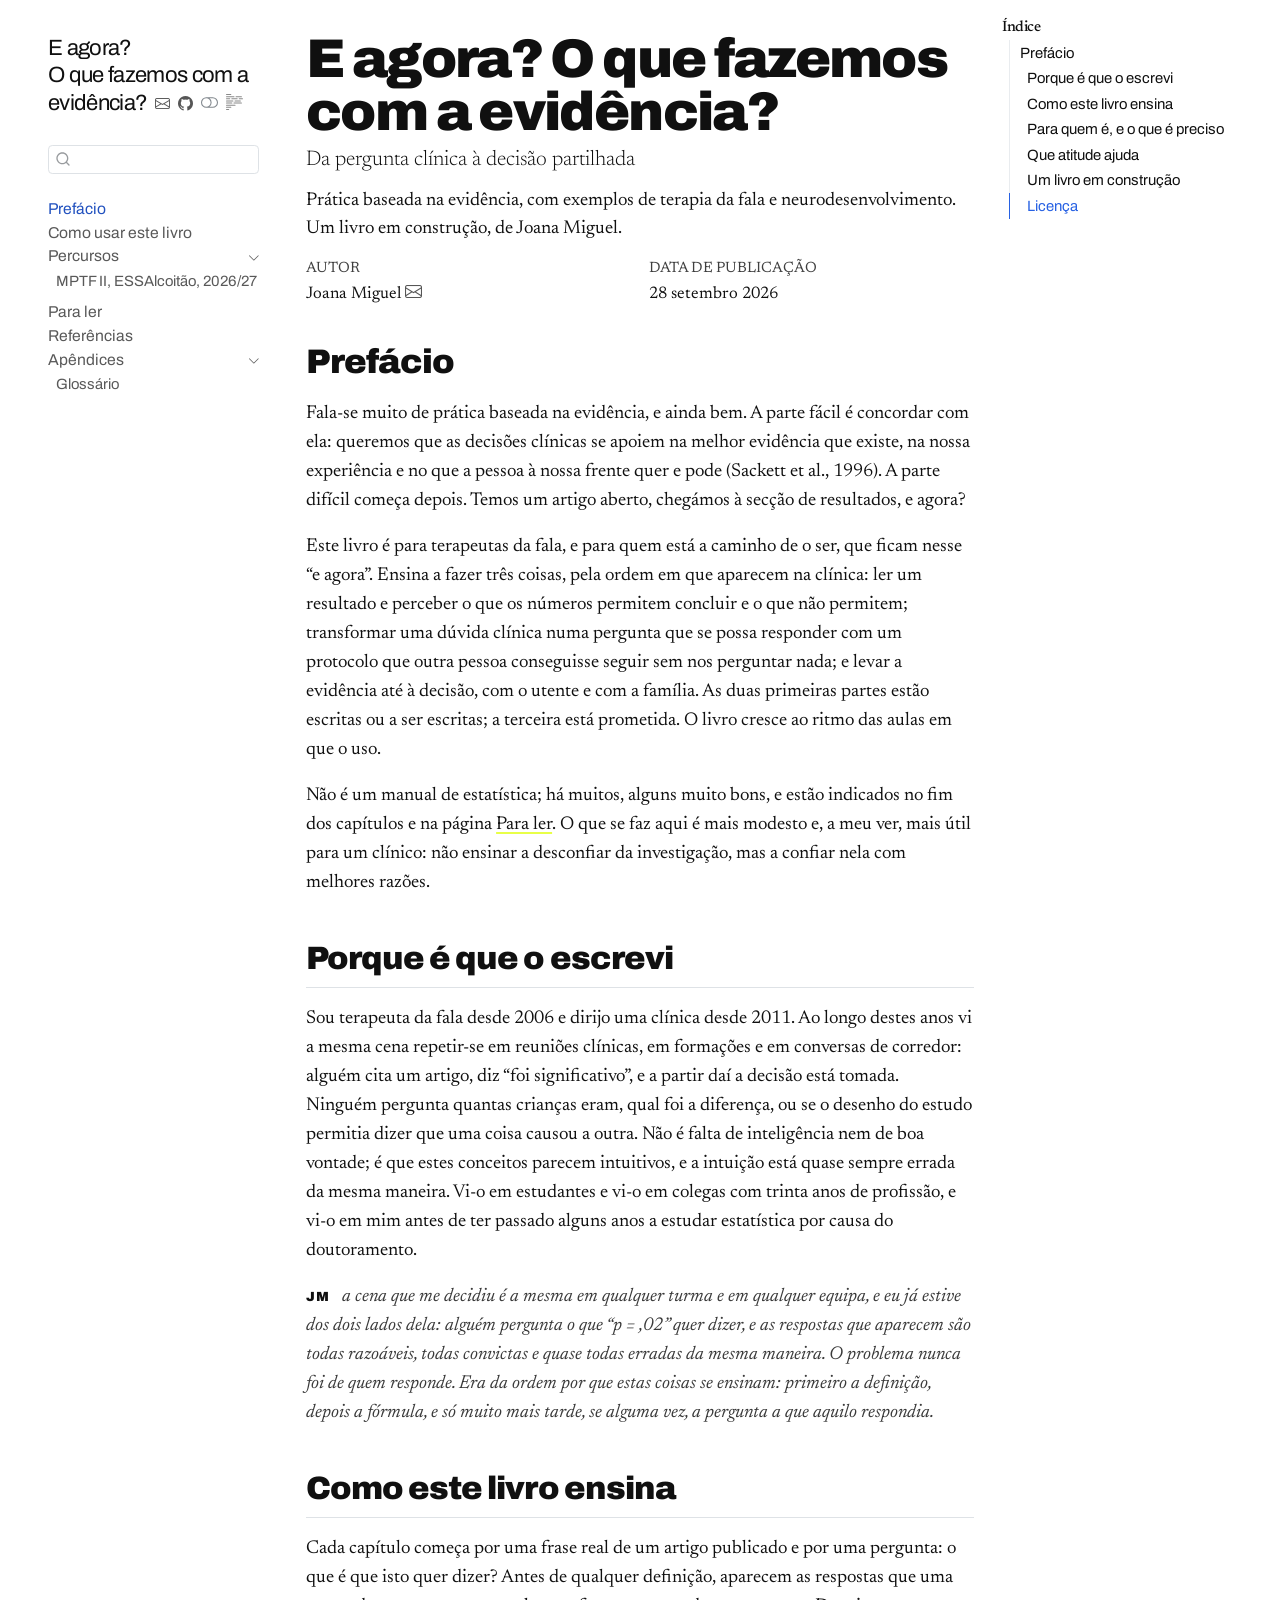
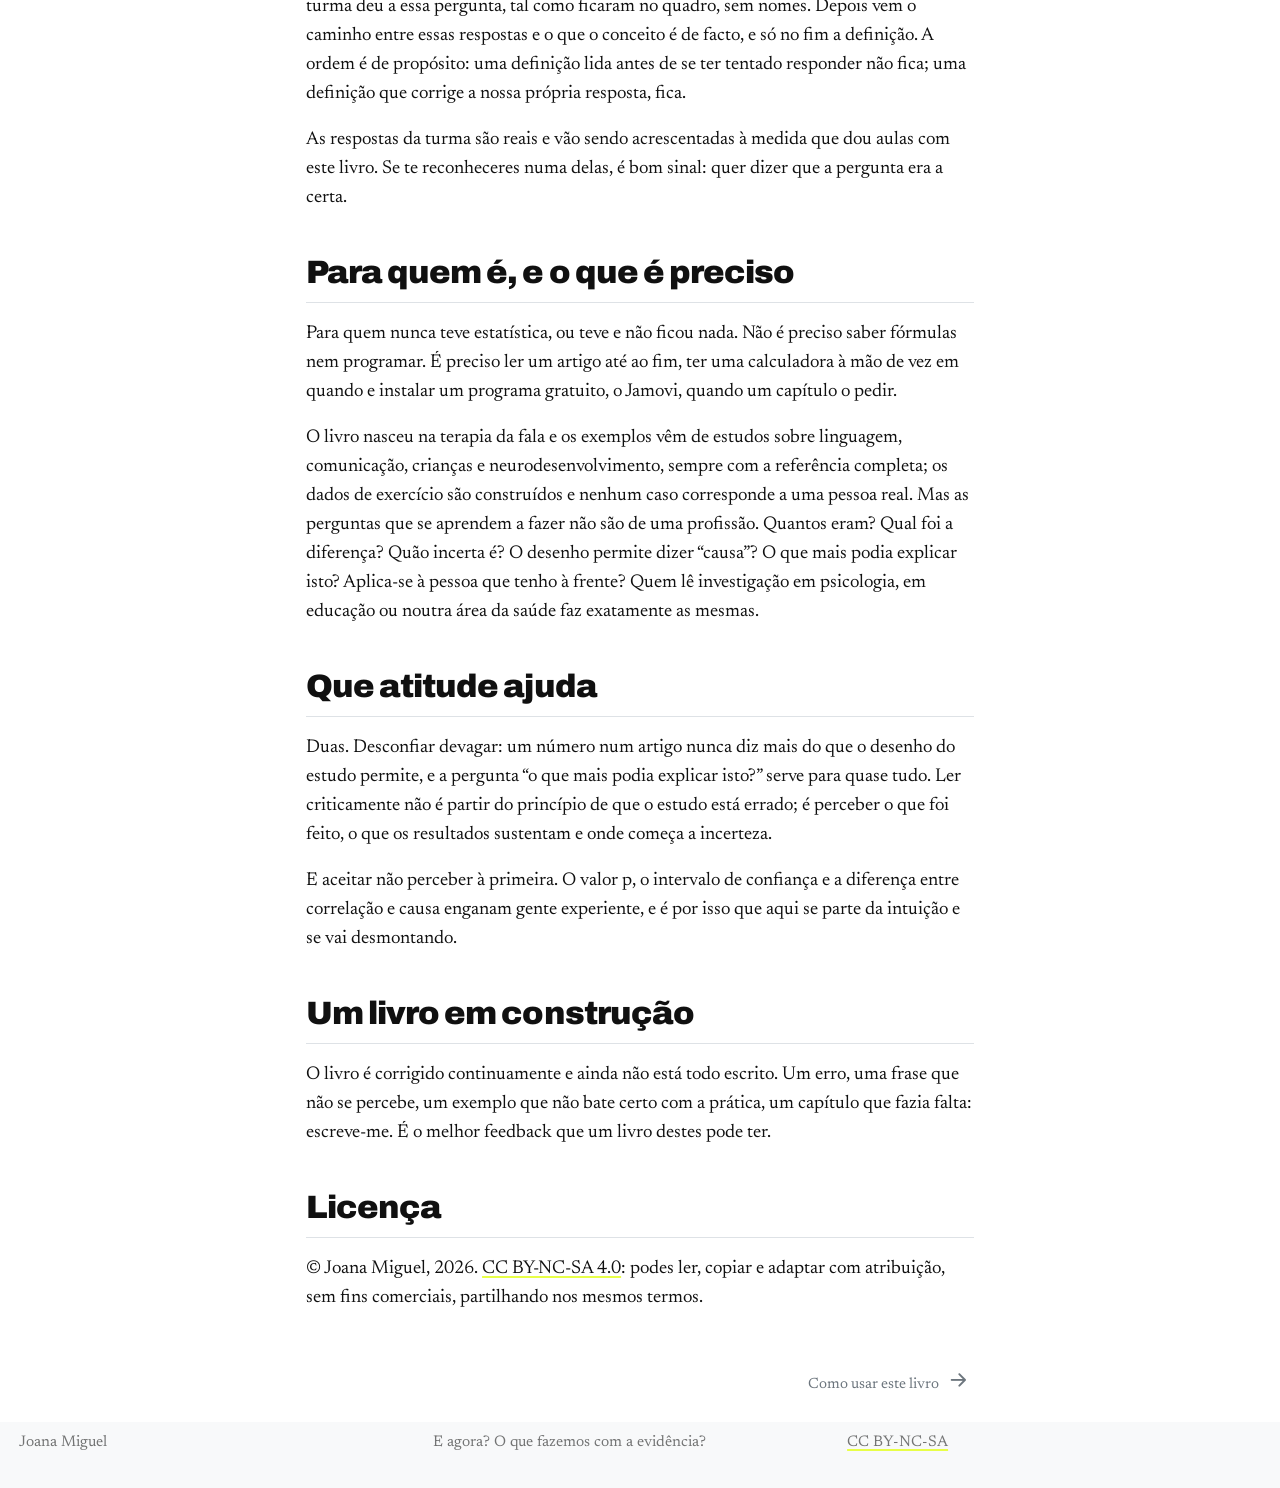
<file: index.html>
<!DOCTYPE html>
<html xmlns="http://www.w3.org/1999/xhtml" lang="pt-PT" xml:lang="pt-PT"><head>

<meta charset="utf-8">
<meta name="generator" content="quarto-1.10.18">

<meta name="viewport" content="width=device-width, initial-scale=1.0, user-scalable=yes">

<meta name="author" content="Joana Miguel">
<meta name="description" content="Prática baseada na evidência, com exemplos de terapia da fala e neurodesenvolvimento. Um livro em construção, de Joana Miguel.">

<title>E agora? O que fazemos com a evidência?</title>
<style>
/* Default styles provided by pandoc.
** See https://pandoc.org/MANUAL.html#variables-for-html for config info.
*/
span.smallcaps{font-variant: small-caps;}
div.columns{display: flex; gap: 1.5em;}
div.column{flex: auto;}
@media screen {
div.columns{gap: min(4vw, 1.5em);}
div.column{overflow-x: auto;}
}
div.hanging-indent{margin-left: 1.5em; text-indent: -1.5em;}
ul.task-list{list-style: none;}
ul.task-list li input[type="checkbox"] {
  width: 0.8em;
  margin: 0 0.8em 0.2em -1em; /* quarto-specific, see https://github.com/quarto-dev/quarto-cli/issues/4556 */ 
  vertical-align: middle;
}
/* CSS for citations */
div.csl-bib-body { }
div.csl-entry {
  clear: both;
  margin-bottom: 0em;
}
.hanging-indent div.csl-entry {
  margin-left:2em;
  text-indent:-2em;
}
div.csl-left-margin {
  min-width:2em;
  float:left;
}
div.csl-right-inline {
  margin-left:2em;
  padding-left:1em;
}
div.csl-indent {
  margin-left: 2em;
}</style>


<script src="site_libs/quarto-nav/quarto-nav.js"></script>
<script src="site_libs/quarto-nav/headroom.min.js"></script>
<script src="site_libs/clipboard/clipboard.min.js"></script>
<script src="site_libs/quarto-search/autocomplete.umd.js"></script>
<script src="site_libs/quarto-search/fuse.min.js"></script>
<script src="site_libs/quarto-search/quarto-search.js"></script>
<meta name="quarto:offset" content="./">
<link href="./como-usar.html" rel="next">
<script src="site_libs/quarto-html/quarto.js" type="module"></script>
<script src="site_libs/quarto-html/tabsets/tabsets.js" type="module"></script>
<script src="site_libs/quarto-html/popper.min.js"></script>
<script src="site_libs/quarto-html/tippy.umd.min.js"></script>
<script src="site_libs/quarto-html/anchor.min.js"></script>
<link href="site_libs/quarto-html/tippy.css" rel="stylesheet">
<link href="site_libs/quarto-html/quarto-syntax-highlighting-64a204ab8560d761af7679ceaba22944.css" rel="stylesheet" class="quarto-color-scheme" id="quarto-text-highlighting-styles">
<link href="site_libs/quarto-html/quarto-syntax-highlighting-dark-b85bc7c33db8c58e0ec93c3465666fed.css" rel="stylesheet" class="quarto-color-scheme quarto-color-alternate" id="quarto-text-highlighting-styles">
<link href="site_libs/quarto-html/quarto-syntax-highlighting-64a204ab8560d761af7679ceaba22944.css" rel="stylesheet" class="quarto-color-scheme-extra" id="quarto-text-highlighting-styles">
<script src="site_libs/bootstrap/bootstrap.min.js"></script>
<link href="site_libs/bootstrap/bootstrap-icons.css" rel="stylesheet">
<link href="site_libs/bootstrap/bootstrap-1e35e26ed42fbdbb4830d98ef92e4168.min.css" rel="stylesheet" append-hash="true" class="quarto-color-scheme" id="quarto-bootstrap" data-mode="light">
<link href="site_libs/bootstrap/bootstrap-dark-9081225e56676ee46993ba8046452d09.min.css" rel="stylesheet" append-hash="true" class="quarto-color-scheme quarto-color-alternate" id="quarto-bootstrap" data-mode="dark">
<link href="site_libs/bootstrap/bootstrap-1e35e26ed42fbdbb4830d98ef92e4168.min.css" rel="stylesheet" append-hash="true" class="quarto-color-scheme-extra" id="quarto-bootstrap" data-mode="light">
<script id="quarto-search-options" type="application/json">{
  "location": "sidebar",
  "copy-button": false,
  "collapse-after": 3,
  "panel-placement": "start",
  "type": "textbox",
  "limit": 50,
  "keyboard-shortcut": [
    "f",
    "/",
    "s"
  ],
  "show-item-context": false,
  "language": {
    "search-no-results-text": "Nenhum resultado",
    "search-matching-documents-text": "documentos correspondentes",
    "search-copy-link-title": "Copiar link para a busca",
    "search-hide-matches-text": "Esconder correspondências adicionais",
    "search-more-match-text": "mais correspondência neste documento",
    "search-more-matches-text": "mais correspondências neste documento",
    "search-clear-button-title": "Limpar",
    "search-text-placeholder": "",
    "search-detached-cancel-button-title": "Cancelar",
    "search-submit-button-title": "Enviar",
    "search-label": "Procurar"
  }
}</script>
<script src="quiz.js"></script>


<link rel="stylesheet" href="style.css">
</head>

<body class="nav-sidebar floating quarto-light"><script id="quarto-html-before-body" type="application/javascript">
    const toggleBodyColorMode = (bsSheetEl) => {
      const mode = bsSheetEl.getAttribute("data-mode");
      const bodyEl = window.document.querySelector("body");
      if (mode === "dark") {
        bodyEl.classList.add("quarto-dark");
        bodyEl.classList.remove("quarto-light");
      } else {
        bodyEl.classList.add("quarto-light");
        bodyEl.classList.remove("quarto-dark");
      }
    }
    const toggleBodyColorPrimary = () => {
      const bsSheetEl = window.document.querySelector("link#quarto-bootstrap:not([rel=disabled-stylesheet])");
      if (bsSheetEl) {
        toggleBodyColorMode(bsSheetEl);
      }
    }
    const setColorSchemeToggle = (alternate) => {
      const toggles = window.document.querySelectorAll('.quarto-color-scheme-toggle');
      for (let i=0; i < toggles.length; i++) {
        const toggle = toggles[i];
        if (toggle) {
          if (alternate) {
            toggle.classList.add("alternate");
          } else {
            toggle.classList.remove("alternate");
          }
        }
      }
    };
    const toggleColorMode = (alternate) => {
      // Switch the stylesheets
      const primaryStylesheets = window.document.querySelectorAll('link.quarto-color-scheme:not(.quarto-color-alternate)');
      const alternateStylesheets = window.document.querySelectorAll('link.quarto-color-scheme.quarto-color-alternate');
      manageTransitions('#quarto-margin-sidebar .nav-link', false);
      if (alternate) {
        // note: dark is layered on light, we don't disable primary!
        enableStylesheet(alternateStylesheets);
        for (const sheetNode of alternateStylesheets) {
          if (sheetNode.id === "quarto-bootstrap") {
            toggleBodyColorMode(sheetNode);
          }
        }
      } else {
        disableStylesheet(alternateStylesheets);
        enableStylesheet(primaryStylesheets)
        toggleBodyColorPrimary();
      }
      manageTransitions('#quarto-margin-sidebar .nav-link', true);
      // Switch the toggles
      setColorSchemeToggle(alternate)
      // Hack to workaround the fact that safari doesn't
      // properly recolor the scrollbar when toggling (#1455)
      if (navigator.userAgent.indexOf('Safari') > 0 && navigator.userAgent.indexOf('Chrome') == -1) {
        manageTransitions("body", false);
        window.scrollTo(0, 1);
        setTimeout(() => {
          window.scrollTo(0, 0);
          manageTransitions("body", true);
        }, 40);
      }
    }
    const disableStylesheet = (stylesheets) => {
      for (let i=0; i < stylesheets.length; i++) {
        const stylesheet = stylesheets[i];
        stylesheet.rel = 'disabled-stylesheet';
      }
    }
    const enableStylesheet = (stylesheets) => {
      for (let i=0; i < stylesheets.length; i++) {
        const stylesheet = stylesheets[i];
        if(stylesheet.rel !== 'stylesheet') { // for Chrome, which will still FOUC without this check
          stylesheet.rel = 'stylesheet';
        }
      }
    }
    const manageTransitions = (selector, allowTransitions) => {
      const els = window.document.querySelectorAll(selector);
      for (let i=0; i < els.length; i++) {
        const el = els[i];
        if (allowTransitions) {
          el.classList.remove('notransition');
        } else {
          el.classList.add('notransition');
        }
      }
    }
    const isFileUrl = () => {
      return window.location.protocol === 'file:';
    }
    const hasAlternateSentinel = () => {
      let styleSentinel = getColorSchemeSentinel();
      if (styleSentinel !== null) {
        return styleSentinel === "alternate";
      } else {
        return false;
      }
    }
    const setStyleSentinel = (alternate) => {
      const value = alternate ? "alternate" : "default";
      if (!isFileUrl()) {
        window.localStorage.setItem("quarto-color-scheme", value);
      } else {
        localAlternateSentinel = value;
      }
    }
    const getColorSchemeSentinel = () => {
      if (!isFileUrl()) {
        const storageValue = window.localStorage.getItem("quarto-color-scheme");
        return storageValue != null ? storageValue : localAlternateSentinel;
      } else {
        return localAlternateSentinel;
      }
    }
    const toggleGiscusIfUsed = (isAlternate, darkModeDefault) => {
      const baseTheme = document.querySelector('#giscus-base-theme')?.value ?? 'light';
      const alternateTheme = document.querySelector('#giscus-alt-theme')?.value ?? 'dark';
      let newTheme = '';
      if(authorPrefersDark) {
        newTheme = isAlternate ? baseTheme : alternateTheme;
      } else {
        newTheme = isAlternate ? alternateTheme : baseTheme;
      }
      const changeGiscusTheme = () => {
        // From: https://github.com/giscus/giscus/issues/336
        const sendMessage = (message) => {
          const iframe = document.querySelector('iframe.giscus-frame');
          if (!iframe) return;
          iframe.contentWindow.postMessage({ giscus: message }, 'https://giscus.app');
        }
        sendMessage({
          setConfig: {
            theme: newTheme
          }
        });
      }
      const isGiscussLoaded = window.document.querySelector('iframe.giscus-frame') !== null;
      if (isGiscussLoaded) {
        changeGiscusTheme();
      }
    };
    const authorPrefersDark = false;
    const darkModeDefault = authorPrefersDark;
      document.querySelector('link#quarto-text-highlighting-styles.quarto-color-scheme-extra').rel = 'disabled-stylesheet';
      document.querySelector('link#quarto-bootstrap.quarto-color-scheme-extra').rel = 'disabled-stylesheet';
    let localAlternateSentinel = darkModeDefault ? 'alternate' : 'default';
    // Dark / light mode switch
    window.quartoToggleColorScheme = () => {
      // Read the current dark / light value
      let toAlternate = !hasAlternateSentinel();
      toggleColorMode(toAlternate);
      setStyleSentinel(toAlternate);
      toggleGiscusIfUsed(toAlternate, darkModeDefault);
      window.dispatchEvent(new Event('resize'));
    };
    // Switch to dark mode if need be
    if (hasAlternateSentinel()) {
      toggleColorMode(true);
    } else {
      toggleColorMode(false);
    }
  </script>

<div id="quarto-search-results"></div>
  <header id="quarto-header" class="headroom fixed-top">
  <nav class="quarto-secondary-nav">
    <div class="container-fluid d-flex">
      <button type="button" class="quarto-btn-toggle btn" data-bs-toggle="collapse" role="button" data-bs-target=".quarto-sidebar-collapse-item" aria-controls="quarto-sidebar" aria-expanded="false" aria-label="Alternar barra lateral" onclick="if (window.quartoToggleHeadroom) { window.quartoToggleHeadroom(); }">
        <i class="bi bi-layout-text-sidebar-reverse"></i>
      </button>
        <nav class="quarto-page-breadcrumbs" aria-label="breadcrumb"><ol class="breadcrumb"><li class="breadcrumb-item"><a href="./index.html">Prefácio</a></li></ol></nav>
        <a class="flex-grow-1" role="navigation" data-bs-toggle="collapse" data-bs-target=".quarto-sidebar-collapse-item" aria-controls="quarto-sidebar" aria-expanded="false" aria-label="Alternar barra lateral" onclick="if (window.quartoToggleHeadroom) { window.quartoToggleHeadroom(); }">      
        </a>
      <button type="button" class="btn quarto-search-button" aria-label="Procurar" onclick="window.quartoOpenSearch();">
        <i class="bi bi-search"></i>
      </button>
    </div>
  </nav>
</header>
<!-- content -->
<div id="quarto-content" class="quarto-container page-columns page-rows-contents page-layout-article">
<!-- sidebar -->
  <nav id="quarto-sidebar" class="sidebar collapse collapse-horizontal quarto-sidebar-collapse-item sidebar-navigation floating overflow-auto">
    <div class="pt-lg-2 mt-2 text-left sidebar-header">
    <div class="sidebar-title mb-0 py-0">
      <a href="./">E agora?<br>O que fazemos com a evidência?</a> 
        <div class="sidebar-tools-main tools-wide">
    <a href="mailto:joana.miguel@caidi.pt" title="" class="quarto-navigation-tool px-1" aria-label=""><i class="bi bi-envelope"></i></a>
    <a href="https://github.com/JoBeaMi/e-agora" title="Código fonte" class="quarto-navigation-tool px-1" aria-label="Código fonte"><i class="bi bi-github"></i></a>
  <a href="" class="quarto-color-scheme-toggle quarto-navigation-tool  px-1" onclick="window.quartoToggleColorScheme(); return false;" title="Alternar modo escuro"><i class="bi"></i></a>
  <a href="" class="quarto-reader-toggle quarto-navigation-tool px-1" onclick="window.quartoToggleReader(); return false;" title="Alternar modo de leitor">
  <div class="quarto-reader-toggle-btn">
  <i class="bi"></i>
  </div>
</a>
</div>
    </div>
      </div>
        <div class="mt-2 flex-shrink-0 align-items-center">
        <div class="sidebar-search">
        <div id="quarto-search" class="" title="Procurar"></div>
        </div>
        </div>
    <div class="sidebar-menu-container"> 
    <ul class="list-unstyled mt-1">
        <li class="sidebar-item">
  <div class="sidebar-item-container"> 
  <a href="./index.html" class="sidebar-item-text sidebar-link active">
 <span class="menu-text">Prefácio</span></a>
  </div>
</li>
        <li class="sidebar-item">
  <div class="sidebar-item-container"> 
  <a href="./como-usar.html" class="sidebar-item-text sidebar-link">
 <span class="menu-text">Como usar este livro</span></a>
  </div>
</li>
        <li class="sidebar-item sidebar-item-section">
      <div class="sidebar-item-container"> 
            <a class="sidebar-item-text sidebar-link text-start" data-bs-toggle="collapse" data-bs-target="#quarto-sidebar-section-1" role="navigation" aria-expanded="true">
 <span class="menu-text">Percursos</span></a>
          <a class="sidebar-item-toggle text-start" data-bs-toggle="collapse" data-bs-target="#quarto-sidebar-section-1" role="navigation" aria-expanded="true" aria-label="Alternar seção">
            <i class="bi bi-chevron-right ms-2"></i>
          </a> 
      </div>
      <ul id="quarto-sidebar-section-1" class="collapse list-unstyled sidebar-section depth1 show">  
          <li class="sidebar-item">
  <div class="sidebar-item-container"> 
  <a href="./percursos/mptf-ii-2026.html" class="sidebar-item-text sidebar-link">
 <span class="menu-text">MPTF II, ESSAlcoitão, 2026/27</span></a>
  </div>
</li>
      </ul>
  </li>
        <li class="sidebar-item">
  <div class="sidebar-item-container"> 
  <a href="./bibliografia.html" class="sidebar-item-text sidebar-link">
 <span class="menu-text">Para ler</span></a>
  </div>
</li>
        <li class="sidebar-item">
  <div class="sidebar-item-container"> 
  <a href="./referencias.html" class="sidebar-item-text sidebar-link">
 <span class="menu-text">Referências</span></a>
  </div>
</li>
        <li class="sidebar-item sidebar-item-section">
      <div class="sidebar-item-container"> 
            <a class="sidebar-item-text sidebar-link text-start" data-bs-toggle="collapse" data-bs-target="#quarto-sidebar-section-2" role="navigation" aria-expanded="true">
 <span class="menu-text">Apêndices</span></a>
          <a class="sidebar-item-toggle text-start" data-bs-toggle="collapse" data-bs-target="#quarto-sidebar-section-2" role="navigation" aria-expanded="true" aria-label="Alternar seção">
            <i class="bi bi-chevron-right ms-2"></i>
          </a> 
      </div>
      <ul id="quarto-sidebar-section-2" class="collapse list-unstyled sidebar-section depth1 show">  
          <li class="sidebar-item">
  <div class="sidebar-item-container"> 
  <a href="./glossario.html" class="sidebar-item-text sidebar-link">
 <span class="menu-text">Glossário</span></a>
  </div>
</li>
      </ul>
  </li>
    </ul>
    </div>
</nav>
<div id="quarto-sidebar-glass" class="quarto-sidebar-collapse-item" data-bs-toggle="collapse" data-bs-target=".quarto-sidebar-collapse-item"></div>
<!-- margin-sidebar -->
    <div id="quarto-margin-sidebar" class="sidebar margin-sidebar">
        <nav id="TOC" role="doc-toc" class="toc-active">
    <h2 id="toc-title">Índice</h2>
   
  <ul>
  <li><a href="#prefácio" id="toc-prefácio" class="nav-link active" data-scroll-target="#prefácio">Prefácio</a>
  <ul class="collapse">
  <li><a href="#porque-é-que-o-escrevi" id="toc-porque-é-que-o-escrevi" class="nav-link" data-scroll-target="#porque-é-que-o-escrevi">Porque é que o escrevi</a></li>
  <li><a href="#como-este-livro-ensina" id="toc-como-este-livro-ensina" class="nav-link" data-scroll-target="#como-este-livro-ensina">Como este livro ensina</a></li>
  <li><a href="#para-quem-é-e-o-que-é-preciso" id="toc-para-quem-é-e-o-que-é-preciso" class="nav-link" data-scroll-target="#para-quem-é-e-o-que-é-preciso">Para quem é, e o que é preciso</a></li>
  <li><a href="#que-atitude-ajuda" id="toc-que-atitude-ajuda" class="nav-link" data-scroll-target="#que-atitude-ajuda">Que atitude ajuda</a></li>
  <li><a href="#um-livro-em-construção" id="toc-um-livro-em-construção" class="nav-link" data-scroll-target="#um-livro-em-construção">Um livro em construção</a></li>
  <li><a href="#licença" id="toc-licença" class="nav-link" data-scroll-target="#licença">Licença</a></li>
  </ul></li>
  </ul>
</nav>
    </div>
<!-- main -->
<main class="content" id="quarto-document-content">


<header id="title-block-header" class="quarto-title-block default">
<div class="quarto-title">
<h1 class="title">E agora? O que fazemos com a evidência?</h1>
<p class="subtitle lead">Da pergunta clínica à decisão partilhada</p>
</div>

<div>
  <div class="description">
    Prática baseada na evidência, com exemplos de terapia da fala e neurodesenvolvimento. Um livro em construção, de Joana Miguel.
  </div>
</div>


<div class="quarto-title-meta">

    <div>
    <div class="quarto-title-meta-heading">Autor</div>
    <div class="quarto-title-meta-contents">
             <p>Joana Miguel <a href="mailto:joana.miguel@caidi.pt" class="quarto-title-author-email"><i class="bi bi-envelope"></i></a> </p>
          </div>
  </div>
    
    <div>
    <div class="quarto-title-meta-heading">Data de Publicação</div>
    <div class="quarto-title-meta-contents">
      <p class="date">28 setembro 2026</p>
    </div>
  </div>
  
    
  </div>
  


</header>


<section id="prefácio" class="level1 unnumbered">
<h1 class="unnumbered">Prefácio</h1>
<p>Fala-se muito de prática baseada na evidência, e ainda bem. A parte fácil é concordar com ela: queremos que as decisões clínicas se apoiem na melhor evidência que existe, na nossa experiência e no que a pessoa à nossa frente quer e pode <span class="citation" data-cites="sackett1996">(<a href="referencias.html#ref-sackett1996" role="doc-biblioref">Sackett et al., 1996</a>)</span>. A parte difícil começa depois. Temos um artigo aberto, chegámos à secção de resultados, e agora?</p>
<p>Este livro é para terapeutas da fala, e para quem está a caminho de o ser, que ficam nesse “e agora”. Ensina a fazer três coisas, pela ordem em que aparecem na clínica: ler um resultado e perceber o que os números permitem concluir e o que não permitem; transformar uma dúvida clínica numa pergunta que se possa responder com um protocolo que outra pessoa conseguisse seguir sem nos perguntar nada; e levar a evidência até à decisão, com o utente e com a família. As duas primeiras partes estão escritas ou a ser escritas; a terceira está prometida. O livro cresce ao ritmo das aulas em que o uso.</p>
<p>Não é um manual de estatística; há muitos, alguns muito bons, e estão indicados no fim dos capítulos e na página <a href="./bibliografia.html">Para ler</a>. O que se faz aqui é mais modesto e, a meu ver, mais útil para um clínico: não ensinar a desconfiar da investigação, mas a confiar nela com melhores razões.</p>
<section id="porque-é-que-o-escrevi" class="level2">
<h2 class="anchored" data-anchor-id="porque-é-que-o-escrevi">Porque é que o escrevi</h2>
<p>Sou terapeuta da fala desde 2006 e dirijo uma clínica desde 2011. Ao longo destes anos vi a mesma cena repetir-se em reuniões clínicas, em formações e em conversas de corredor: alguém cita um artigo, diz “foi significativo”, e a partir daí a decisão está tomada. Ninguém pergunta quantas crianças eram, qual foi a diferença, ou se o desenho do estudo permitia dizer que uma coisa causou a outra. Não é falta de inteligência nem de boa vontade; é que estes conceitos parecem intuitivos, e a intuição está quase sempre errada da mesma maneira. Vi-o em estudantes e vi-o em colegas com trinta anos de profissão, e vi-o em mim antes de ter passado alguns anos a estudar estatística por causa do doutoramento.</p>
<div class="jm">
<p>a cena que me decidiu é a mesma em qualquer turma e em qualquer equipa, e eu já estive dos dois lados dela: alguém pergunta o que “p = ,02” quer dizer, e as respostas que aparecem são todas razoáveis, todas convictas e quase todas erradas da mesma maneira. O problema nunca foi de quem responde. Era da ordem por que estas coisas se ensinam: primeiro a definição, depois a fórmula, e só muito mais tarde, se alguma vez, a pergunta a que aquilo respondia.</p>
</div>
</section>
<section id="como-este-livro-ensina" class="level2">
<h2 class="anchored" data-anchor-id="como-este-livro-ensina">Como este livro ensina</h2>
<p>Cada capítulo começa por uma frase real de um artigo publicado e por uma pergunta: o que é que isto quer dizer? Antes de qualquer definição, aparecem as respostas que uma turma deu a essa pergunta, tal como ficaram no quadro, sem nomes. Depois vem o caminho entre essas respostas e o que o conceito é de facto, e só no fim a definição. A ordem é de propósito: uma definição lida antes de se ter tentado responder não fica; uma definição que corrige a nossa própria resposta, fica.</p>
<p>As respostas da turma são reais e vão sendo acrescentadas à medida que dou aulas com este livro. Se te reconheceres numa delas, é bom sinal: quer dizer que a pergunta era a certa.</p>
</section>
<section id="para-quem-é-e-o-que-é-preciso" class="level2">
<h2 class="anchored" data-anchor-id="para-quem-é-e-o-que-é-preciso">Para quem é, e o que é preciso</h2>
<p>Para quem nunca teve estatística, ou teve e não ficou nada. Não é preciso saber fórmulas nem programar. É preciso ler um artigo até ao fim, ter uma calculadora à mão de vez em quando e instalar um programa gratuito, o Jamovi, quando um capítulo o pedir.</p>
<p>O livro nasceu na terapia da fala e os exemplos vêm de estudos sobre linguagem, comunicação, crianças e neurodesenvolvimento, sempre com a referência completa; os dados de exercício são construídos e nenhum caso corresponde a uma pessoa real. Mas as perguntas que se aprendem a fazer não são de uma profissão. Quantos eram? Qual foi a diferença? Quão incerta é? O desenho permite dizer “causa”? O que mais podia explicar isto? Aplica-se à pessoa que tenho à frente? Quem lê investigação em psicologia, em educação ou noutra área da saúde faz exatamente as mesmas.</p>
</section>
<section id="que-atitude-ajuda" class="level2">
<h2 class="anchored" data-anchor-id="que-atitude-ajuda">Que atitude ajuda</h2>
<p>Duas. Desconfiar devagar: um número num artigo nunca diz mais do que o desenho do estudo permite, e a pergunta “o que mais podia explicar isto?” serve para quase tudo. Ler criticamente não é partir do princípio de que o estudo está errado; é perceber o que foi feito, o que os resultados sustentam e onde começa a incerteza.</p>
<p>E aceitar não perceber à primeira. O valor p, o intervalo de confiança e a diferença entre correlação e causa enganam gente experiente, e é por isso que aqui se parte da intuição e se vai desmontando.</p>
</section>
<section id="um-livro-em-construção" class="level2">
<h2 class="anchored" data-anchor-id="um-livro-em-construção">Um livro em construção</h2>
<p>O livro é corrigido continuamente e ainda não está todo escrito. Um erro, uma frase que não se percebe, um exemplo que não bate certo com a prática, um capítulo que fazia falta: escreve-me. É o melhor feedback que um livro destes pode ter.</p>
</section>
<section id="licença" class="level2">
<h2 class="anchored" data-anchor-id="licença">Licença</h2>
<p>© Joana Miguel, 2026. <a href="https://creativecommons.org/licenses/by-nc-sa/4.0/deed.pt">CC BY-NC-SA 4.0</a>: podes ler, copiar e adaptar com atribuição, sem fins comerciais, partilhando nos mesmos termos.</p>


<div id="refs" class="references csl-bib-body hanging-indent" data-entry-spacing="0" data-line-spacing="2" role="list" style="display: none">
<div id="ref-sackett1996" class="csl-entry" role="listitem">
Sackett, D. L., Rosenberg, W. M. C., Gray, J. A. M., Haynes, R. B., &amp; Richardson, W. S. (1996). Evidence based medicine: what it is and what it isn’t. <em>BMJ</em>, <em>312</em>(7023), 71–72. <a href="https://doi.org/10.1136/bmj.312.7023.71">https://doi.org/10.1136/bmj.312.7023.71</a>
</div>
</div>
</section>
</section>

</main> <!-- /main -->
<script id="quarto-html-after-body" type="application/javascript">
  window.document.addEventListener("DOMContentLoaded", function (event) {
    // Ensure there is a toggle, if there isn't float one in the top right
    if (window.document.querySelector('.quarto-color-scheme-toggle') === null) {
      const a = window.document.createElement('a');
      a.classList.add('top-right');
      a.classList.add('quarto-color-scheme-toggle');
      a.href = "";
      a.onclick = function() { try { window.quartoToggleColorScheme(); } catch {} return false; };
      const i = window.document.createElement("i");
      i.classList.add('bi');
      a.appendChild(i);
      window.document.body.appendChild(a);
    }
    setColorSchemeToggle(hasAlternateSentinel())
    const icon = "";
    const anchorJS = new window.AnchorJS();
    anchorJS.options = {
      placement: 'right',
      icon: icon
    };
    anchorJS.add('.anchored');
    const isCodeAnnotation = (el) => {
      for (const clz of el.classList) {
        if (clz.startsWith('code-annotation-')) {                     
          return true;
        }
      }
      return false;
    }
    const onCopySuccess = function(e) {
      // button target
      const button = e.trigger;
      // don't keep focus
      button.blur();
      // flash "checked"
      button.classList.add('code-copy-button-checked');
      var currentTitle = button.getAttribute("title");
      button.setAttribute("title", "Copiada");
      let tooltip;
      if (window.bootstrap) {
        button.setAttribute("data-bs-toggle", "tooltip");
        button.setAttribute("data-bs-placement", "left");
        button.setAttribute("data-bs-title", "Copiada");
        tooltip = new bootstrap.Tooltip(button, 
          { trigger: "manual", 
            customClass: "code-copy-button-tooltip",
            offset: [0, -8]});
        tooltip.show();    
      }
      setTimeout(function() {
        if (tooltip) {
          tooltip.hide();
          button.removeAttribute("data-bs-title");
          button.removeAttribute("data-bs-toggle");
          button.removeAttribute("data-bs-placement");
        }
        button.setAttribute("title", currentTitle);
        button.classList.remove('code-copy-button-checked');
      }, 1000);
      // clear code selection
      e.clearSelection();
    }
    const getTextToCopy = function(trigger) {
      const outerScaffold = trigger.parentElement.cloneNode(true);
      const codeEl = outerScaffold.querySelector('code');
      for (const childEl of codeEl.children) {
        if (isCodeAnnotation(childEl)) {
          childEl.remove();
        }
      }
      return codeEl.innerText;
    }
    const clipboard = new window.ClipboardJS('.code-copy-button:not([data-in-quarto-modal])', {
      text: getTextToCopy
    });
    clipboard.on('success', onCopySuccess);
    if (window.document.getElementById('quarto-embedded-source-code-modal')) {
      const clipboardModal = new window.ClipboardJS('.code-copy-button[data-in-quarto-modal]', {
        text: getTextToCopy,
        container: window.document.getElementById('quarto-embedded-source-code-modal')
      });
      clipboardModal.on('success', onCopySuccess);
    }
      var localhostRegex = new RegExp(/^(?:http|https):\/\/localhost\:?[0-9]*\//);
      var mailtoRegex = new RegExp(/^mailto:/);
        var filterRegex = new RegExp("https:\/\/joanamiguel\.pt\/e-agora\/");
      var isInternal = (href) => {
          return filterRegex.test(href) || localhostRegex.test(href) || mailtoRegex.test(href);
      }
      // Inspect non-navigation links and adorn them if external
     var links = window.document.querySelectorAll('a[href]:not(.nav-link):not(.navbar-brand):not(.toc-action):not(.sidebar-link):not(.sidebar-item-toggle):not(.pagination-link):not(.no-external):not([aria-hidden]):not(.dropdown-item):not(.quarto-navigation-tool):not(.about-link)');
      for (var i=0; i<links.length; i++) {
        const link = links[i];
        if (!isInternal(link.href)) {
          // undo the damage that might have been done by quarto-nav.js in the case of
          // links that we want to consider external
          if (link.dataset.originalHref !== undefined) {
            link.href = link.dataset.originalHref;
          }
            // target, if specified
            link.setAttribute("target", "_blank");
            if (link.getAttribute("rel") === null) {
              link.setAttribute("rel", "noopener");
            }
        }
      }
    function tippyHover(el, contentFn, onTriggerFn, onUntriggerFn) {
      const config = {
        allowHTML: true,
        maxWidth: 500,
        delay: 100,
        arrow: false,
        appendTo: function(el) {
            return el.parentElement;
        },
        interactive: true,
        interactiveBorder: 10,
        theme: 'quarto',
        placement: 'bottom-start',
      };
      if (contentFn) {
        config.content = contentFn;
      }
      if (onTriggerFn) {
        config.onTrigger = onTriggerFn;
      }
      if (onUntriggerFn) {
        config.onUntrigger = onUntriggerFn;
      }
      window.tippy(el, config); 
    }
    const noterefs = window.document.querySelectorAll('a[role="doc-noteref"]');
    for (var i=0; i<noterefs.length; i++) {
      const ref = noterefs[i];
      tippyHover(ref, function() {
        // use id or data attribute instead here
        let href = ref.getAttribute('data-footnote-href') || ref.getAttribute('href');
        try { href = new URL(href).hash; } catch {}
        const id = href.replace(/^#\/?/, "");
        const note = window.document.getElementById(id);
        if (note) {
          return note.innerHTML;
        } else {
          return "";
        }
      });
    }
    const xrefs = window.document.querySelectorAll('a.quarto-xref');
    const processXRef = (id, note) => {
      // Strip column container classes
      const stripColumnClz = (el) => {
        el.classList.remove("page-full", "page-columns");
        if (el.children) {
          for (const child of el.children) {
            stripColumnClz(child);
          }
        }
      }
      stripColumnClz(note)
      if (id === null || id.startsWith('sec-')) {
        // Special case sections, only their first couple elements
        const container = document.createElement("div");
        if (note.children && note.children.length > 2) {
          container.appendChild(note.children[0].cloneNode(true));
          for (let i = 1; i < note.children.length; i++) {
            const child = note.children[i];
            if (child.tagName === "P" && child.innerText === "") {
              continue;
            } else {
              container.appendChild(child.cloneNode(true));
              break;
            }
          }
          if (window.Quarto?.typesetMath) {
            window.Quarto.typesetMath(container);
          }
          return container.innerHTML
        } else {
          if (window.Quarto?.typesetMath) {
            window.Quarto.typesetMath(note);
          }
          return note.innerHTML;
        }
      } else {
        // Remove any anchor links if they are present
        const anchorLink = note.querySelector('a.anchorjs-link');
        if (anchorLink) {
          anchorLink.remove();
        }
        if (window.Quarto?.typesetMath) {
          window.Quarto.typesetMath(note);
        }
        if (note.classList.contains("callout")) {
          return note.outerHTML;
        } else {
          return note.innerHTML;
        }
      }
    }
    for (var i=0; i<xrefs.length; i++) {
      const xref = xrefs[i];
      tippyHover(xref, undefined, function(instance) {
        instance.disable();
        let url = xref.getAttribute('href');
        let hash = undefined; 
        if (url.startsWith('#')) {
          hash = url;
        } else {
          try { hash = new URL(url).hash; } catch {}
        }
        if (hash) {
          const id = hash.replace(/^#\/?/, "");
          const note = window.document.getElementById(id);
          if (note !== null) {
            try {
              const html = processXRef(id, note.cloneNode(true));
              instance.setContent(html);
            } finally {
              instance.enable();
              instance.show();
            }
          } else {
            // See if we can fetch this
            fetch(url.split('#')[0])
            .then(res => res.text())
            .then(html => {
              const parser = new DOMParser();
              const htmlDoc = parser.parseFromString(html, "text/html");
              const note = htmlDoc.getElementById(id);
              if (note !== null) {
                const html = processXRef(id, note);
                instance.setContent(html);
              } 
            }).finally(() => {
              instance.enable();
              instance.show();
            });
          }
        } else {
          // See if we can fetch a full url (with no hash to target)
          // This is a special case and we should probably do some content thinning / targeting
          fetch(url)
          .then(res => res.text())
          .then(html => {
            const parser = new DOMParser();
            const htmlDoc = parser.parseFromString(html, "text/html");
            const note = htmlDoc.querySelector('main.content');
            if (note !== null) {
              // This should only happen for chapter cross references
              // (since there is no id in the URL)
              // remove the first header
              if (note.children.length > 0 && note.children[0].tagName === "HEADER") {
                note.children[0].remove();
              }
              const html = processXRef(null, note);
              instance.setContent(html);
            } 
          }).finally(() => {
            instance.enable();
            instance.show();
          });
        }
      }, function(instance) {
      });
    }
        let selectedAnnoteEl;
        const selectorForAnnotation = ( cell, annotation) => {
          let cellAttr = 'data-code-cell="' + cell + '"';
          let lineAttr = 'data-code-annotation="' +  annotation + '"';
          const selector = 'span[' + cellAttr + '][' + lineAttr + ']';
          return selector;
        }
        const selectCodeLines = (annoteEl) => {
          const doc = window.document;
          const targetCell = annoteEl.getAttribute("data-target-cell");
          const targetAnnotation = annoteEl.getAttribute("data-target-annotation");
          const annoteSpan = window.document.querySelector(selectorForAnnotation(targetCell, targetAnnotation));
          const lines = annoteSpan.getAttribute("data-code-lines").split(",");
          const lineIds = lines.map((line) => {
            return targetCell + "-" + line;
          })
          let top = null;
          let height = null;
          let parent = null;
          if (lineIds.length > 0) {
              //compute the position of the single el (top and bottom and make a div)
              const el = window.document.getElementById(lineIds[0]);
              top = el.offsetTop;
              height = el.offsetHeight;
              parent = el.parentElement.parentElement;
            if (lineIds.length > 1) {
              const lastEl = window.document.getElementById(lineIds[lineIds.length - 1]);
              const bottom = lastEl.offsetTop + lastEl.offsetHeight;
              height = bottom - top;
            }
            if (top !== null && height !== null && parent !== null) {
              // cook up a div (if necessary) and position it 
              let div = window.document.getElementById("code-annotation-line-highlight");
              if (div === null) {
                div = window.document.createElement("div");
                div.setAttribute("id", "code-annotation-line-highlight");
                div.style.position = 'absolute';
                parent.appendChild(div);
              }
              div.style.top = top - 2 + "px";
              div.style.height = height + 4 + "px";
              div.style.left = 0;
              let gutterDiv = window.document.getElementById("code-annotation-line-highlight-gutter");
              if (gutterDiv === null) {
                gutterDiv = window.document.createElement("div");
                gutterDiv.setAttribute("id", "code-annotation-line-highlight-gutter");
                gutterDiv.style.position = 'absolute';
                const codeCell = window.document.getElementById(targetCell);
                const gutter = codeCell.querySelector('.code-annotation-gutter');
                gutter.appendChild(gutterDiv);
              }
              gutterDiv.style.top = top - 2 + "px";
              gutterDiv.style.height = height + 4 + "px";
            }
            selectedAnnoteEl = annoteEl;
          }
        };
        const unselectCodeLines = () => {
          const elementsIds = ["code-annotation-line-highlight", "code-annotation-line-highlight-gutter"];
          elementsIds.forEach((elId) => {
            const div = window.document.getElementById(elId);
            if (div) {
              div.remove();
            }
          });
          selectedAnnoteEl = undefined;
        };
          // Handle positioning of the toggle
      window.addEventListener(
        "resize",
        throttle(() => {
          elRect = undefined;
          if (selectedAnnoteEl) {
            selectCodeLines(selectedAnnoteEl);
          }
        }, 10)
      );
      function throttle(fn, ms) {
      let throttle = false;
      let timer;
        return (...args) => {
          if(!throttle) { // first call gets through
              fn.apply(this, args);
              throttle = true;
          } else { // all the others get throttled
              if(timer) clearTimeout(timer); // cancel #2
              timer = setTimeout(() => {
                fn.apply(this, args);
                timer = throttle = false;
              }, ms);
          }
        };
      }
        // Attach click handler to the DT
        const annoteDls = window.document.querySelectorAll('dt[data-target-cell]');
        for (const annoteDlNode of annoteDls) {
          annoteDlNode.addEventListener('click', (event) => {
            const clickedEl = event.target;
            if (clickedEl !== selectedAnnoteEl) {
              unselectCodeLines();
              const activeEl = window.document.querySelector('dt[data-target-cell].code-annotation-active');
              if (activeEl) {
                activeEl.classList.remove('code-annotation-active');
              }
              selectCodeLines(clickedEl);
              clickedEl.classList.add('code-annotation-active');
            } else {
              // Unselect the line
              unselectCodeLines();
              clickedEl.classList.remove('code-annotation-active');
            }
          });
        }
    const findCites = (el) => {
      const parentEl = el.parentElement;
      if (parentEl) {
        const cites = parentEl.dataset.cites;
        if (cites) {
          return {
            el,
            cites: cites.split(' ')
          };
        } else {
          return findCites(el.parentElement)
        }
      } else {
        return undefined;
      }
    };
    var bibliorefs = window.document.querySelectorAll('a[role="doc-biblioref"]');
    for (var i=0; i<bibliorefs.length; i++) {
      const ref = bibliorefs[i];
      const citeInfo = findCites(ref);
      if (citeInfo) {
        tippyHover(citeInfo.el, function() {
          var popup = window.document.createElement('div');
          citeInfo.cites.forEach(function(cite) {
            var citeDiv = window.document.createElement('div');
            citeDiv.classList.add('hanging-indent');
            citeDiv.classList.add('csl-entry');
            var biblioDiv = window.document.getElementById('ref-' + cite);
            if (biblioDiv) {
              citeDiv.innerHTML = biblioDiv.innerHTML;
            }
            popup.appendChild(citeDiv);
          });
          return popup.innerHTML;
        });
      }
    }
  });
  </script>
<nav class="page-navigation">
  <div class="nav-page nav-page-previous">
  </div>
  <div class="nav-page nav-page-next">
      <a href="./como-usar.html" class="pagination-link" aria-label="Como usar este livro">
        <span class="nav-page-text">Como usar este livro</span> <i class="bi bi-arrow-right-short"></i>
      </a>
  </div>
</nav>
</div> <!-- /content -->
<footer class="footer">
  <div class="nav-footer">
    <div class="nav-footer-left">
<p>Joana Miguel</p>
</div>   
    <div class="nav-footer-center">
<p>E agora? O que fazemos com a evidência?</p>
</div>
    <div class="nav-footer-right">
<p><a href="https://creativecommons.org/licenses/by-nc-sa/4.0/deed.pt">CC BY-NC-SA</a></p>
</div>
  </div>
</footer>




</body></html>
</file>
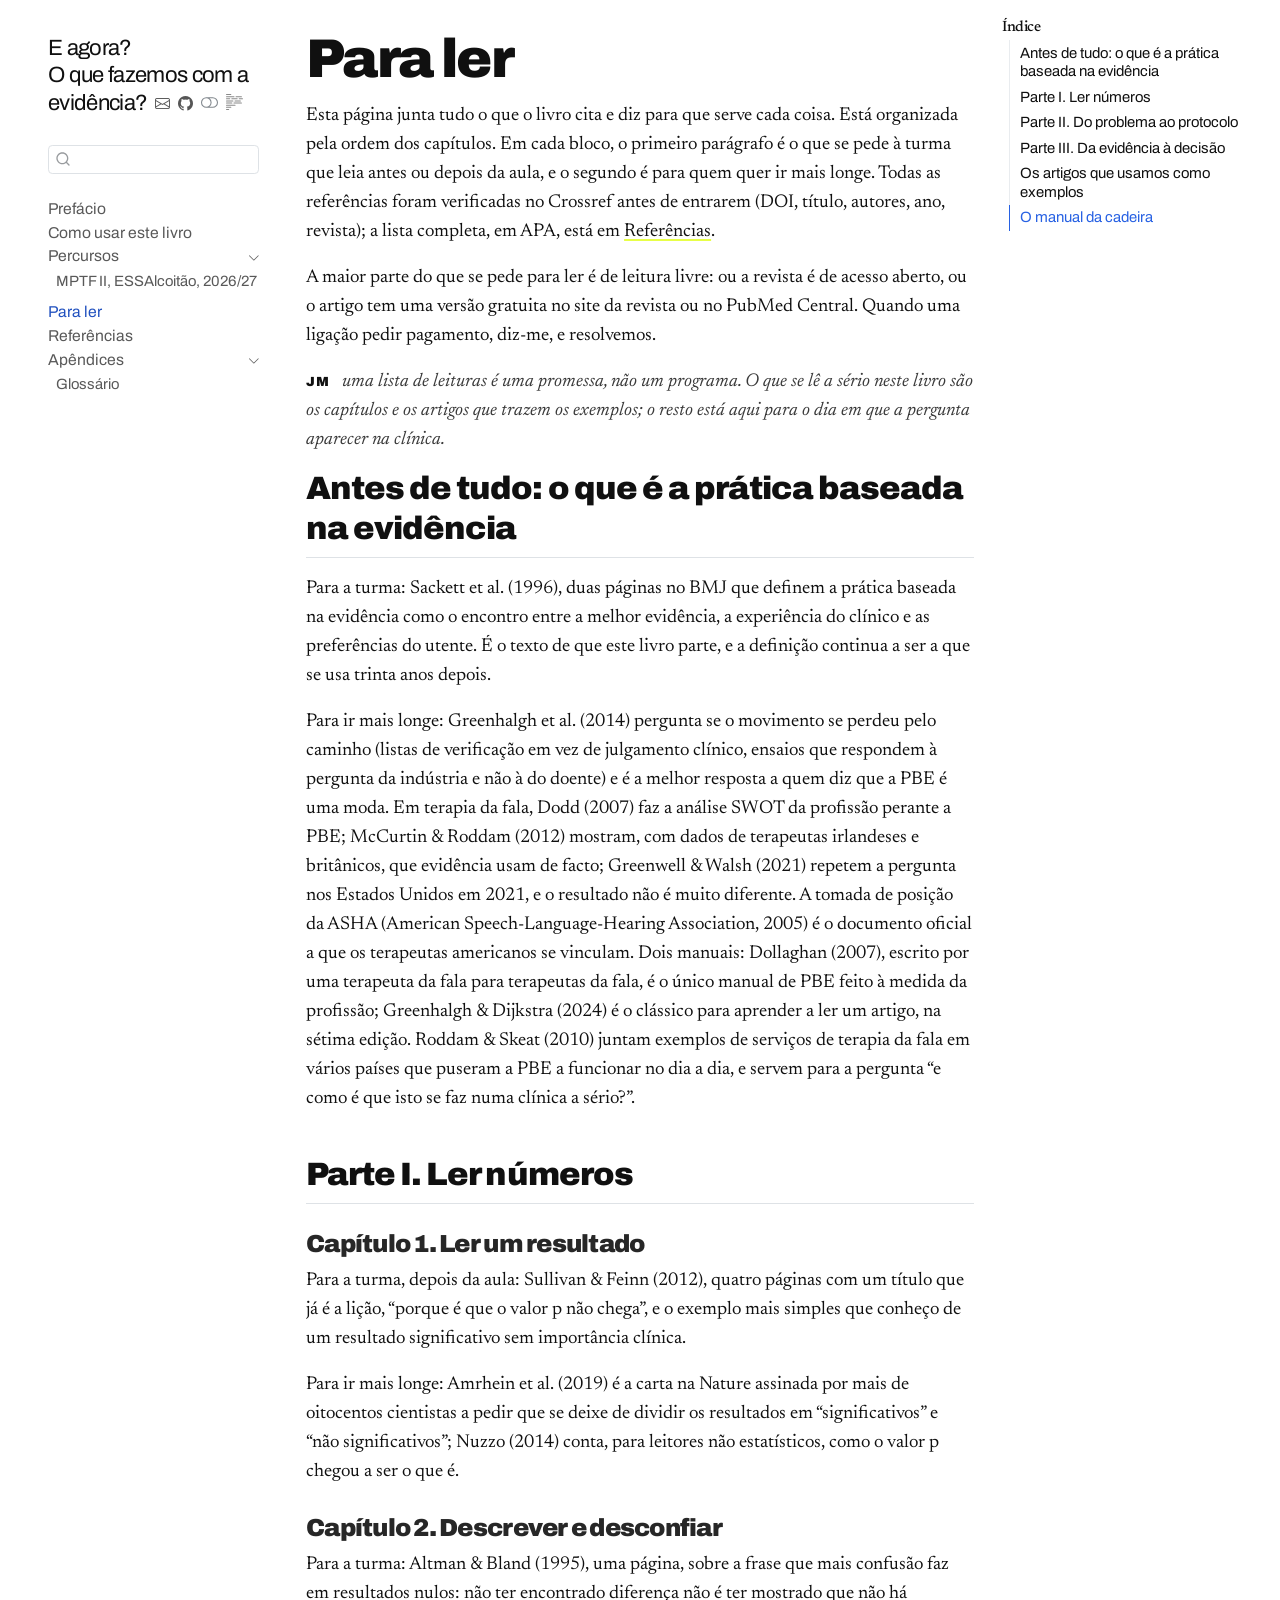
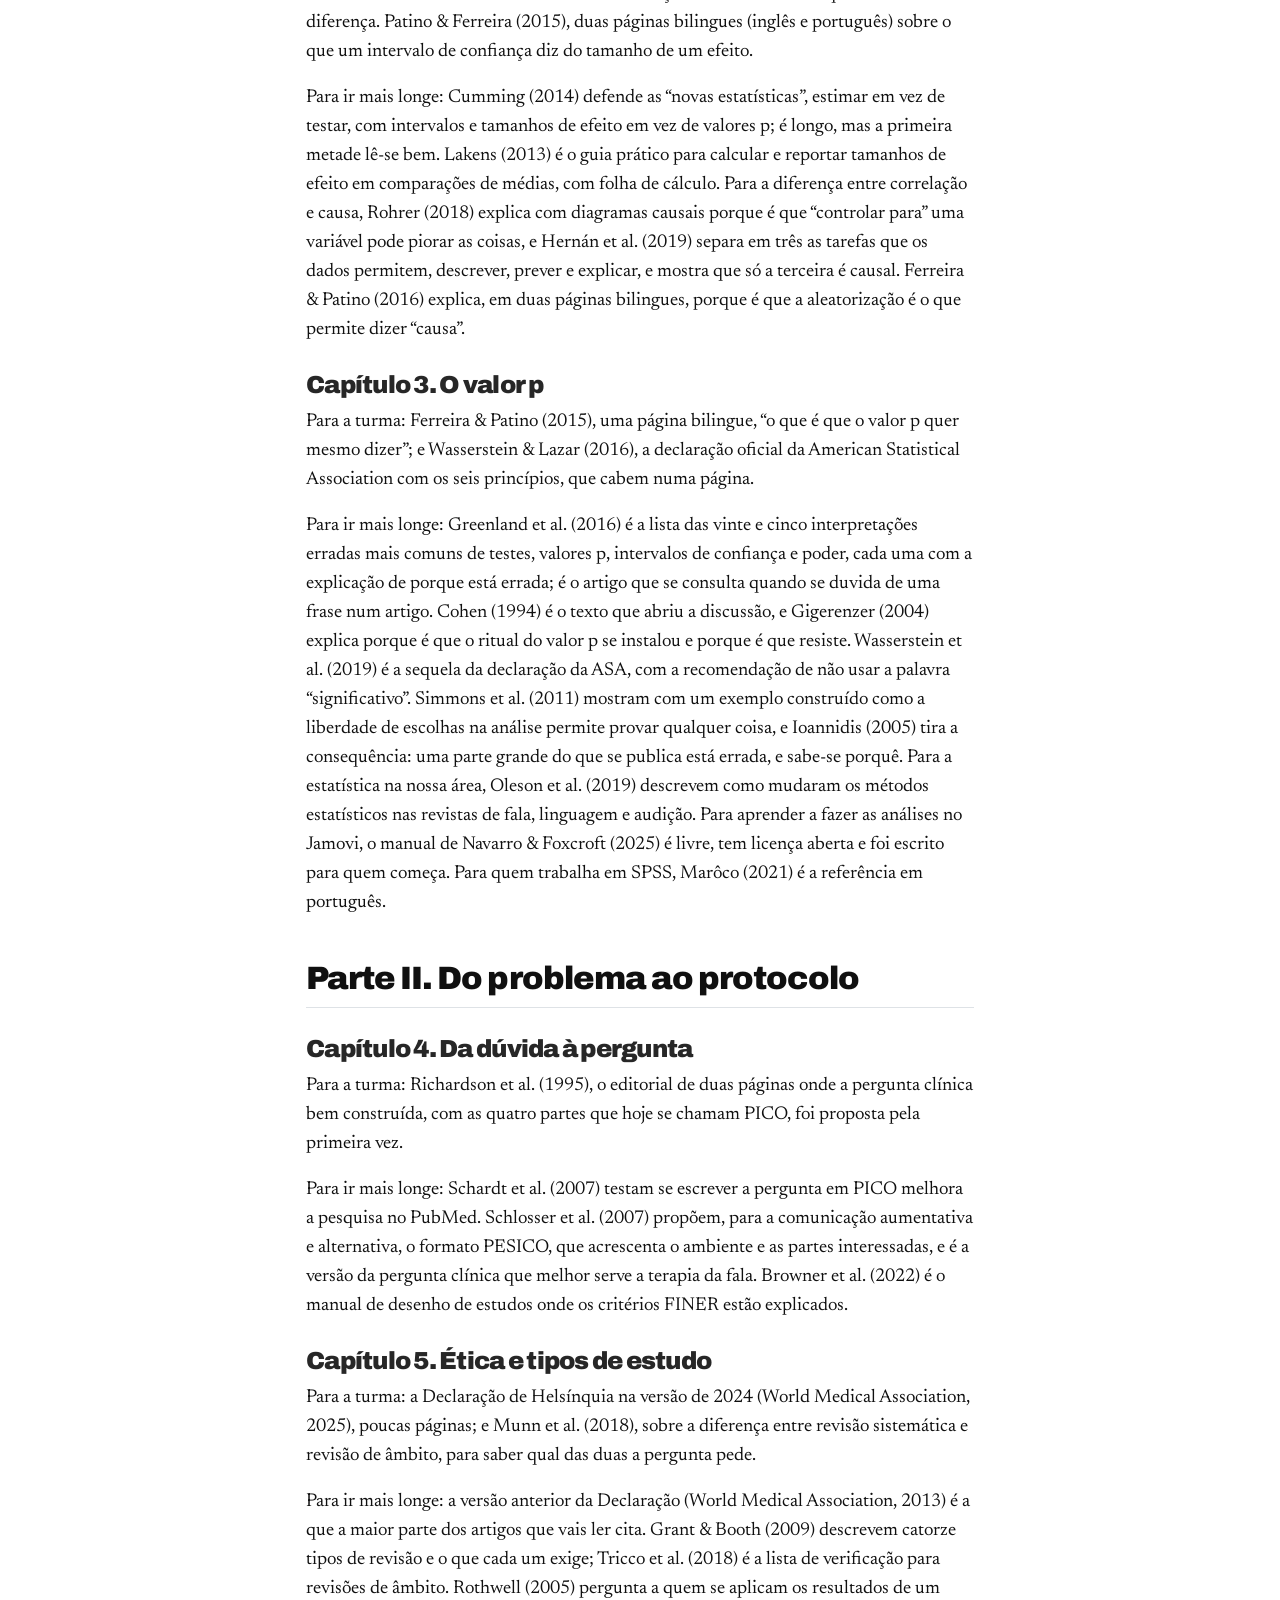
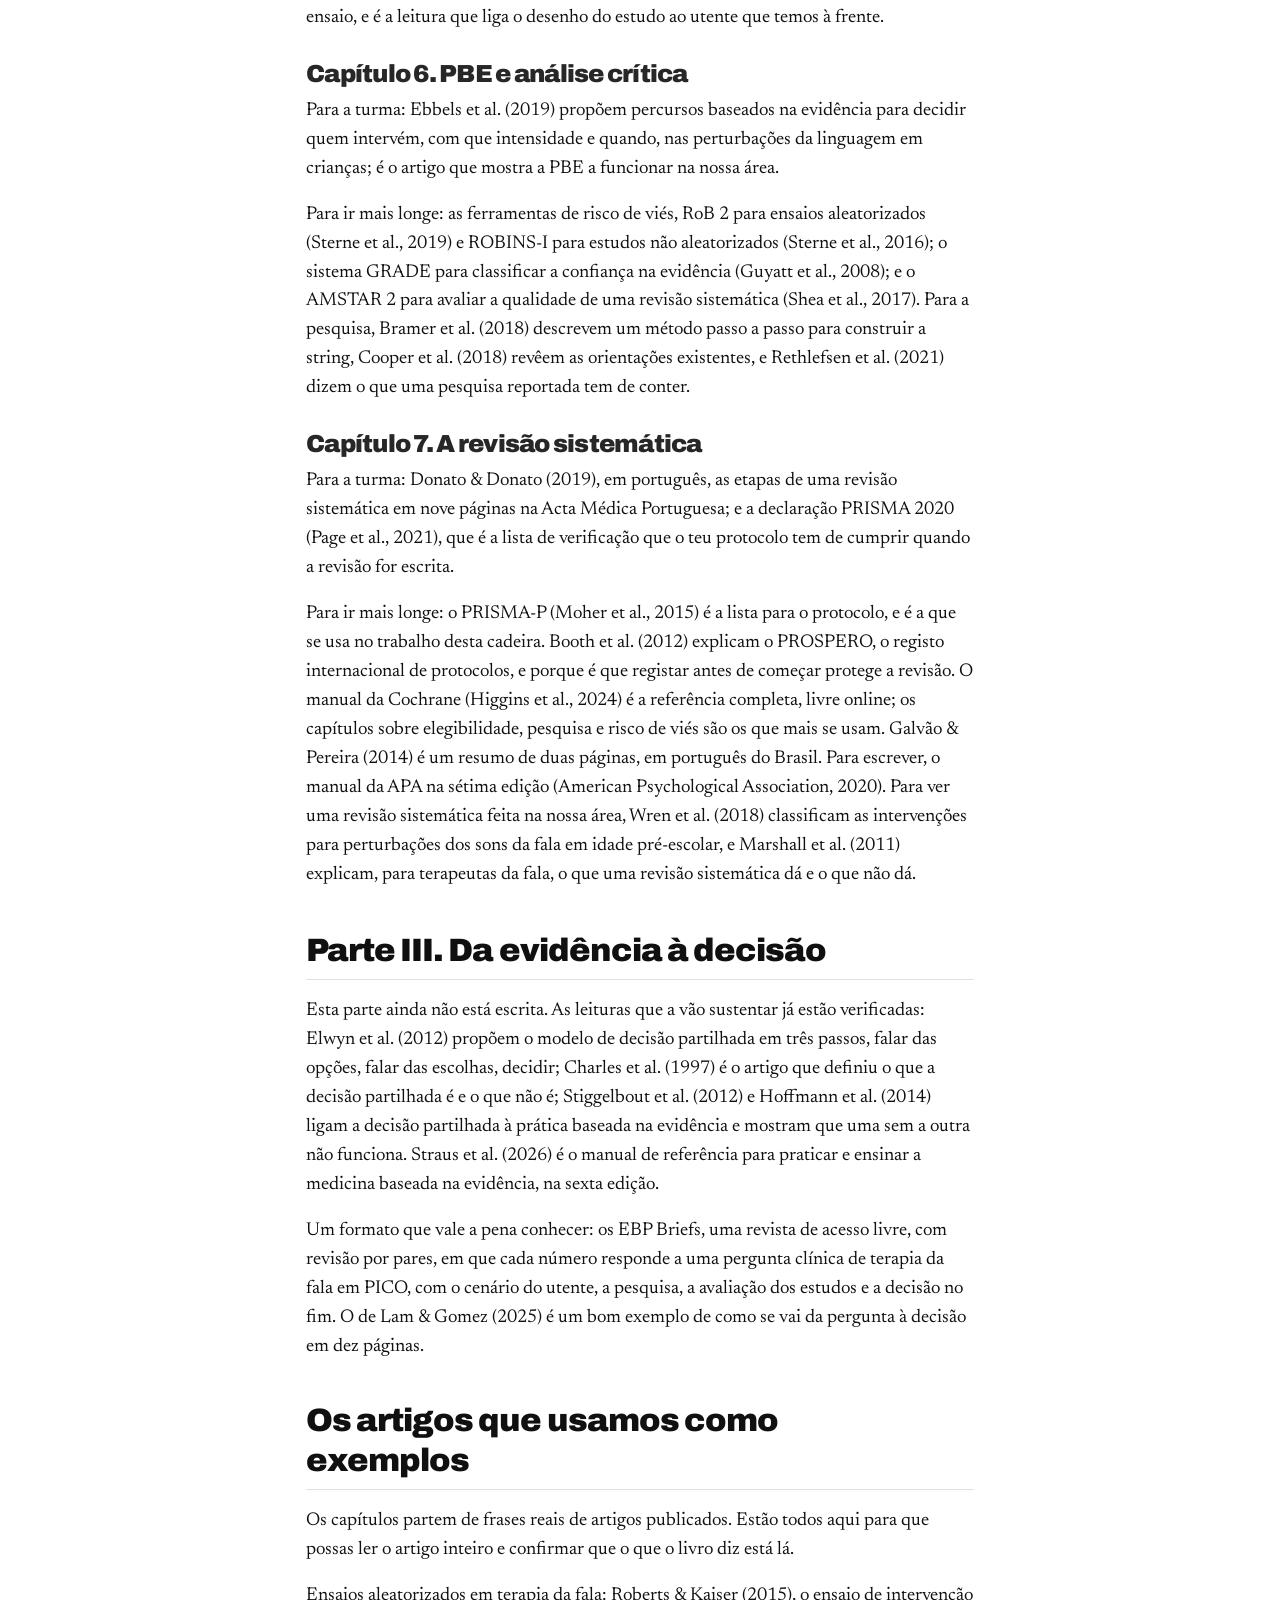
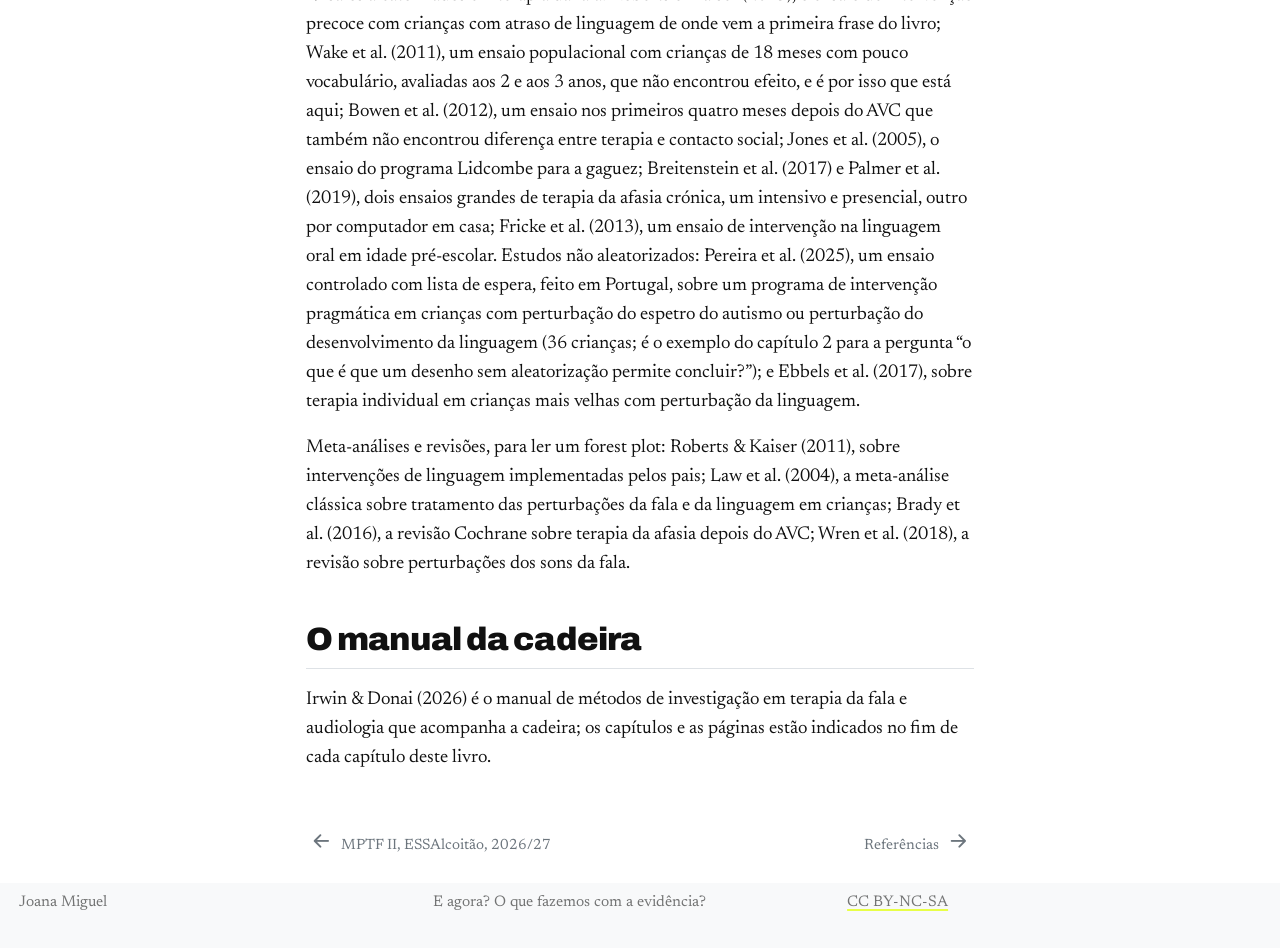
<file: bibliografia.html>
<!DOCTYPE html>
<html xmlns="http://www.w3.org/1999/xhtml" lang="pt-PT" xml:lang="pt-PT"><head>

<meta charset="utf-8">
<meta name="generator" content="quarto-1.10.18">

<meta name="viewport" content="width=device-width, initial-scale=1.0, user-scalable=yes">

<meta name="description" content="Prática baseada na evidência, com exemplos de terapia da fala e neurodesenvolvimento. Um livro em construção, de Joana Miguel.">

<title>Para ler – E agora? O que fazemos com a evidência?</title>
<style>
/* Default styles provided by pandoc.
** See https://pandoc.org/MANUAL.html#variables-for-html for config info.
*/
span.smallcaps{font-variant: small-caps;}
div.columns{display: flex; gap: 1.5em;}
div.column{flex: auto;}
@media screen {
div.columns{gap: min(4vw, 1.5em);}
div.column{overflow-x: auto;}
}
div.hanging-indent{margin-left: 1.5em; text-indent: -1.5em;}
ul.task-list{list-style: none;}
ul.task-list li input[type="checkbox"] {
  width: 0.8em;
  margin: 0 0.8em 0.2em -1em; /* quarto-specific, see https://github.com/quarto-dev/quarto-cli/issues/4556 */ 
  vertical-align: middle;
}
/* CSS for citations */
div.csl-bib-body { }
div.csl-entry {
  clear: both;
  margin-bottom: 0em;
}
.hanging-indent div.csl-entry {
  margin-left:2em;
  text-indent:-2em;
}
div.csl-left-margin {
  min-width:2em;
  float:left;
}
div.csl-right-inline {
  margin-left:2em;
  padding-left:1em;
}
div.csl-indent {
  margin-left: 2em;
}</style>


<script src="site_libs/quarto-nav/quarto-nav.js"></script>
<script src="site_libs/quarto-nav/headroom.min.js"></script>
<script src="site_libs/clipboard/clipboard.min.js"></script>
<script src="site_libs/quarto-search/autocomplete.umd.js"></script>
<script src="site_libs/quarto-search/fuse.min.js"></script>
<script src="site_libs/quarto-search/quarto-search.js"></script>
<meta name="quarto:offset" content="./">
<link href="./referencias.html" rel="next">
<link href="./percursos/mptf-ii-2026.html" rel="prev">
<script src="site_libs/quarto-html/quarto.js" type="module"></script>
<script src="site_libs/quarto-html/tabsets/tabsets.js" type="module"></script>
<script src="site_libs/quarto-html/popper.min.js"></script>
<script src="site_libs/quarto-html/tippy.umd.min.js"></script>
<script src="site_libs/quarto-html/anchor.min.js"></script>
<link href="site_libs/quarto-html/tippy.css" rel="stylesheet">
<link href="site_libs/quarto-html/quarto-syntax-highlighting-64a204ab8560d761af7679ceaba22944.css" rel="stylesheet" class="quarto-color-scheme" id="quarto-text-highlighting-styles">
<link href="site_libs/quarto-html/quarto-syntax-highlighting-dark-b85bc7c33db8c58e0ec93c3465666fed.css" rel="stylesheet" class="quarto-color-scheme quarto-color-alternate" id="quarto-text-highlighting-styles">
<link href="site_libs/quarto-html/quarto-syntax-highlighting-64a204ab8560d761af7679ceaba22944.css" rel="stylesheet" class="quarto-color-scheme-extra" id="quarto-text-highlighting-styles">
<script src="site_libs/bootstrap/bootstrap.min.js"></script>
<link href="site_libs/bootstrap/bootstrap-icons.css" rel="stylesheet">
<link href="site_libs/bootstrap/bootstrap-1e35e26ed42fbdbb4830d98ef92e4168.min.css" rel="stylesheet" append-hash="true" class="quarto-color-scheme" id="quarto-bootstrap" data-mode="light">
<link href="site_libs/bootstrap/bootstrap-dark-9081225e56676ee46993ba8046452d09.min.css" rel="stylesheet" append-hash="true" class="quarto-color-scheme quarto-color-alternate" id="quarto-bootstrap" data-mode="dark">
<link href="site_libs/bootstrap/bootstrap-1e35e26ed42fbdbb4830d98ef92e4168.min.css" rel="stylesheet" append-hash="true" class="quarto-color-scheme-extra" id="quarto-bootstrap" data-mode="light">
<script id="quarto-search-options" type="application/json">{
  "location": "sidebar",
  "copy-button": false,
  "collapse-after": 3,
  "panel-placement": "start",
  "type": "textbox",
  "limit": 50,
  "keyboard-shortcut": [
    "f",
    "/",
    "s"
  ],
  "show-item-context": false,
  "language": {
    "search-no-results-text": "Nenhum resultado",
    "search-matching-documents-text": "documentos correspondentes",
    "search-copy-link-title": "Copiar link para a busca",
    "search-hide-matches-text": "Esconder correspondências adicionais",
    "search-more-match-text": "mais correspondência neste documento",
    "search-more-matches-text": "mais correspondências neste documento",
    "search-clear-button-title": "Limpar",
    "search-text-placeholder": "",
    "search-detached-cancel-button-title": "Cancelar",
    "search-submit-button-title": "Enviar",
    "search-label": "Procurar"
  }
}</script>
<script src="quiz.js"></script>


<link rel="stylesheet" href="style.css">
</head>

<body class="nav-sidebar floating quarto-light"><script id="quarto-html-before-body" type="application/javascript">
    const toggleBodyColorMode = (bsSheetEl) => {
      const mode = bsSheetEl.getAttribute("data-mode");
      const bodyEl = window.document.querySelector("body");
      if (mode === "dark") {
        bodyEl.classList.add("quarto-dark");
        bodyEl.classList.remove("quarto-light");
      } else {
        bodyEl.classList.add("quarto-light");
        bodyEl.classList.remove("quarto-dark");
      }
    }
    const toggleBodyColorPrimary = () => {
      const bsSheetEl = window.document.querySelector("link#quarto-bootstrap:not([rel=disabled-stylesheet])");
      if (bsSheetEl) {
        toggleBodyColorMode(bsSheetEl);
      }
    }
    const setColorSchemeToggle = (alternate) => {
      const toggles = window.document.querySelectorAll('.quarto-color-scheme-toggle');
      for (let i=0; i < toggles.length; i++) {
        const toggle = toggles[i];
        if (toggle) {
          if (alternate) {
            toggle.classList.add("alternate");
          } else {
            toggle.classList.remove("alternate");
          }
        }
      }
    };
    const toggleColorMode = (alternate) => {
      // Switch the stylesheets
      const primaryStylesheets = window.document.querySelectorAll('link.quarto-color-scheme:not(.quarto-color-alternate)');
      const alternateStylesheets = window.document.querySelectorAll('link.quarto-color-scheme.quarto-color-alternate');
      manageTransitions('#quarto-margin-sidebar .nav-link', false);
      if (alternate) {
        // note: dark is layered on light, we don't disable primary!
        enableStylesheet(alternateStylesheets);
        for (const sheetNode of alternateStylesheets) {
          if (sheetNode.id === "quarto-bootstrap") {
            toggleBodyColorMode(sheetNode);
          }
        }
      } else {
        disableStylesheet(alternateStylesheets);
        enableStylesheet(primaryStylesheets)
        toggleBodyColorPrimary();
      }
      manageTransitions('#quarto-margin-sidebar .nav-link', true);
      // Switch the toggles
      setColorSchemeToggle(alternate)
      // Hack to workaround the fact that safari doesn't
      // properly recolor the scrollbar when toggling (#1455)
      if (navigator.userAgent.indexOf('Safari') > 0 && navigator.userAgent.indexOf('Chrome') == -1) {
        manageTransitions("body", false);
        window.scrollTo(0, 1);
        setTimeout(() => {
          window.scrollTo(0, 0);
          manageTransitions("body", true);
        }, 40);
      }
    }
    const disableStylesheet = (stylesheets) => {
      for (let i=0; i < stylesheets.length; i++) {
        const stylesheet = stylesheets[i];
        stylesheet.rel = 'disabled-stylesheet';
      }
    }
    const enableStylesheet = (stylesheets) => {
      for (let i=0; i < stylesheets.length; i++) {
        const stylesheet = stylesheets[i];
        if(stylesheet.rel !== 'stylesheet') { // for Chrome, which will still FOUC without this check
          stylesheet.rel = 'stylesheet';
        }
      }
    }
    const manageTransitions = (selector, allowTransitions) => {
      const els = window.document.querySelectorAll(selector);
      for (let i=0; i < els.length; i++) {
        const el = els[i];
        if (allowTransitions) {
          el.classList.remove('notransition');
        } else {
          el.classList.add('notransition');
        }
      }
    }
    const isFileUrl = () => {
      return window.location.protocol === 'file:';
    }
    const hasAlternateSentinel = () => {
      let styleSentinel = getColorSchemeSentinel();
      if (styleSentinel !== null) {
        return styleSentinel === "alternate";
      } else {
        return false;
      }
    }
    const setStyleSentinel = (alternate) => {
      const value = alternate ? "alternate" : "default";
      if (!isFileUrl()) {
        window.localStorage.setItem("quarto-color-scheme", value);
      } else {
        localAlternateSentinel = value;
      }
    }
    const getColorSchemeSentinel = () => {
      if (!isFileUrl()) {
        const storageValue = window.localStorage.getItem("quarto-color-scheme");
        return storageValue != null ? storageValue : localAlternateSentinel;
      } else {
        return localAlternateSentinel;
      }
    }
    const toggleGiscusIfUsed = (isAlternate, darkModeDefault) => {
      const baseTheme = document.querySelector('#giscus-base-theme')?.value ?? 'light';
      const alternateTheme = document.querySelector('#giscus-alt-theme')?.value ?? 'dark';
      let newTheme = '';
      if(authorPrefersDark) {
        newTheme = isAlternate ? baseTheme : alternateTheme;
      } else {
        newTheme = isAlternate ? alternateTheme : baseTheme;
      }
      const changeGiscusTheme = () => {
        // From: https://github.com/giscus/giscus/issues/336
        const sendMessage = (message) => {
          const iframe = document.querySelector('iframe.giscus-frame');
          if (!iframe) return;
          iframe.contentWindow.postMessage({ giscus: message }, 'https://giscus.app');
        }
        sendMessage({
          setConfig: {
            theme: newTheme
          }
        });
      }
      const isGiscussLoaded = window.document.querySelector('iframe.giscus-frame') !== null;
      if (isGiscussLoaded) {
        changeGiscusTheme();
      }
    };
    const authorPrefersDark = false;
    const darkModeDefault = authorPrefersDark;
      document.querySelector('link#quarto-text-highlighting-styles.quarto-color-scheme-extra').rel = 'disabled-stylesheet';
      document.querySelector('link#quarto-bootstrap.quarto-color-scheme-extra').rel = 'disabled-stylesheet';
    let localAlternateSentinel = darkModeDefault ? 'alternate' : 'default';
    // Dark / light mode switch
    window.quartoToggleColorScheme = () => {
      // Read the current dark / light value
      let toAlternate = !hasAlternateSentinel();
      toggleColorMode(toAlternate);
      setStyleSentinel(toAlternate);
      toggleGiscusIfUsed(toAlternate, darkModeDefault);
      window.dispatchEvent(new Event('resize'));
    };
    // Switch to dark mode if need be
    if (hasAlternateSentinel()) {
      toggleColorMode(true);
    } else {
      toggleColorMode(false);
    }
  </script>

<div id="quarto-search-results"></div>
  <header id="quarto-header" class="headroom fixed-top">
  <nav class="quarto-secondary-nav">
    <div class="container-fluid d-flex">
      <button type="button" class="quarto-btn-toggle btn" data-bs-toggle="collapse" role="button" data-bs-target=".quarto-sidebar-collapse-item" aria-controls="quarto-sidebar" aria-expanded="false" aria-label="Alternar barra lateral" onclick="if (window.quartoToggleHeadroom) { window.quartoToggleHeadroom(); }">
        <i class="bi bi-layout-text-sidebar-reverse"></i>
      </button>
        <nav class="quarto-page-breadcrumbs" aria-label="breadcrumb"><ol class="breadcrumb"><li class="breadcrumb-item"><a href="./bibliografia.html">Para ler</a></li></ol></nav>
        <a class="flex-grow-1" role="navigation" data-bs-toggle="collapse" data-bs-target=".quarto-sidebar-collapse-item" aria-controls="quarto-sidebar" aria-expanded="false" aria-label="Alternar barra lateral" onclick="if (window.quartoToggleHeadroom) { window.quartoToggleHeadroom(); }">      
        </a>
      <button type="button" class="btn quarto-search-button" aria-label="Procurar" onclick="window.quartoOpenSearch();">
        <i class="bi bi-search"></i>
      </button>
    </div>
  </nav>
</header>
<!-- content -->
<div id="quarto-content" class="quarto-container page-columns page-rows-contents page-layout-article">
<!-- sidebar -->
  <nav id="quarto-sidebar" class="sidebar collapse collapse-horizontal quarto-sidebar-collapse-item sidebar-navigation floating overflow-auto">
    <div class="pt-lg-2 mt-2 text-left sidebar-header">
    <div class="sidebar-title mb-0 py-0">
      <a href="./">E agora?<br>O que fazemos com a evidência?</a> 
        <div class="sidebar-tools-main tools-wide">
    <a href="mailto:joana.miguel@caidi.pt" title="" class="quarto-navigation-tool px-1" aria-label=""><i class="bi bi-envelope"></i></a>
    <a href="https://github.com/JoBeaMi/e-agora" title="Código fonte" class="quarto-navigation-tool px-1" aria-label="Código fonte"><i class="bi bi-github"></i></a>
  <a href="" class="quarto-color-scheme-toggle quarto-navigation-tool  px-1" onclick="window.quartoToggleColorScheme(); return false;" title="Alternar modo escuro"><i class="bi"></i></a>
  <a href="" class="quarto-reader-toggle quarto-navigation-tool px-1" onclick="window.quartoToggleReader(); return false;" title="Alternar modo de leitor">
  <div class="quarto-reader-toggle-btn">
  <i class="bi"></i>
  </div>
</a>
</div>
    </div>
      </div>
        <div class="mt-2 flex-shrink-0 align-items-center">
        <div class="sidebar-search">
        <div id="quarto-search" class="" title="Procurar"></div>
        </div>
        </div>
    <div class="sidebar-menu-container"> 
    <ul class="list-unstyled mt-1">
        <li class="sidebar-item">
  <div class="sidebar-item-container"> 
  <a href="./index.html" class="sidebar-item-text sidebar-link">
 <span class="menu-text">Prefácio</span></a>
  </div>
</li>
        <li class="sidebar-item">
  <div class="sidebar-item-container"> 
  <a href="./como-usar.html" class="sidebar-item-text sidebar-link">
 <span class="menu-text">Como usar este livro</span></a>
  </div>
</li>
        <li class="sidebar-item sidebar-item-section">
      <div class="sidebar-item-container"> 
            <a class="sidebar-item-text sidebar-link text-start" data-bs-toggle="collapse" data-bs-target="#quarto-sidebar-section-1" role="navigation" aria-expanded="true">
 <span class="menu-text">Percursos</span></a>
          <a class="sidebar-item-toggle text-start" data-bs-toggle="collapse" data-bs-target="#quarto-sidebar-section-1" role="navigation" aria-expanded="true" aria-label="Alternar seção">
            <i class="bi bi-chevron-right ms-2"></i>
          </a> 
      </div>
      <ul id="quarto-sidebar-section-1" class="collapse list-unstyled sidebar-section depth1 show">  
          <li class="sidebar-item">
  <div class="sidebar-item-container"> 
  <a href="./percursos/mptf-ii-2026.html" class="sidebar-item-text sidebar-link">
 <span class="menu-text">MPTF II, ESSAlcoitão, 2026/27</span></a>
  </div>
</li>
      </ul>
  </li>
        <li class="sidebar-item">
  <div class="sidebar-item-container"> 
  <a href="./bibliografia.html" class="sidebar-item-text sidebar-link active">
 <span class="menu-text">Para ler</span></a>
  </div>
</li>
        <li class="sidebar-item">
  <div class="sidebar-item-container"> 
  <a href="./referencias.html" class="sidebar-item-text sidebar-link">
 <span class="menu-text">Referências</span></a>
  </div>
</li>
        <li class="sidebar-item sidebar-item-section">
      <div class="sidebar-item-container"> 
            <a class="sidebar-item-text sidebar-link text-start" data-bs-toggle="collapse" data-bs-target="#quarto-sidebar-section-2" role="navigation" aria-expanded="true">
 <span class="menu-text">Apêndices</span></a>
          <a class="sidebar-item-toggle text-start" data-bs-toggle="collapse" data-bs-target="#quarto-sidebar-section-2" role="navigation" aria-expanded="true" aria-label="Alternar seção">
            <i class="bi bi-chevron-right ms-2"></i>
          </a> 
      </div>
      <ul id="quarto-sidebar-section-2" class="collapse list-unstyled sidebar-section depth1 show">  
          <li class="sidebar-item">
  <div class="sidebar-item-container"> 
  <a href="./glossario.html" class="sidebar-item-text sidebar-link">
 <span class="menu-text">Glossário</span></a>
  </div>
</li>
      </ul>
  </li>
    </ul>
    </div>
</nav>
<div id="quarto-sidebar-glass" class="quarto-sidebar-collapse-item" data-bs-toggle="collapse" data-bs-target=".quarto-sidebar-collapse-item"></div>
<!-- margin-sidebar -->
    <div id="quarto-margin-sidebar" class="sidebar margin-sidebar">
        <nav id="TOC" role="doc-toc" class="toc-active">
    <h2 id="toc-title">Índice</h2>
   
  <ul>
  <li><a href="#antes-de-tudo-o-que-é-a-prática-baseada-na-evidência" id="toc-antes-de-tudo-o-que-é-a-prática-baseada-na-evidência" class="nav-link active" data-scroll-target="#antes-de-tudo-o-que-é-a-prática-baseada-na-evidência">Antes de tudo: o que é a prática baseada na evidência</a></li>
  <li><a href="#parte-i.-ler-números" id="toc-parte-i.-ler-números" class="nav-link" data-scroll-target="#parte-i.-ler-números">Parte I. Ler números</a>
  <ul class="collapse">
  <li><a href="#capítulo-1.-ler-um-resultado" id="toc-capítulo-1.-ler-um-resultado" class="nav-link" data-scroll-target="#capítulo-1.-ler-um-resultado">Capítulo 1. Ler um resultado</a></li>
  <li><a href="#capítulo-2.-descrever-e-desconfiar" id="toc-capítulo-2.-descrever-e-desconfiar" class="nav-link" data-scroll-target="#capítulo-2.-descrever-e-desconfiar">Capítulo 2. Descrever e desconfiar</a></li>
  <li><a href="#capítulo-3.-o-valor-p" id="toc-capítulo-3.-o-valor-p" class="nav-link" data-scroll-target="#capítulo-3.-o-valor-p">Capítulo 3. O valor p</a></li>
  </ul></li>
  <li><a href="#parte-ii.-do-problema-ao-protocolo" id="toc-parte-ii.-do-problema-ao-protocolo" class="nav-link" data-scroll-target="#parte-ii.-do-problema-ao-protocolo">Parte II. Do problema ao protocolo</a>
  <ul class="collapse">
  <li><a href="#capítulo-4.-da-dúvida-à-pergunta" id="toc-capítulo-4.-da-dúvida-à-pergunta" class="nav-link" data-scroll-target="#capítulo-4.-da-dúvida-à-pergunta">Capítulo 4. Da dúvida à pergunta</a></li>
  <li><a href="#capítulo-5.-ética-e-tipos-de-estudo" id="toc-capítulo-5.-ética-e-tipos-de-estudo" class="nav-link" data-scroll-target="#capítulo-5.-ética-e-tipos-de-estudo">Capítulo 5. Ética e tipos de estudo</a></li>
  <li><a href="#capítulo-6.-pbe-e-análise-crítica" id="toc-capítulo-6.-pbe-e-análise-crítica" class="nav-link" data-scroll-target="#capítulo-6.-pbe-e-análise-crítica">Capítulo 6. PBE e análise crítica</a></li>
  <li><a href="#capítulo-7.-a-revisão-sistemática" id="toc-capítulo-7.-a-revisão-sistemática" class="nav-link" data-scroll-target="#capítulo-7.-a-revisão-sistemática">Capítulo 7. A revisão sistemática</a></li>
  </ul></li>
  <li><a href="#parte-iii.-da-evidência-à-decisão" id="toc-parte-iii.-da-evidência-à-decisão" class="nav-link" data-scroll-target="#parte-iii.-da-evidência-à-decisão">Parte III. Da evidência à decisão</a></li>
  <li><a href="#os-artigos-que-usamos-como-exemplos" id="toc-os-artigos-que-usamos-como-exemplos" class="nav-link" data-scroll-target="#os-artigos-que-usamos-como-exemplos">Os artigos que usamos como exemplos</a></li>
  <li><a href="#o-manual-da-cadeira" id="toc-o-manual-da-cadeira" class="nav-link" data-scroll-target="#o-manual-da-cadeira">O manual da cadeira</a></li>
  </ul>
</nav>
    </div>
<!-- main -->
<main class="content" id="quarto-document-content">


<header id="title-block-header" class="quarto-title-block default">
<div class="quarto-title">
<h1 class="title">Para ler</h1>
</div>



<div class="quarto-title-meta">

    
  
    
  </div>
  


</header>


<p>Esta página junta tudo o que o livro cita e diz para que serve cada coisa. Está organizada pela ordem dos capítulos. Em cada bloco, o primeiro parágrafo é o que se pede à turma que leia antes ou depois da aula, e o segundo é para quem quer ir mais longe. Todas as referências foram verificadas no Crossref antes de entrarem (DOI, título, autores, ano, revista); a lista completa, em APA, está em <a href="./referencias.html">Referências</a>.</p>
<p>A maior parte do que se pede para ler é de leitura livre: ou a revista é de acesso aberto, ou o artigo tem uma versão gratuita no site da revista ou no PubMed Central. Quando uma ligação pedir pagamento, diz-me, e resolvemos.</p>
<div class="jm">
<p>uma lista de leituras é uma promessa, não um programa. O que se lê a sério neste livro são os capítulos e os artigos que trazem os exemplos; o resto está aqui para o dia em que a pergunta aparecer na clínica.</p>
</div>
<section id="antes-de-tudo-o-que-é-a-prática-baseada-na-evidência" class="level2">
<h2 class="anchored" data-anchor-id="antes-de-tudo-o-que-é-a-prática-baseada-na-evidência">Antes de tudo: o que é a prática baseada na evidência</h2>
<p>Para a turma: <span class="citation" data-cites="sackett1996">Sackett et al. (<a href="referencias.html#ref-sackett1996" role="doc-biblioref">1996</a>)</span>, duas páginas no BMJ que definem a prática baseada na evidência como o encontro entre a melhor evidência, a experiência do clínico e as preferências do utente. É o texto de que este livro parte, e a definição continua a ser a que se usa trinta anos depois.</p>
<p>Para ir mais longe: <span class="citation" data-cites="greenhalgh2014">Greenhalgh et al. (<a href="referencias.html#ref-greenhalgh2014" role="doc-biblioref">2014</a>)</span> pergunta se o movimento se perdeu pelo caminho (listas de verificação em vez de julgamento clínico, ensaios que respondem à pergunta da indústria e não à do doente) e é a melhor resposta a quem diz que a PBE é uma moda. Em terapia da fala, <span class="citation" data-cites="dodd2007">Dodd (<a href="referencias.html#ref-dodd2007" role="doc-biblioref">2007</a>)</span> faz a análise SWOT da profissão perante a PBE; <span class="citation" data-cites="mccurtin2012">McCurtin &amp; Roddam (<a href="referencias.html#ref-mccurtin2012" role="doc-biblioref">2012</a>)</span> mostram, com dados de terapeutas irlandeses e britânicos, que evidência usam de facto; <span class="citation" data-cites="greenwell2021">Greenwell &amp; Walsh (<a href="referencias.html#ref-greenwell2021" role="doc-biblioref">2021</a>)</span> repetem a pergunta nos Estados Unidos em 2021, e o resultado não é muito diferente. A tomada de posição da ASHA <span class="citation" data-cites="asha2005">(<a href="referencias.html#ref-asha2005" role="doc-biblioref">American Speech-Language-Hearing Association, 2005</a>)</span> é o documento oficial a que os terapeutas americanos se vinculam. Dois manuais: <span class="citation" data-cites="dollaghan2007">Dollaghan (<a href="referencias.html#ref-dollaghan2007" role="doc-biblioref">2007</a>)</span>, escrito por uma terapeuta da fala para terapeutas da fala, é o único manual de PBE feito à medida da profissão; <span class="citation" data-cites="greenhalgh2024">Greenhalgh &amp; Dijkstra (<a href="referencias.html#ref-greenhalgh2024" role="doc-biblioref">2024</a>)</span> é o clássico para aprender a ler um artigo, na sétima edição. <span class="citation" data-cites="roddam2010">Roddam &amp; Skeat (<a href="referencias.html#ref-roddam2010" role="doc-biblioref">2010</a>)</span> juntam exemplos de serviços de terapia da fala em vários países que puseram a PBE a funcionar no dia a dia, e servem para a pergunta “e como é que isto se faz numa clínica a sério?”.</p>
</section>
<section id="parte-i.-ler-números" class="level2">
<h2 class="anchored" data-anchor-id="parte-i.-ler-números">Parte I. Ler números</h2>
<section id="capítulo-1.-ler-um-resultado" class="level3">
<h3 class="anchored" data-anchor-id="capítulo-1.-ler-um-resultado">Capítulo 1. Ler um resultado</h3>
<p>Para a turma, depois da aula: <span class="citation" data-cites="sullivan2012">Sullivan &amp; Feinn (<a href="referencias.html#ref-sullivan2012" role="doc-biblioref">2012</a>)</span>, quatro páginas com um título que já é a lição, “porque é que o valor p não chega”, e o exemplo mais simples que conheço de um resultado significativo sem importância clínica.</p>
<p>Para ir mais longe: <span class="citation" data-cites="amrhein2019">Amrhein et al. (<a href="referencias.html#ref-amrhein2019" role="doc-biblioref">2019</a>)</span> é a carta na Nature assinada por mais de oitocentos cientistas a pedir que se deixe de dividir os resultados em “significativos” e “não significativos”; <span class="citation" data-cites="nuzzo2014">Nuzzo (<a href="referencias.html#ref-nuzzo2014" role="doc-biblioref">2014</a>)</span> conta, para leitores não estatísticos, como o valor p chegou a ser o que é.</p>
</section>
<section id="capítulo-2.-descrever-e-desconfiar" class="level3">
<h3 class="anchored" data-anchor-id="capítulo-2.-descrever-e-desconfiar">Capítulo 2. Descrever e desconfiar</h3>
<p>Para a turma: <span class="citation" data-cites="altman1995">Altman &amp; Bland (<a href="referencias.html#ref-altman1995" role="doc-biblioref">1995</a>)</span>, uma página, sobre a frase que mais confusão faz em resultados nulos: não ter encontrado diferença não é ter mostrado que não há diferença. <span class="citation" data-cites="patino2015ic">Patino &amp; Ferreira (<a href="referencias.html#ref-patino2015ic" role="doc-biblioref">2015</a>)</span>, duas páginas bilingues (inglês e português) sobre o que um intervalo de confiança diz do tamanho de um efeito.</p>
<p>Para ir mais longe: <span class="citation" data-cites="cumming2014">Cumming (<a href="referencias.html#ref-cumming2014" role="doc-biblioref">2014</a>)</span> defende as “novas estatísticas”, estimar em vez de testar, com intervalos e tamanhos de efeito em vez de valores p; é longo, mas a primeira metade lê-se bem. <span class="citation" data-cites="lakens2013">Lakens (<a href="referencias.html#ref-lakens2013" role="doc-biblioref">2013</a>)</span> é o guia prático para calcular e reportar tamanhos de efeito em comparações de médias, com folha de cálculo. Para a diferença entre correlação e causa, <span class="citation" data-cites="rohrer2018">Rohrer (<a href="referencias.html#ref-rohrer2018" role="doc-biblioref">2018</a>)</span> explica com diagramas causais porque é que “controlar para” uma variável pode piorar as coisas, e <span class="citation" data-cites="hernan2019">Hernán et al. (<a href="referencias.html#ref-hernan2019" role="doc-biblioref">2019</a>)</span> separa em três as tarefas que os dados permitem, descrever, prever e explicar, e mostra que só a terceira é causal. <span class="citation" data-cites="ferreira2016">Ferreira &amp; Patino (<a href="referencias.html#ref-ferreira2016" role="doc-biblioref">2016</a>)</span> explica, em duas páginas bilingues, porque é que a aleatorização é o que permite dizer “causa”.</p>
</section>
<section id="capítulo-3.-o-valor-p" class="level3">
<h3 class="anchored" data-anchor-id="capítulo-3.-o-valor-p">Capítulo 3. O valor p</h3>
<p>Para a turma: <span class="citation" data-cites="ferreira2015p">Ferreira &amp; Patino (<a href="referencias.html#ref-ferreira2015p" role="doc-biblioref">2015</a>)</span>, uma página bilingue, “o que é que o valor p quer mesmo dizer”; e <span class="citation" data-cites="wasserstein2016">Wasserstein &amp; Lazar (<a href="referencias.html#ref-wasserstein2016" role="doc-biblioref">2016</a>)</span>, a declaração oficial da American Statistical Association com os seis princípios, que cabem numa página.</p>
<p>Para ir mais longe: <span class="citation" data-cites="greenland2016">Greenland et al. (<a href="referencias.html#ref-greenland2016" role="doc-biblioref">2016</a>)</span> é a lista das vinte e cinco interpretações erradas mais comuns de testes, valores p, intervalos de confiança e poder, cada uma com a explicação de porque está errada; é o artigo que se consulta quando se duvida de uma frase num artigo. <span class="citation" data-cites="cohen1994">Cohen (<a href="referencias.html#ref-cohen1994" role="doc-biblioref">1994</a>)</span> é o texto que abriu a discussão, e <span class="citation" data-cites="gigerenzer2004">Gigerenzer (<a href="referencias.html#ref-gigerenzer2004" role="doc-biblioref">2004</a>)</span> explica porque é que o ritual do valor p se instalou e porque é que resiste. <span class="citation" data-cites="wasserstein2019">Wasserstein et al. (<a href="referencias.html#ref-wasserstein2019" role="doc-biblioref">2019</a>)</span> é a sequela da declaração da ASA, com a recomendação de não usar a palavra “significativo”. <span class="citation" data-cites="simmons2011">Simmons et al. (<a href="referencias.html#ref-simmons2011" role="doc-biblioref">2011</a>)</span> mostram com um exemplo construído como a liberdade de escolhas na análise permite provar qualquer coisa, e <span class="citation" data-cites="ioannidis2005">Ioannidis (<a href="referencias.html#ref-ioannidis2005" role="doc-biblioref">2005</a>)</span> tira a consequência: uma parte grande do que se publica está errada, e sabe-se porquê. Para a estatística na nossa área, <span class="citation" data-cites="oleson2019">Oleson et al. (<a href="referencias.html#ref-oleson2019" role="doc-biblioref">2019</a>)</span> descrevem como mudaram os métodos estatísticos nas revistas de fala, linguagem e audição. Para aprender a fazer as análises no Jamovi, o manual de <span class="citation" data-cites="navarro2025">Navarro &amp; Foxcroft (<a href="referencias.html#ref-navarro2025" role="doc-biblioref">2025</a>)</span> é livre, tem licença aberta e foi escrito para quem começa. Para quem trabalha em SPSS, <span class="citation" data-cites="maroco2021">Marôco (<a href="referencias.html#ref-maroco2021" role="doc-biblioref">2021</a>)</span> é a referência em português.</p>
</section>
</section>
<section id="parte-ii.-do-problema-ao-protocolo" class="level2">
<h2 class="anchored" data-anchor-id="parte-ii.-do-problema-ao-protocolo">Parte II. Do problema ao protocolo</h2>
<section id="capítulo-4.-da-dúvida-à-pergunta" class="level3">
<h3 class="anchored" data-anchor-id="capítulo-4.-da-dúvida-à-pergunta">Capítulo 4. Da dúvida à pergunta</h3>
<p>Para a turma: <span class="citation" data-cites="richardson1995">Richardson et al. (<a href="referencias.html#ref-richardson1995" role="doc-biblioref">1995</a>)</span>, o editorial de duas páginas onde a pergunta clínica bem construída, com as quatro partes que hoje se chamam PICO, foi proposta pela primeira vez.</p>
<p>Para ir mais longe: <span class="citation" data-cites="schardt2007">Schardt et al. (<a href="referencias.html#ref-schardt2007" role="doc-biblioref">2007</a>)</span> testam se escrever a pergunta em PICO melhora a pesquisa no PubMed. <span class="citation" data-cites="schlosser2007">Schlosser et al. (<a href="referencias.html#ref-schlosser2007" role="doc-biblioref">2007</a>)</span> propõem, para a comunicação aumentativa e alternativa, o formato PESICO, que acrescenta o ambiente e as partes interessadas, e é a versão da pergunta clínica que melhor serve a terapia da fala. <span class="citation" data-cites="browner2022">Browner et al. (<a href="referencias.html#ref-browner2022" role="doc-biblioref">2022</a>)</span> é o manual de desenho de estudos onde os critérios FINER estão explicados.</p>
</section>
<section id="capítulo-5.-ética-e-tipos-de-estudo" class="level3">
<h3 class="anchored" data-anchor-id="capítulo-5.-ética-e-tipos-de-estudo">Capítulo 5. Ética e tipos de estudo</h3>
<p>Para a turma: a Declaração de Helsínquia na versão de 2024 <span class="citation" data-cites="wma2025">(<a href="referencias.html#ref-wma2025" role="doc-biblioref">World Medical Association, 2025</a>)</span>, poucas páginas; e <span class="citation" data-cites="munn2018">Munn et al. (<a href="referencias.html#ref-munn2018" role="doc-biblioref">2018</a>)</span>, sobre a diferença entre revisão sistemática e revisão de âmbito, para saber qual das duas a pergunta pede.</p>
<p>Para ir mais longe: a versão anterior da Declaração <span class="citation" data-cites="wma2013">(<a href="referencias.html#ref-wma2013" role="doc-biblioref">World Medical Association, 2013</a>)</span> é a que a maior parte dos artigos que vais ler cita. <span class="citation" data-cites="grant2009">Grant &amp; Booth (<a href="referencias.html#ref-grant2009" role="doc-biblioref">2009</a>)</span> descrevem catorze tipos de revisão e o que cada um exige; <span class="citation" data-cites="tricco2018">Tricco et al. (<a href="referencias.html#ref-tricco2018" role="doc-biblioref">2018</a>)</span> é a lista de verificação para revisões de âmbito. <span class="citation" data-cites="rothwell2005">Rothwell (<a href="referencias.html#ref-rothwell2005" role="doc-biblioref">2005</a>)</span> pergunta a quem se aplicam os resultados de um ensaio, e é a leitura que liga o desenho do estudo ao utente que temos à frente.</p>
</section>
<section id="capítulo-6.-pbe-e-análise-crítica" class="level3">
<h3 class="anchored" data-anchor-id="capítulo-6.-pbe-e-análise-crítica">Capítulo 6. PBE e análise crítica</h3>
<p>Para a turma: <span class="citation" data-cites="ebbels2019">Ebbels et al. (<a href="referencias.html#ref-ebbels2019" role="doc-biblioref">2019</a>)</span> propõem percursos baseados na evidência para decidir quem intervém, com que intensidade e quando, nas perturbações da linguagem em crianças; é o artigo que mostra a PBE a funcionar na nossa área.</p>
<p>Para ir mais longe: as ferramentas de risco de viés, RoB 2 para ensaios aleatorizados <span class="citation" data-cites="sterne2019">(<a href="referencias.html#ref-sterne2019" role="doc-biblioref">Sterne et al., 2019</a>)</span> e ROBINS-I para estudos não aleatorizados <span class="citation" data-cites="sterne2016">(<a href="referencias.html#ref-sterne2016" role="doc-biblioref">Sterne et al., 2016</a>)</span>; o sistema GRADE para classificar a confiança na evidência <span class="citation" data-cites="guyatt2008">(<a href="referencias.html#ref-guyatt2008" role="doc-biblioref">Guyatt et al., 2008</a>)</span>; e o AMSTAR 2 para avaliar a qualidade de uma revisão sistemática <span class="citation" data-cites="shea2017">(<a href="referencias.html#ref-shea2017" role="doc-biblioref">Shea et al., 2017</a>)</span>. Para a pesquisa, <span class="citation" data-cites="bramer2018">Bramer et al. (<a href="referencias.html#ref-bramer2018" role="doc-biblioref">2018</a>)</span> descrevem um método passo a passo para construir a string, <span class="citation" data-cites="cooper2018">Cooper et al. (<a href="referencias.html#ref-cooper2018" role="doc-biblioref">2018</a>)</span> revêem as orientações existentes, e <span class="citation" data-cites="rethlefsen2021">Rethlefsen et al. (<a href="referencias.html#ref-rethlefsen2021" role="doc-biblioref">2021</a>)</span> dizem o que uma pesquisa reportada tem de conter.</p>
</section>
<section id="capítulo-7.-a-revisão-sistemática" class="level3">
<h3 class="anchored" data-anchor-id="capítulo-7.-a-revisão-sistemática">Capítulo 7. A revisão sistemática</h3>
<p>Para a turma: <span class="citation" data-cites="donato2019">Donato &amp; Donato (<a href="referencias.html#ref-donato2019" role="doc-biblioref">2019</a>)</span>, em português, as etapas de uma revisão sistemática em nove páginas na Acta Médica Portuguesa; e a declaração PRISMA 2020 <span class="citation" data-cites="page2021prisma">(<a href="referencias.html#ref-page2021prisma" role="doc-biblioref">Page et al., 2021</a>)</span>, que é a lista de verificação que o teu protocolo tem de cumprir quando a revisão for escrita.</p>
<p>Para ir mais longe: o PRISMA-P <span class="citation" data-cites="moher2015prismap">(<a href="referencias.html#ref-moher2015prismap" role="doc-biblioref">Moher et al., 2015</a>)</span> é a lista para o protocolo, e é a que se usa no trabalho desta cadeira. <span class="citation" data-cites="booth2012">Booth et al. (<a href="referencias.html#ref-booth2012" role="doc-biblioref">2012</a>)</span> explicam o PROSPERO, o registo internacional de protocolos, e porque é que registar antes de começar protege a revisão. O manual da Cochrane <span class="citation" data-cites="higgins2024">(<a href="referencias.html#ref-higgins2024" role="doc-biblioref">Higgins et al., 2024</a>)</span> é a referência completa, livre online; os capítulos sobre elegibilidade, pesquisa e risco de viés são os que mais se usam. <span class="citation" data-cites="galvao2014">Galvão &amp; Pereira (<a href="referencias.html#ref-galvao2014" role="doc-biblioref">2014</a>)</span> é um resumo de duas páginas, em português do Brasil. Para escrever, o manual da APA na sétima edição <span class="citation" data-cites="apa2020">(<a href="referencias.html#ref-apa2020" role="doc-biblioref">American Psychological Association, 2020</a>)</span>. Para ver uma revisão sistemática feita na nossa área, <span class="citation" data-cites="wren2018">Wren et al. (<a href="referencias.html#ref-wren2018" role="doc-biblioref">2018</a>)</span> classificam as intervenções para perturbações dos sons da fala em idade pré-escolar, e <span class="citation" data-cites="marshall2011">Marshall et al. (<a href="referencias.html#ref-marshall2011" role="doc-biblioref">2011</a>)</span> explicam, para terapeutas da fala, o que uma revisão sistemática dá e o que não dá.</p>
</section>
</section>
<section id="parte-iii.-da-evidência-à-decisão" class="level2">
<h2 class="anchored" data-anchor-id="parte-iii.-da-evidência-à-decisão">Parte III. Da evidência à decisão</h2>
<p>Esta parte ainda não está escrita. As leituras que a vão sustentar já estão verificadas: <span class="citation" data-cites="elwyn2012">Elwyn et al. (<a href="referencias.html#ref-elwyn2012" role="doc-biblioref">2012</a>)</span> propõem o modelo de decisão partilhada em três passos, falar das opções, falar das escolhas, decidir; <span class="citation" data-cites="charles1997">Charles et al. (<a href="referencias.html#ref-charles1997" role="doc-biblioref">1997</a>)</span> é o artigo que definiu o que a decisão partilhada é e o que não é; <span class="citation" data-cites="stiggelbout2012">Stiggelbout et al. (<a href="referencias.html#ref-stiggelbout2012" role="doc-biblioref">2012</a>)</span> e <span class="citation" data-cites="hoffmann2014">Hoffmann et al. (<a href="referencias.html#ref-hoffmann2014" role="doc-biblioref">2014</a>)</span> ligam a decisão partilhada à prática baseada na evidência e mostram que uma sem a outra não funciona. <span class="citation" data-cites="straus2026">Straus et al. (<a href="referencias.html#ref-straus2026" role="doc-biblioref">2026</a>)</span> é o manual de referência para praticar e ensinar a medicina baseada na evidência, na sexta edição.</p>
<p>Um formato que vale a pena conhecer: os EBP Briefs, uma revista de acesso livre, com revisão por pares, em que cada número responde a uma pergunta clínica de terapia da fala em PICO, com o cenário do utente, a pesquisa, a avaliação dos estudos e a decisão no fim. O de <span class="citation" data-cites="lam2025">Lam &amp; Gomez (<a href="referencias.html#ref-lam2025" role="doc-biblioref">2025</a>)</span> é um bom exemplo de como se vai da pergunta à decisão em dez páginas.</p>
</section>
<section id="os-artigos-que-usamos-como-exemplos" class="level2">
<h2 class="anchored" data-anchor-id="os-artigos-que-usamos-como-exemplos">Os artigos que usamos como exemplos</h2>
<p>Os capítulos partem de frases reais de artigos publicados. Estão todos aqui para que possas ler o artigo inteiro e confirmar que o que o livro diz está lá.</p>
<p>Ensaios aleatorizados em terapia da fala: <span class="citation" data-cites="roberts2015">Roberts &amp; Kaiser (<a href="referencias.html#ref-roberts2015" role="doc-biblioref">2015</a>)</span>, o ensaio de intervenção precoce com crianças com atraso de linguagem de onde vem a primeira frase do livro; <span class="citation" data-cites="wake2011">Wake et al. (<a href="referencias.html#ref-wake2011" role="doc-biblioref">2011</a>)</span>, um ensaio populacional com crianças de 18 meses com pouco vocabulário, avaliadas aos 2 e aos 3 anos, que não encontrou efeito, e é por isso que está aqui; <span class="citation" data-cites="bowen2012">Bowen et al. (<a href="referencias.html#ref-bowen2012" role="doc-biblioref">2012</a>)</span>, um ensaio nos primeiros quatro meses depois do AVC que também não encontrou diferença entre terapia e contacto social; <span class="citation" data-cites="jones2005">Jones et al. (<a href="referencias.html#ref-jones2005" role="doc-biblioref">2005</a>)</span>, o ensaio do programa Lidcombe para a gaguez; <span class="citation" data-cites="breitenstein2017">Breitenstein et al. (<a href="referencias.html#ref-breitenstein2017" role="doc-biblioref">2017</a>)</span> e <span class="citation" data-cites="palmer2019">Palmer et al. (<a href="referencias.html#ref-palmer2019" role="doc-biblioref">2019</a>)</span>, dois ensaios grandes de terapia da afasia crónica, um intensivo e presencial, outro por computador em casa; <span class="citation" data-cites="fricke2013">Fricke et al. (<a href="referencias.html#ref-fricke2013" role="doc-biblioref">2013</a>)</span>, um ensaio de intervenção na linguagem oral em idade pré-escolar. Estudos não aleatorizados: <span class="citation" data-cites="pereira2025">Pereira et al. (<a href="referencias.html#ref-pereira2025" role="doc-biblioref">2025</a>)</span>, um ensaio controlado com lista de espera, feito em Portugal, sobre um programa de intervenção pragmática em crianças com perturbação do espetro do autismo ou perturbação do desenvolvimento da linguagem (36 crianças; é o exemplo do capítulo 2 para a pergunta “o que é que um desenho sem aleatorização permite concluir?”); e <span class="citation" data-cites="ebbels2017">Ebbels et al. (<a href="referencias.html#ref-ebbels2017" role="doc-biblioref">2017</a>)</span>, sobre terapia individual em crianças mais velhas com perturbação da linguagem.</p>
<p>Meta-análises e revisões, para ler um forest plot: <span class="citation" data-cites="roberts2011">Roberts &amp; Kaiser (<a href="referencias.html#ref-roberts2011" role="doc-biblioref">2011</a>)</span>, sobre intervenções de linguagem implementadas pelos pais; <span class="citation" data-cites="law2004">Law et al. (<a href="referencias.html#ref-law2004" role="doc-biblioref">2004</a>)</span>, a meta-análise clássica sobre tratamento das perturbações da fala e da linguagem em crianças; <span class="citation" data-cites="brady2016">Brady et al. (<a href="referencias.html#ref-brady2016" role="doc-biblioref">2016</a>)</span>, a revisão Cochrane sobre terapia da afasia depois do AVC; <span class="citation" data-cites="wren2018">Wren et al. (<a href="referencias.html#ref-wren2018" role="doc-biblioref">2018</a>)</span>, a revisão sobre perturbações dos sons da fala.</p>
</section>
<section id="o-manual-da-cadeira" class="level2">
<h2 class="anchored" data-anchor-id="o-manual-da-cadeira">O manual da cadeira</h2>
<p><span class="citation" data-cites="irwin2026">Irwin &amp; Donai (<a href="referencias.html#ref-irwin2026" role="doc-biblioref">2026</a>)</span> é o manual de métodos de investigação em terapia da fala e audiologia que acompanha a cadeira; os capítulos e as páginas estão indicados no fim de cada capítulo deste livro.</p>


<div id="refs" class="references csl-bib-body hanging-indent" data-entry-spacing="0" data-line-spacing="2" role="list" style="display: none">
<div id="ref-altman1995" class="csl-entry" role="listitem">
Altman, D. G., &amp; Bland, J. M. (1995). Statistics notes: Absence of evidence is not evidence of absence. <em>BMJ</em>, <em>311</em>(7003), 485. <a href="https://doi.org/10.1136/bmj.311.7003.485">https://doi.org/10.1136/bmj.311.7003.485</a>
</div>
<div id="ref-apa2020" class="csl-entry" role="listitem">
American Psychological Association. (2020). <em>Publication manual of the <span>American Psychological Association</span></em> (7.ª ed.). American Psychological Association. <a href="https://doi.org/10.1037/0000165-000">https://doi.org/10.1037/0000165-000</a>
</div>
<div id="ref-asha2005" class="csl-entry" role="listitem">
American Speech-Language-Hearing Association. (2005). <em>Evidence-based practice in communication disorders [Position statement]</em>. American Speech-Language-Hearing Association. <a href="https://doi.org/10.1044/policy.PS2005-00221">https://doi.org/10.1044/policy.PS2005-00221</a>
</div>
<div id="ref-amrhein2019" class="csl-entry" role="listitem">
Amrhein, V., Greenland, S., &amp; McShane, B. (2019). Scientists rise up against statistical significance. <em>Nature</em>, <em>567</em>(7748), 305–307. <a href="https://doi.org/10.1038/d41586-019-00857-9">https://doi.org/10.1038/d41586-019-00857-9</a>
</div>
<div id="ref-booth2012" class="csl-entry" role="listitem">
Booth, A., Clarke, M., Dooley, G., Ghersi, D., Moher, D., Petticrew, M., &amp; Stewart, L. (2012). The nuts and bolts of <span>PROSPERO</span>: an international prospective register of systematic reviews. <em>Systematic Reviews</em>, <em>1</em>(1), 2. <a href="https://doi.org/10.1186/2046-4053-1-2">https://doi.org/10.1186/2046-4053-1-2</a>
</div>
<div id="ref-bowen2012" class="csl-entry" role="listitem">
Bowen, A., Hesketh, A., Patchick, E., Young, A., Davies, L., Vail, A., Long, A. F., Watkins, C., Wilkinson, M., Pearl, G., Ralph, M. A. L., &amp; Tyrrell, P. (2012). Effectiveness of enhanced communication therapy in the first four months after stroke for aphasia and dysarthria: a randomised controlled trial. <em>BMJ</em>, <em>345</em>, e4407. <a href="https://doi.org/10.1136/bmj.e4407">https://doi.org/10.1136/bmj.e4407</a>
</div>
<div id="ref-brady2016" class="csl-entry" role="listitem">
Brady, M. C., Kelly, H., Godwin, J., Enderby, P., &amp; Campbell, P. (2016). Speech and language therapy for aphasia following stroke. <em>Cochrane Database of Systematic Reviews</em>, <em>2016</em>(6). <a href="https://doi.org/10.1002/14651858.CD000425.pub4">https://doi.org/10.1002/14651858.CD000425.pub4</a>
</div>
<div id="ref-bramer2018" class="csl-entry" role="listitem">
Bramer, W. M., De Jonge, G. B., Rethlefsen, M. L., Mast, F., &amp; Kleijnen, J. (2018). A systematic approach to searching: an efficient and complete method to develop literature searches. <em>Journal of the Medical Library Association</em>, <em>106</em>(4). <a href="https://doi.org/10.5195/jmla.2018.283">https://doi.org/10.5195/jmla.2018.283</a>
</div>
<div id="ref-breitenstein2017" class="csl-entry" role="listitem">
Breitenstein, C., Grewe, T., Flöel, A., Ziegler, W., Springer, L., Martus, P., Huber, W., Willmes, K., Ringelstein, E. B., Haeusler, K. G., Abel, S., Glindemann, R., Domahs, F., Regenbrecht, F., Schlenck, K. J., Thomas, M., Obrig, H., Langen, E. de, Rocker, R., … Bamborschke, S. (2017). Intensive speech and language therapy in patients with chronic aphasia after stroke: a randomised, open-label, blinded-endpoint, controlled trial in a health-care setting. <em>The Lancet</em>, <em>389</em>(10078), 1528–1538. <a href="https://doi.org/10.1016/S0140-6736(17)30067-3">https://doi.org/10.1016/S0140-6736(17)30067-3</a>
</div>
<div id="ref-browner2022" class="csl-entry" role="listitem">
Browner, W. S., Newman, T. B., Cummings, S. R., Grady, D. G., Huang, A. J., Kanaya, A. M., &amp; Pletcher, M. J. (2022). <em>Designing clinical research</em> (5.ª ed.). Wolters Kluwer.
</div>
<div id="ref-charles1997" class="csl-entry" role="listitem">
Charles, C., Gafni, A., &amp; Whelan, T. (1997). Shared decision-making in the medical encounter: What does it mean? (or it takes at least two to tango). <em>Social Science &amp; Medicine</em>, <em>44</em>(5), 681–692. <a href="https://doi.org/10.1016/S0277-9536(96)00221-3">https://doi.org/10.1016/S0277-9536(96)00221-3</a>
</div>
<div id="ref-cohen1994" class="csl-entry" role="listitem">
Cohen, J. (1994). The earth is round (p &lt; .05). <em>American Psychologist</em>, <em>49</em>(12), 997–1003. <a href="https://doi.org/10.1037/0003-066X.49.12.997">https://doi.org/10.1037/0003-066X.49.12.997</a>
</div>
<div id="ref-cooper2018" class="csl-entry" role="listitem">
Cooper, C., Booth, A., Varley-Campbell, J., Britten, N., &amp; Garside, R. (2018). Defining the process to literature searching in systematic reviews: a literature review of guidance and supporting studies. <em>BMC Medical Research Methodology</em>, <em>18</em>(1), 85. <a href="https://doi.org/10.1186/s12874-018-0545-3">https://doi.org/10.1186/s12874-018-0545-3</a>
</div>
<div id="ref-cumming2014" class="csl-entry" role="listitem">
Cumming, G. (2014). The new statistics: Why and how. <em>Psychological Science</em>, <em>25</em>(1), 7–29. <a href="https://doi.org/10.1177/0956797613504966">https://doi.org/10.1177/0956797613504966</a>
</div>
<div id="ref-dodd2007" class="csl-entry" role="listitem">
Dodd, B. (2007). Evidence-based practice and speech-language pathology: Strengths, weaknesses, opportunities and threats. <em>Folia Phoniatrica et Logopaedica</em>, <em>59</em>(3), 118–129. <a href="https://doi.org/10.1159/000101770">https://doi.org/10.1159/000101770</a>
</div>
<div id="ref-dollaghan2007" class="csl-entry" role="listitem">
Dollaghan, C. A. (2007). <em>The handbook for evidence-based practice in communication disorders</em>. Paul H. Brookes.
</div>
<div id="ref-donato2019" class="csl-entry" role="listitem">
Donato, H., &amp; Donato, M. (2019). Etapas na condução de uma revisão sistemática. <em>Acta Médica Portuguesa</em>, <em>32</em>(3), 227–235. <a href="https://doi.org/10.20344/amp.11923">https://doi.org/10.20344/amp.11923</a>
</div>
<div id="ref-ebbels2019" class="csl-entry" role="listitem">
Ebbels, S. H., McCartney, E., Slonims, V., Dockrell, J. E., &amp; Norbury, C. F. (2019). Evidence-based pathways to intervention for children with language disorders. <em>International Journal of Language &amp; Communication Disorders</em>, <em>54</em>(1), 3–19. <a href="https://doi.org/10.1111/1460-6984.12387">https://doi.org/10.1111/1460-6984.12387</a>
</div>
<div id="ref-ebbels2017" class="csl-entry" role="listitem">
Ebbels, S. H., Wright, L., Brockbank, S., Godfrey, C., Harris, C., Leniston, H., Neary, K., Nicoll, H., Nicoll, L., Scott, J., &amp; Marić, N. (2017). Effectiveness of 1:1 speech and language therapy for older children with (developmental) language disorder. <em>International Journal of Language &amp; Communication Disorders</em>, <em>52</em>(4), 528–539. <a href="https://doi.org/10.1111/1460-6984.12297">https://doi.org/10.1111/1460-6984.12297</a>
</div>
<div id="ref-elwyn2012" class="csl-entry" role="listitem">
Elwyn, G., Frosch, D., Thomson, R., Joseph-Williams, N., Lloyd, A., Kinnersley, P., Cording, E., Tomson, D., Dodd, C., Rollnick, S., Edwards, A., &amp; Barry, M. (2012). Shared decision making: A model for clinical practice. <em>Journal of General Internal Medicine</em>, <em>27</em>(10), 1361–1367. <a href="https://doi.org/10.1007/s11606-012-2077-6">https://doi.org/10.1007/s11606-012-2077-6</a>
</div>
<div id="ref-ferreira2015p" class="csl-entry" role="listitem">
Ferreira, J. C., &amp; Patino, C. M. (2015). What does the p value really mean? <em>Jornal Brasileiro de Pneumologia</em>, <em>41</em>(5), 485–485. <a href="https://doi.org/10.1590/S1806-37132015000000215">https://doi.org/10.1590/S1806-37132015000000215</a>
</div>
<div id="ref-ferreira2016" class="csl-entry" role="listitem">
Ferreira, J. C., &amp; Patino, C. M. (2016). Randomization: beyond tossing a coin. <em>Jornal Brasileiro de Pneumologia</em>, <em>42</em>(5), 310. <a href="https://doi.org/10.1590/s1806-37562016000000296">https://doi.org/10.1590/s1806-37562016000000296</a>
</div>
<div id="ref-fricke2013" class="csl-entry" role="listitem">
Fricke, S., Bowyer-Crane, C., Haley, A. J., Hulme, C., &amp; Snowling, M. J. (2013). Efficacy of language intervention in the early years. <em>Journal of Child Psychology and Psychiatry</em>, <em>54</em>(3), 280–290. <a href="https://doi.org/10.1111/jcpp.12010">https://doi.org/10.1111/jcpp.12010</a>
</div>
<div id="ref-galvao2014" class="csl-entry" role="listitem">
Galvão, T. F., &amp; Pereira, M. G. (2014). Revisões sistemáticas da literatura: passos para sua elaboração. <em>Epidemiologia e Serviços de Saúde</em>, <em>23</em>(1), 183–184. <a href="https://doi.org/10.5123/S1679-49742014000100018">https://doi.org/10.5123/S1679-49742014000100018</a>
</div>
<div id="ref-gigerenzer2004" class="csl-entry" role="listitem">
Gigerenzer, G. (2004). Mindless statistics. <em>The Journal of Socio-Economics</em>, <em>33</em>(5), 587–606. <a href="https://doi.org/10.1016/j.socec.2004.09.033">https://doi.org/10.1016/j.socec.2004.09.033</a>
</div>
<div id="ref-grant2009" class="csl-entry" role="listitem">
Grant, M. J., &amp; Booth, A. (2009). A typology of reviews: an analysis of 14 review types and associated methodologies. <em>Health Information &amp; Libraries Journal</em>, <em>26</em>(2), 91–108. <a href="https://doi.org/10.1111/j.1471-1842.2009.00848.x">https://doi.org/10.1111/j.1471-1842.2009.00848.x</a>
</div>
<div id="ref-greenhalgh2014" class="csl-entry" role="listitem">
Greenhalgh, T., Howick, J., Maskrey, N., &amp; Evidence Based Medicine Renaissance Group. (2014). Evidence based medicine: a movement in crisis? <em>BMJ</em>, <em>348</em>, g3725. <a href="https://doi.org/10.1136/bmj.g3725">https://doi.org/10.1136/bmj.g3725</a>
</div>
<div id="ref-greenhalgh2024" class="csl-entry" role="listitem">
Greenhalgh, T., &amp; Dijkstra, P. (2024). <em>How to read a paper: The basics of evidence-based healthcare</em> (7.ª ed.). Wiley-Blackwell. <a href="https://doi.org/10.1002/9781394206933">https://doi.org/10.1002/9781394206933</a>
</div>
<div id="ref-greenland2016" class="csl-entry" role="listitem">
Greenland, S., Senn, S. J., Rothman, K. J., Carlin, J. B., Poole, C., Goodman, S. N., &amp; Altman, D. G. (2016). Statistical tests, P values, confidence intervals, and power: a guide to misinterpretations. <em>European Journal of Epidemiology</em>, <em>31</em>(4), 337–350. <a href="https://doi.org/10.1007/s10654-016-0149-3">https://doi.org/10.1007/s10654-016-0149-3</a>
</div>
<div id="ref-greenwell2021" class="csl-entry" role="listitem">
Greenwell, T., &amp; Walsh, B. (2021). Evidence-based practice in speech-language pathology: Where are we now? <em>American Journal of Speech-Language Pathology</em>, <em>30</em>(1), 186–198. <a href="https://doi.org/10.1044/2020_AJSLP-20-00194">https://doi.org/10.1044/2020_AJSLP-20-00194</a>
</div>
<div id="ref-guyatt2008" class="csl-entry" role="listitem">
Guyatt, G. H., Oxman, A. D., Vist, G. E., Kunz, R., Falck-Ytter, Y., Alonso-Coello, P., &amp; Schünemann, H. J. (2008). <span>GRADE</span>: an emerging consensus on rating quality of evidence and strength of recommendations. <em>BMJ</em>, <em>336</em>(7650), 924–926. <a href="https://doi.org/10.1136/bmj.39489.470347.AD">https://doi.org/10.1136/bmj.39489.470347.AD</a>
</div>
<div id="ref-hernan2019" class="csl-entry" role="listitem">
Hernán, M. A., Hsu, J., &amp; Healy, B. (2019). A second chance to get causal inference right: A classification of data science tasks. <em>CHANCE</em>, <em>32</em>(1), 42–49. <a href="https://doi.org/10.1080/09332480.2019.1579578">https://doi.org/10.1080/09332480.2019.1579578</a>
</div>
<div id="ref-higgins2024" class="csl-entry" role="listitem">
Higgins, J. P. T., Thomas, J., Chandler, J., Cumpston, M., Li, T., Page, M. J., &amp; Welch, V. A. (Eds.). (2024). <em>Cochrane handbook for systematic reviews of interventions</em> (version 6.5 (updated August 2024)). Cochrane. <a href="https://www.cochrane.org/handbook">https://www.cochrane.org/handbook</a>
</div>
<div id="ref-hoffmann2014" class="csl-entry" role="listitem">
Hoffmann, T. C., Montori, V. M., &amp; Del Mar, C. (2014). The connection between evidence-based medicine and shared decision making. <em>JAMA</em>, <em>312</em>(13), 1295. <a href="https://doi.org/10.1001/jama.2014.10186">https://doi.org/10.1001/jama.2014.10186</a>
</div>
<div id="ref-ioannidis2005" class="csl-entry" role="listitem">
Ioannidis, J. P. A. (2005). Why most published research findings are false. <em>PLoS Medicine</em>, <em>2</em>(8), e124. <a href="https://doi.org/10.1371/journal.pmed.0020124">https://doi.org/10.1371/journal.pmed.0020124</a>
</div>
<div id="ref-irwin2026" class="csl-entry" role="listitem">
Irwin, D. L., &amp; Donai, J. J. (2026). <em>Clinical research methods in speech-language pathology and audiology</em> (4.ª ed.). Plural Publishing.
</div>
<div id="ref-jones2005" class="csl-entry" role="listitem">
Jones, M., Onslow, M., Packman, A., Williams, S., Ormond, T., Schwarz, I., &amp; Gebski, V. (2005). Randomised controlled trial of the Lidcombe programme of early stuttering intervention. <em>BMJ</em>, <em>331</em>(7518), 659. <a href="https://doi.org/10.1136/bmj.38520.451840.E0">https://doi.org/10.1136/bmj.38520.451840.E0</a>
</div>
<div id="ref-lakens2013" class="csl-entry" role="listitem">
Lakens, D. (2013). Calculating and reporting effect sizes to facilitate cumulative science: a practical primer for t-tests and <span>ANOVAs</span>. <em>Frontiers in Psychology</em>, <em>4</em>. <a href="https://doi.org/10.3389/fpsyg.2013.00863">https://doi.org/10.3389/fpsyg.2013.00863</a>
</div>
<div id="ref-lam2025" class="csl-entry" role="listitem">
Lam, J. H. Y., &amp; Gomez, M. L. (2025). Effects of reading strategy intervention on math word problems in bilingual school-age students with math difficulties. <em>EBP Briefs</em>, <em>16</em>(6), 1–10. <a href="https://www.pearsonassessments.com/content/dam/school/global/clinical/us/assets/ebp-briefs/ebp-v16a6.pdf">https://www.pearsonassessments.com/content/dam/school/global/clinical/us/assets/ebp-briefs/ebp-v16a6.pdf</a>
</div>
<div id="ref-law2004" class="csl-entry" role="listitem">
Law, J., Garrett, Z., &amp; Nye, C. (2004). The efficacy of treatment for children with developmental speech and language delay/disorder: A meta-analysis. <em>Journal of Speech, Language, and Hearing Research</em>, <em>47</em>(4), 924–943. <a href="https://doi.org/10.1044/1092-4388(2004/069)">https://doi.org/10.1044/1092-4388(2004/069)</a>
</div>
<div id="ref-maroco2021" class="csl-entry" role="listitem">
Marôco, J. (2021). <em>Análise estatística com o <span>SPSS</span> Statistics</em> (8.ª ed.). ReportNumber.
</div>
<div id="ref-marshall2011" class="csl-entry" role="listitem">
Marshall, J., Goldbart, J., Pickstone, C., &amp; Roulstone, S. (2011). Application of systematic reviews in speech-and-language therapy. <em>International Journal of Language &amp; Communication Disorders</em>, <em>46</em>(3), 261–272. <a href="https://doi.org/10.3109/13682822.2010.497530">https://doi.org/10.3109/13682822.2010.497530</a>
</div>
<div id="ref-mccurtin2012" class="csl-entry" role="listitem">
McCurtin, A., &amp; Roddam, H. (2012). Evidence-based practice: <span>SLTs</span> under siege or opportunity for growth? The use and nature of research evidence in the profession. <em>International Journal of Language &amp; Communication Disorders</em>, <em>47</em>(1), 11–26. <a href="https://doi.org/10.1111/j.1460-6984.2011.00074.x">https://doi.org/10.1111/j.1460-6984.2011.00074.x</a>
</div>
<div id="ref-moher2015prismap" class="csl-entry" role="listitem">
Moher, D., Shamseer, L., Clarke, M., Ghersi, D., Liberati, A., Petticrew, M., Shekelle, P., &amp; Stewart, L. A. (2015). Preferred reporting items for systematic review and meta-analysis protocols (<span>PRISMA-P</span>) 2015 statement. <em>Systematic Reviews</em>, <em>4</em>(1), 1. <a href="https://doi.org/10.1186/2046-4053-4-1">https://doi.org/10.1186/2046-4053-4-1</a>
</div>
<div id="ref-munn2018" class="csl-entry" role="listitem">
Munn, Z., Peters, M. D. J., Stern, C., Tufanaru, C., McArthur, A., &amp; Aromataris, E. (2018). Systematic review or scoping review? Guidance for authors when choosing between a systematic or scoping review approach. <em>BMC Medical Research Methodology</em>, <em>18</em>(1), 143. <a href="https://doi.org/10.1186/s12874-018-0611-x">https://doi.org/10.1186/s12874-018-0611-x</a>
</div>
<div id="ref-navarro2025" class="csl-entry" role="listitem">
Navarro, D. J., &amp; Foxcroft, D. R. (2025). <em>Learning statistics with jamovi: A tutorial for beginners in statistical analysis</em>. Open Book Publishers. <a href="https://doi.org/10.11647/OBP.0333">https://doi.org/10.11647/OBP.0333</a>
</div>
<div id="ref-nuzzo2014" class="csl-entry" role="listitem">
Nuzzo, R. (2014). Scientific method: Statistical errors. <em>Nature</em>, <em>506</em>(7487), 150–152. <a href="https://doi.org/10.1038/506150a">https://doi.org/10.1038/506150a</a>
</div>
<div id="ref-oleson2019" class="csl-entry" role="listitem">
Oleson, J. J., Brown, G. D., &amp; McCreery, R. (2019). The evolution of statistical methods in speech, language, and hearing sciences. <em>Journal of Speech, Language, and Hearing Research</em>, <em>62</em>(3), 498–506. <a href="https://doi.org/10.1044/2018_JSLHR-H-ASTM-18-0378">https://doi.org/10.1044/2018_JSLHR-H-ASTM-18-0378</a>
</div>
<div id="ref-page2021prisma" class="csl-entry" role="listitem">
Page, M. J., McKenzie, J. E., Bossuyt, P. M., Boutron, I., Hoffmann, T. C., Mulrow, C. D., Shamseer, L., Tetzlaff, J. M., Akl, E. A., Brennan, S. E., Chou, R., Glanville, J., Grimshaw, J. M., Hróbjartsson, A., Lalu, M. M., Li, T., Loder, E. W., Mayo-Wilson, E., McDonald, S., … Moher, D. (2021). The <span>PRISMA</span> 2020 statement: An updated guideline for reporting systematic reviews. <em>BMJ</em>, <em>372</em>, n71. <a href="https://doi.org/10.1136/bmj.n71">https://doi.org/10.1136/bmj.n71</a>
</div>
<div id="ref-palmer2019" class="csl-entry" role="listitem">
Palmer, R., Dimairo, M., Cooper, C., Enderby, P., Brady, M., Bowen, A., Latimer, N., Julious, S., Cross, E., Alshreef, A., Harrison, M., Bradley, E., Witts, H., &amp; Chater, T. (2019). Self-managed, computerised speech and language therapy for patients with chronic aphasia post-stroke compared with usual care or attention control (Big <span>CACTUS</span>): a multicentre, single-blinded, randomised controlled trial. <em>The Lancet Neurology</em>, <em>18</em>(9), 821–833. <a href="https://doi.org/10.1016/S1474-4422(19)30192-9">https://doi.org/10.1016/S1474-4422(19)30192-9</a>
</div>
<div id="ref-patino2015ic" class="csl-entry" role="listitem">
Patino, C. M., &amp; Ferreira, J. C. (2015). Confidence intervals: a useful statistical tool to estimate effect sizes in the real world. <em>Jornal Brasileiro de Pneumologia</em>, <em>41</em>(6), 565–566. <a href="https://doi.org/10.1590/S1806-37562015000000314">https://doi.org/10.1590/S1806-37562015000000314</a>
</div>
<div id="ref-pereira2025" class="csl-entry" role="listitem">
Pereira, T., Ramalho, A. M., Sá Couto, P., &amp; Lousada, M. (2025). Exploring the effectiveness of the pragmatic intervention programme (<span>PICP</span>) with children with autism spectrum disorder and developmental language disorder: A non-randomised controlled trial. <em>Autism</em>, <em>29</em>(3), 726–739. <a href="https://doi.org/10.1177/13623613241287017">https://doi.org/10.1177/13623613241287017</a>
</div>
<div id="ref-rethlefsen2021" class="csl-entry" role="listitem">
Rethlefsen, M. L., Kirtley, S., Waffenschmidt, S., Ayala, A. P., Moher, D., Page, M. J., Koffel, J. B., Blunt, H., Brigham, T., Chang, S., Clark, J., Conway, A., Couban, R., Kock, S. de, Farrah, K., Fehrmann, P., Foster, M., Fowler, S. A., Glanville, J., … Young, S. (2021). <span>PRISMA-S</span>: An extension to the <span>PRISMA</span> statement for reporting literature searches in systematic reviews. <em>Systematic Reviews</em>, <em>10</em>(1), 39. <a href="https://doi.org/10.1186/s13643-020-01542-z">https://doi.org/10.1186/s13643-020-01542-z</a>
</div>
<div id="ref-richardson1995" class="csl-entry" role="listitem">
Richardson, W. S., Wilson, M. C., Nishikawa, J., &amp; Hayward, R. S. A. (1995). The well-built clinical question: A key to evidence-based decisions. <em>ACP Journal Club</em>, <em>123</em>(3), A12–A13. <a href="https://doi.org/10.7326/ACPJC-1995-123-3-A12">https://doi.org/10.7326/ACPJC-1995-123-3-A12</a>
</div>
<div id="ref-roberts2011" class="csl-entry" role="listitem">
Roberts, M. Y., &amp; Kaiser, A. P. (2011). The effectiveness of parent-implemented language interventions: A meta-analysis. <em>American Journal of Speech-Language Pathology</em>, <em>20</em>(3), 180–199. <a href="https://doi.org/10.1044/1058-0360(2011/10-0055)">https://doi.org/10.1044/1058-0360(2011/10-0055)</a>
</div>
<div id="ref-roberts2015" class="csl-entry" role="listitem">
Roberts, M. Y., &amp; Kaiser, A. P. (2015). Early intervention for toddlers with language delays: A randomized controlled trial. <em>Pediatrics</em>, <em>135</em>(4), 686–693. <a href="https://doi.org/10.1542/peds.2014-2134">https://doi.org/10.1542/peds.2014-2134</a>
</div>
<div id="ref-roddam2010" class="csl-entry" role="listitem">
Roddam, H., &amp; Skeat, J. (Eds.). (2010). <em>Embedding evidence-based practice in speech and language therapy: International examples</em>. Wiley-Blackwell. <a href="https://doi.org/10.1002/9780470686584">https://doi.org/10.1002/9780470686584</a>
</div>
<div id="ref-rohrer2018" class="csl-entry" role="listitem">
Rohrer, J. M. (2018). Thinking clearly about correlations and causation: Graphical causal models for observational data. <em>Advances in Methods and Practices in Psychological Science</em>, <em>1</em>(1), 27–42. <a href="https://doi.org/10.1177/2515245917745629">https://doi.org/10.1177/2515245917745629</a>
</div>
<div id="ref-rothwell2005" class="csl-entry" role="listitem">
Rothwell, P. M. (2005). External validity of randomised controlled trials: "To whom do the results of this trial apply?" <em>The Lancet</em>, <em>365</em>(9453), 82–93. <a href="https://doi.org/10.1016/S0140-6736(04)17670-8">https://doi.org/10.1016/S0140-6736(04)17670-8</a>
</div>
<div id="ref-sackett1996" class="csl-entry" role="listitem">
Sackett, D. L., Rosenberg, W. M. C., Gray, J. A. M., Haynes, R. B., &amp; Richardson, W. S. (1996). Evidence based medicine: what it is and what it isn’t. <em>BMJ</em>, <em>312</em>(7023), 71–72. <a href="https://doi.org/10.1136/bmj.312.7023.71">https://doi.org/10.1136/bmj.312.7023.71</a>
</div>
<div id="ref-schardt2007" class="csl-entry" role="listitem">
Schardt, C., Adams, M. B., Owens, T., Keitz, S., &amp; Fontelo, P. (2007). Utilization of the <span>PICO</span> framework to improve searching PubMed for clinical questions. <em>BMC Medical Informatics and Decision Making</em>, <em>7</em>(1), 16. <a href="https://doi.org/10.1186/1472-6947-7-16">https://doi.org/10.1186/1472-6947-7-16</a>
</div>
<div id="ref-schlosser2007" class="csl-entry" role="listitem">
Schlosser, R. W., Koul, R., &amp; Costello, J. (2007). Asking well-built questions for evidence-based practice in augmentative and alternative communication. <em>Journal of Communication Disorders</em>, <em>40</em>(3), 225–238. <a href="https://doi.org/10.1016/j.jcomdis.2006.06.008">https://doi.org/10.1016/j.jcomdis.2006.06.008</a>
</div>
<div id="ref-shea2017" class="csl-entry" role="listitem">
Shea, B. J., Reeves, B. C., Wells, G., Thuku, M., Hamel, C., Moran, J., Moher, D., Tugwell, P., Welch, V., Kristjansson, E., &amp; Henry, D. A. (2017). <span>AMSTAR</span> 2: a critical appraisal tool for systematic reviews that include randomised or non-randomised studies of healthcare interventions, or both. <em>BMJ</em>, j4008. <a href="https://doi.org/10.1136/bmj.j4008">https://doi.org/10.1136/bmj.j4008</a>
</div>
<div id="ref-simmons2011" class="csl-entry" role="listitem">
Simmons, J. P., Nelson, L. D., &amp; Simonsohn, U. (2011). False-positive psychology: Undisclosed flexibility in data collection and analysis allows presenting anything as significant. <em>Psychological Science</em>, <em>22</em>(11), 1359–1366. <a href="https://doi.org/10.1177/0956797611417632">https://doi.org/10.1177/0956797611417632</a>
</div>
<div id="ref-sterne2016" class="csl-entry" role="listitem">
Sterne, J. A. C., Hernán, M. A., Reeves, B. C., Savović, J., Berkman, N. D., Viswanathan, M., Henry, D., Altman, D. G., Ansari, M. T., Boutron, I., Carpenter, J. R., Chan, A. W., Churchill, R., Deeks, J. J., Hróbjartsson, A., Kirkham, J., Juni, P., Loke, Y. K., Pigott, T. D., … Higgins, J. P. T. (2016). <span>ROBINS-I</span>: a tool for assessing risk of bias in non-randomised studies of interventions. <em>BMJ</em>, i4919. <a href="https://doi.org/10.1136/bmj.i4919">https://doi.org/10.1136/bmj.i4919</a>
</div>
<div id="ref-sterne2019" class="csl-entry" role="listitem">
Sterne, J. A. C., Savović, J., Page, M. J., Elbers, R. G., Blencowe, N. S., Boutron, I., Cates, C. J., Cheng, H. Y., Corbett, M. S., Eldridge, S. M., Emberson, J. R., Hernán, M. A., Hopewell, S., Hróbjartsson, A., Junqueira, D. R., Juni, P., Kirkham, J. J., Lasserson, T., Li, T., … Higgins, J. P. T. (2019). RoB 2: a revised tool for assessing risk of bias in randomised trials. <em>BMJ</em>, l4898. <a href="https://doi.org/10.1136/bmj.l4898">https://doi.org/10.1136/bmj.l4898</a>
</div>
<div id="ref-stiggelbout2012" class="csl-entry" role="listitem">
Stiggelbout, A. M., Weijden, T. V. d., Wit, M. P. T. D., Frosch, D., Legare, F., Montori, V. M., Trevena, L., &amp; Elwyn, G. (2012). Shared decision making: really putting patients at the centre of healthcare. <em>BMJ</em>, <em>344</em>, e256. <a href="https://doi.org/10.1136/bmj.e256">https://doi.org/10.1136/bmj.e256</a>
</div>
<div id="ref-straus2026" class="csl-entry" role="listitem">
Straus, S. E., Doust, J., Watt, J. A., Rochwerg, B., &amp; Richardson, W. S. (2026). <em>Evidence-based medicine: How to practice and teach <span>EBM</span></em> (6.ª ed.). Elsevier.
</div>
<div id="ref-sullivan2012" class="csl-entry" role="listitem">
Sullivan, G. M., &amp; Feinn, R. (2012). Using effect size—or why the P value is not enough. <em>Journal of Graduate Medical Education</em>, <em>4</em>(3), 279–282. <a href="https://doi.org/10.4300/JGME-D-12-00156.1">https://doi.org/10.4300/JGME-D-12-00156.1</a>
</div>
<div id="ref-tricco2018" class="csl-entry" role="listitem">
Tricco, A. C., Lillie, E., Zarin, W., O’Brien, K. K., Colquhoun, H., Levac, D., Moher, D., Peters, M. D. J., Horsley, T., Weeks, L., Hempel, S., Akl, E. A., Chang, C., McGowan, J., Stewart, L., Hartling, L., Aldcroft, A., Wilson, M. G., Garritty, C., … Straus, S. E. (2018). <span>PRISMA</span> extension for scoping reviews (<span>PRISMA-scR</span>): Checklist and explanation. <em>Annals of Internal Medicine</em>, <em>169</em>(7), 467–473. <a href="https://doi.org/10.7326/M18-0850">https://doi.org/10.7326/M18-0850</a>
</div>
<div id="ref-wake2011" class="csl-entry" role="listitem">
Wake, M., Tobin, S., Girolametto, L., Ukoumunne, O. C., Gold, L., Levickis, P., Sheehan, J., Goldfeld, S., &amp; Reilly, S. (2011). Outcomes of population based language promotion for slow to talk toddlers at ages 2 and 3 years: Let’s Learn Language cluster randomised controlled trial. <em>BMJ</em>, <em>343</em>, d4741. <a href="https://doi.org/10.1136/bmj.d4741">https://doi.org/10.1136/bmj.d4741</a>
</div>
<div id="ref-wasserstein2016" class="csl-entry" role="listitem">
Wasserstein, R. L., &amp; Lazar, N. A. (2016). The <span>ASA</span> statement on p-values: Context, process, and purpose. <em>The American Statistician</em>, <em>70</em>(2), 129–133. <a href="https://doi.org/10.1080/00031305.2016.1154108">https://doi.org/10.1080/00031305.2016.1154108</a>
</div>
<div id="ref-wasserstein2019" class="csl-entry" role="listitem">
Wasserstein, R. L., Schirm, A. L., &amp; Lazar, N. A. (2019). Moving to a world beyond "p &lt; 0.05". <em>The American Statistician</em>, <em>73</em>, 1–19. <a href="https://doi.org/10.1080/00031305.2019.1583913">https://doi.org/10.1080/00031305.2019.1583913</a>
</div>
<div id="ref-wma2013" class="csl-entry" role="listitem">
World Medical Association. (2013). World Medical Association Declaration of Helsinki: Ethical principles for medical research involving human subjects. <em>JAMA</em>, <em>310</em>(20), 2191. <a href="https://doi.org/10.1001/jama.2013.281053">https://doi.org/10.1001/jama.2013.281053</a>
</div>
<div id="ref-wma2025" class="csl-entry" role="listitem">
World Medical Association. (2025). World Medical Association Declaration of Helsinki: Ethical principles for medical research involving human participants. <em>JAMA</em>, <em>333</em>(1), 71. <a href="https://doi.org/10.1001/jama.2024.21972">https://doi.org/10.1001/jama.2024.21972</a>
</div>
<div id="ref-wren2018" class="csl-entry" role="listitem">
Wren, Y., Harding, S., Goldbart, J., &amp; Roulstone, S. (2018). A systematic review and classification of interventions for speech-sound disorder in preschool children. <em>International Journal of Language &amp; Communication Disorders</em>, <em>53</em>(3), 446–467. <a href="https://doi.org/10.1111/1460-6984.12371">https://doi.org/10.1111/1460-6984.12371</a>
</div>
</div>
</section>

</main> <!-- /main -->
<script id="quarto-html-after-body" type="application/javascript">
  window.document.addEventListener("DOMContentLoaded", function (event) {
    // Ensure there is a toggle, if there isn't float one in the top right
    if (window.document.querySelector('.quarto-color-scheme-toggle') === null) {
      const a = window.document.createElement('a');
      a.classList.add('top-right');
      a.classList.add('quarto-color-scheme-toggle');
      a.href = "";
      a.onclick = function() { try { window.quartoToggleColorScheme(); } catch {} return false; };
      const i = window.document.createElement("i");
      i.classList.add('bi');
      a.appendChild(i);
      window.document.body.appendChild(a);
    }
    setColorSchemeToggle(hasAlternateSentinel())
    const icon = "";
    const anchorJS = new window.AnchorJS();
    anchorJS.options = {
      placement: 'right',
      icon: icon
    };
    anchorJS.add('.anchored');
    const isCodeAnnotation = (el) => {
      for (const clz of el.classList) {
        if (clz.startsWith('code-annotation-')) {                     
          return true;
        }
      }
      return false;
    }
    const onCopySuccess = function(e) {
      // button target
      const button = e.trigger;
      // don't keep focus
      button.blur();
      // flash "checked"
      button.classList.add('code-copy-button-checked');
      var currentTitle = button.getAttribute("title");
      button.setAttribute("title", "Copiada");
      let tooltip;
      if (window.bootstrap) {
        button.setAttribute("data-bs-toggle", "tooltip");
        button.setAttribute("data-bs-placement", "left");
        button.setAttribute("data-bs-title", "Copiada");
        tooltip = new bootstrap.Tooltip(button, 
          { trigger: "manual", 
            customClass: "code-copy-button-tooltip",
            offset: [0, -8]});
        tooltip.show();    
      }
      setTimeout(function() {
        if (tooltip) {
          tooltip.hide();
          button.removeAttribute("data-bs-title");
          button.removeAttribute("data-bs-toggle");
          button.removeAttribute("data-bs-placement");
        }
        button.setAttribute("title", currentTitle);
        button.classList.remove('code-copy-button-checked');
      }, 1000);
      // clear code selection
      e.clearSelection();
    }
    const getTextToCopy = function(trigger) {
      const outerScaffold = trigger.parentElement.cloneNode(true);
      const codeEl = outerScaffold.querySelector('code');
      for (const childEl of codeEl.children) {
        if (isCodeAnnotation(childEl)) {
          childEl.remove();
        }
      }
      return codeEl.innerText;
    }
    const clipboard = new window.ClipboardJS('.code-copy-button:not([data-in-quarto-modal])', {
      text: getTextToCopy
    });
    clipboard.on('success', onCopySuccess);
    if (window.document.getElementById('quarto-embedded-source-code-modal')) {
      const clipboardModal = new window.ClipboardJS('.code-copy-button[data-in-quarto-modal]', {
        text: getTextToCopy,
        container: window.document.getElementById('quarto-embedded-source-code-modal')
      });
      clipboardModal.on('success', onCopySuccess);
    }
      var localhostRegex = new RegExp(/^(?:http|https):\/\/localhost\:?[0-9]*\//);
      var mailtoRegex = new RegExp(/^mailto:/);
        var filterRegex = new RegExp("https:\/\/joanamiguel\.pt\/e-agora\/");
      var isInternal = (href) => {
          return filterRegex.test(href) || localhostRegex.test(href) || mailtoRegex.test(href);
      }
      // Inspect non-navigation links and adorn them if external
     var links = window.document.querySelectorAll('a[href]:not(.nav-link):not(.navbar-brand):not(.toc-action):not(.sidebar-link):not(.sidebar-item-toggle):not(.pagination-link):not(.no-external):not([aria-hidden]):not(.dropdown-item):not(.quarto-navigation-tool):not(.about-link)');
      for (var i=0; i<links.length; i++) {
        const link = links[i];
        if (!isInternal(link.href)) {
          // undo the damage that might have been done by quarto-nav.js in the case of
          // links that we want to consider external
          if (link.dataset.originalHref !== undefined) {
            link.href = link.dataset.originalHref;
          }
            // target, if specified
            link.setAttribute("target", "_blank");
            if (link.getAttribute("rel") === null) {
              link.setAttribute("rel", "noopener");
            }
        }
      }
    function tippyHover(el, contentFn, onTriggerFn, onUntriggerFn) {
      const config = {
        allowHTML: true,
        maxWidth: 500,
        delay: 100,
        arrow: false,
        appendTo: function(el) {
            return el.parentElement;
        },
        interactive: true,
        interactiveBorder: 10,
        theme: 'quarto',
        placement: 'bottom-start',
      };
      if (contentFn) {
        config.content = contentFn;
      }
      if (onTriggerFn) {
        config.onTrigger = onTriggerFn;
      }
      if (onUntriggerFn) {
        config.onUntrigger = onUntriggerFn;
      }
      window.tippy(el, config); 
    }
    const noterefs = window.document.querySelectorAll('a[role="doc-noteref"]');
    for (var i=0; i<noterefs.length; i++) {
      const ref = noterefs[i];
      tippyHover(ref, function() {
        // use id or data attribute instead here
        let href = ref.getAttribute('data-footnote-href') || ref.getAttribute('href');
        try { href = new URL(href).hash; } catch {}
        const id = href.replace(/^#\/?/, "");
        const note = window.document.getElementById(id);
        if (note) {
          return note.innerHTML;
        } else {
          return "";
        }
      });
    }
    const xrefs = window.document.querySelectorAll('a.quarto-xref');
    const processXRef = (id, note) => {
      // Strip column container classes
      const stripColumnClz = (el) => {
        el.classList.remove("page-full", "page-columns");
        if (el.children) {
          for (const child of el.children) {
            stripColumnClz(child);
          }
        }
      }
      stripColumnClz(note)
      if (id === null || id.startsWith('sec-')) {
        // Special case sections, only their first couple elements
        const container = document.createElement("div");
        if (note.children && note.children.length > 2) {
          container.appendChild(note.children[0].cloneNode(true));
          for (let i = 1; i < note.children.length; i++) {
            const child = note.children[i];
            if (child.tagName === "P" && child.innerText === "") {
              continue;
            } else {
              container.appendChild(child.cloneNode(true));
              break;
            }
          }
          if (window.Quarto?.typesetMath) {
            window.Quarto.typesetMath(container);
          }
          return container.innerHTML
        } else {
          if (window.Quarto?.typesetMath) {
            window.Quarto.typesetMath(note);
          }
          return note.innerHTML;
        }
      } else {
        // Remove any anchor links if they are present
        const anchorLink = note.querySelector('a.anchorjs-link');
        if (anchorLink) {
          anchorLink.remove();
        }
        if (window.Quarto?.typesetMath) {
          window.Quarto.typesetMath(note);
        }
        if (note.classList.contains("callout")) {
          return note.outerHTML;
        } else {
          return note.innerHTML;
        }
      }
    }
    for (var i=0; i<xrefs.length; i++) {
      const xref = xrefs[i];
      tippyHover(xref, undefined, function(instance) {
        instance.disable();
        let url = xref.getAttribute('href');
        let hash = undefined; 
        if (url.startsWith('#')) {
          hash = url;
        } else {
          try { hash = new URL(url).hash; } catch {}
        }
        if (hash) {
          const id = hash.replace(/^#\/?/, "");
          const note = window.document.getElementById(id);
          if (note !== null) {
            try {
              const html = processXRef(id, note.cloneNode(true));
              instance.setContent(html);
            } finally {
              instance.enable();
              instance.show();
            }
          } else {
            // See if we can fetch this
            fetch(url.split('#')[0])
            .then(res => res.text())
            .then(html => {
              const parser = new DOMParser();
              const htmlDoc = parser.parseFromString(html, "text/html");
              const note = htmlDoc.getElementById(id);
              if (note !== null) {
                const html = processXRef(id, note);
                instance.setContent(html);
              } 
            }).finally(() => {
              instance.enable();
              instance.show();
            });
          }
        } else {
          // See if we can fetch a full url (with no hash to target)
          // This is a special case and we should probably do some content thinning / targeting
          fetch(url)
          .then(res => res.text())
          .then(html => {
            const parser = new DOMParser();
            const htmlDoc = parser.parseFromString(html, "text/html");
            const note = htmlDoc.querySelector('main.content');
            if (note !== null) {
              // This should only happen for chapter cross references
              // (since there is no id in the URL)
              // remove the first header
              if (note.children.length > 0 && note.children[0].tagName === "HEADER") {
                note.children[0].remove();
              }
              const html = processXRef(null, note);
              instance.setContent(html);
            } 
          }).finally(() => {
            instance.enable();
            instance.show();
          });
        }
      }, function(instance) {
      });
    }
        let selectedAnnoteEl;
        const selectorForAnnotation = ( cell, annotation) => {
          let cellAttr = 'data-code-cell="' + cell + '"';
          let lineAttr = 'data-code-annotation="' +  annotation + '"';
          const selector = 'span[' + cellAttr + '][' + lineAttr + ']';
          return selector;
        }
        const selectCodeLines = (annoteEl) => {
          const doc = window.document;
          const targetCell = annoteEl.getAttribute("data-target-cell");
          const targetAnnotation = annoteEl.getAttribute("data-target-annotation");
          const annoteSpan = window.document.querySelector(selectorForAnnotation(targetCell, targetAnnotation));
          const lines = annoteSpan.getAttribute("data-code-lines").split(",");
          const lineIds = lines.map((line) => {
            return targetCell + "-" + line;
          })
          let top = null;
          let height = null;
          let parent = null;
          if (lineIds.length > 0) {
              //compute the position of the single el (top and bottom and make a div)
              const el = window.document.getElementById(lineIds[0]);
              top = el.offsetTop;
              height = el.offsetHeight;
              parent = el.parentElement.parentElement;
            if (lineIds.length > 1) {
              const lastEl = window.document.getElementById(lineIds[lineIds.length - 1]);
              const bottom = lastEl.offsetTop + lastEl.offsetHeight;
              height = bottom - top;
            }
            if (top !== null && height !== null && parent !== null) {
              // cook up a div (if necessary) and position it 
              let div = window.document.getElementById("code-annotation-line-highlight");
              if (div === null) {
                div = window.document.createElement("div");
                div.setAttribute("id", "code-annotation-line-highlight");
                div.style.position = 'absolute';
                parent.appendChild(div);
              }
              div.style.top = top - 2 + "px";
              div.style.height = height + 4 + "px";
              div.style.left = 0;
              let gutterDiv = window.document.getElementById("code-annotation-line-highlight-gutter");
              if (gutterDiv === null) {
                gutterDiv = window.document.createElement("div");
                gutterDiv.setAttribute("id", "code-annotation-line-highlight-gutter");
                gutterDiv.style.position = 'absolute';
                const codeCell = window.document.getElementById(targetCell);
                const gutter = codeCell.querySelector('.code-annotation-gutter');
                gutter.appendChild(gutterDiv);
              }
              gutterDiv.style.top = top - 2 + "px";
              gutterDiv.style.height = height + 4 + "px";
            }
            selectedAnnoteEl = annoteEl;
          }
        };
        const unselectCodeLines = () => {
          const elementsIds = ["code-annotation-line-highlight", "code-annotation-line-highlight-gutter"];
          elementsIds.forEach((elId) => {
            const div = window.document.getElementById(elId);
            if (div) {
              div.remove();
            }
          });
          selectedAnnoteEl = undefined;
        };
          // Handle positioning of the toggle
      window.addEventListener(
        "resize",
        throttle(() => {
          elRect = undefined;
          if (selectedAnnoteEl) {
            selectCodeLines(selectedAnnoteEl);
          }
        }, 10)
      );
      function throttle(fn, ms) {
      let throttle = false;
      let timer;
        return (...args) => {
          if(!throttle) { // first call gets through
              fn.apply(this, args);
              throttle = true;
          } else { // all the others get throttled
              if(timer) clearTimeout(timer); // cancel #2
              timer = setTimeout(() => {
                fn.apply(this, args);
                timer = throttle = false;
              }, ms);
          }
        };
      }
        // Attach click handler to the DT
        const annoteDls = window.document.querySelectorAll('dt[data-target-cell]');
        for (const annoteDlNode of annoteDls) {
          annoteDlNode.addEventListener('click', (event) => {
            const clickedEl = event.target;
            if (clickedEl !== selectedAnnoteEl) {
              unselectCodeLines();
              const activeEl = window.document.querySelector('dt[data-target-cell].code-annotation-active');
              if (activeEl) {
                activeEl.classList.remove('code-annotation-active');
              }
              selectCodeLines(clickedEl);
              clickedEl.classList.add('code-annotation-active');
            } else {
              // Unselect the line
              unselectCodeLines();
              clickedEl.classList.remove('code-annotation-active');
            }
          });
        }
    const findCites = (el) => {
      const parentEl = el.parentElement;
      if (parentEl) {
        const cites = parentEl.dataset.cites;
        if (cites) {
          return {
            el,
            cites: cites.split(' ')
          };
        } else {
          return findCites(el.parentElement)
        }
      } else {
        return undefined;
      }
    };
    var bibliorefs = window.document.querySelectorAll('a[role="doc-biblioref"]');
    for (var i=0; i<bibliorefs.length; i++) {
      const ref = bibliorefs[i];
      const citeInfo = findCites(ref);
      if (citeInfo) {
        tippyHover(citeInfo.el, function() {
          var popup = window.document.createElement('div');
          citeInfo.cites.forEach(function(cite) {
            var citeDiv = window.document.createElement('div');
            citeDiv.classList.add('hanging-indent');
            citeDiv.classList.add('csl-entry');
            var biblioDiv = window.document.getElementById('ref-' + cite);
            if (biblioDiv) {
              citeDiv.innerHTML = biblioDiv.innerHTML;
            }
            popup.appendChild(citeDiv);
          });
          return popup.innerHTML;
        });
      }
    }
  });
  </script>
<nav class="page-navigation">
  <div class="nav-page nav-page-previous">
      <a href="./percursos/mptf-ii-2026.html" class="pagination-link" aria-label="MPTF II, ESSAlcoitão, 2026/27">
        <i class="bi bi-arrow-left-short"></i> <span class="nav-page-text">MPTF II, ESSAlcoitão, 2026/27</span>
      </a>          
  </div>
  <div class="nav-page nav-page-next">
      <a href="./referencias.html" class="pagination-link" aria-label="Referências">
        <span class="nav-page-text">Referências</span> <i class="bi bi-arrow-right-short"></i>
      </a>
  </div>
</nav>
</div> <!-- /content -->
<footer class="footer">
  <div class="nav-footer">
    <div class="nav-footer-left">
<p>Joana Miguel</p>
</div>   
    <div class="nav-footer-center">
<p>E agora? O que fazemos com a evidência?</p>
</div>
    <div class="nav-footer-right">
<p><a href="https://creativecommons.org/licenses/by-nc-sa/4.0/deed.pt">CC BY-NC-SA</a></p>
</div>
  </div>
</footer>




</body></html>
</file>
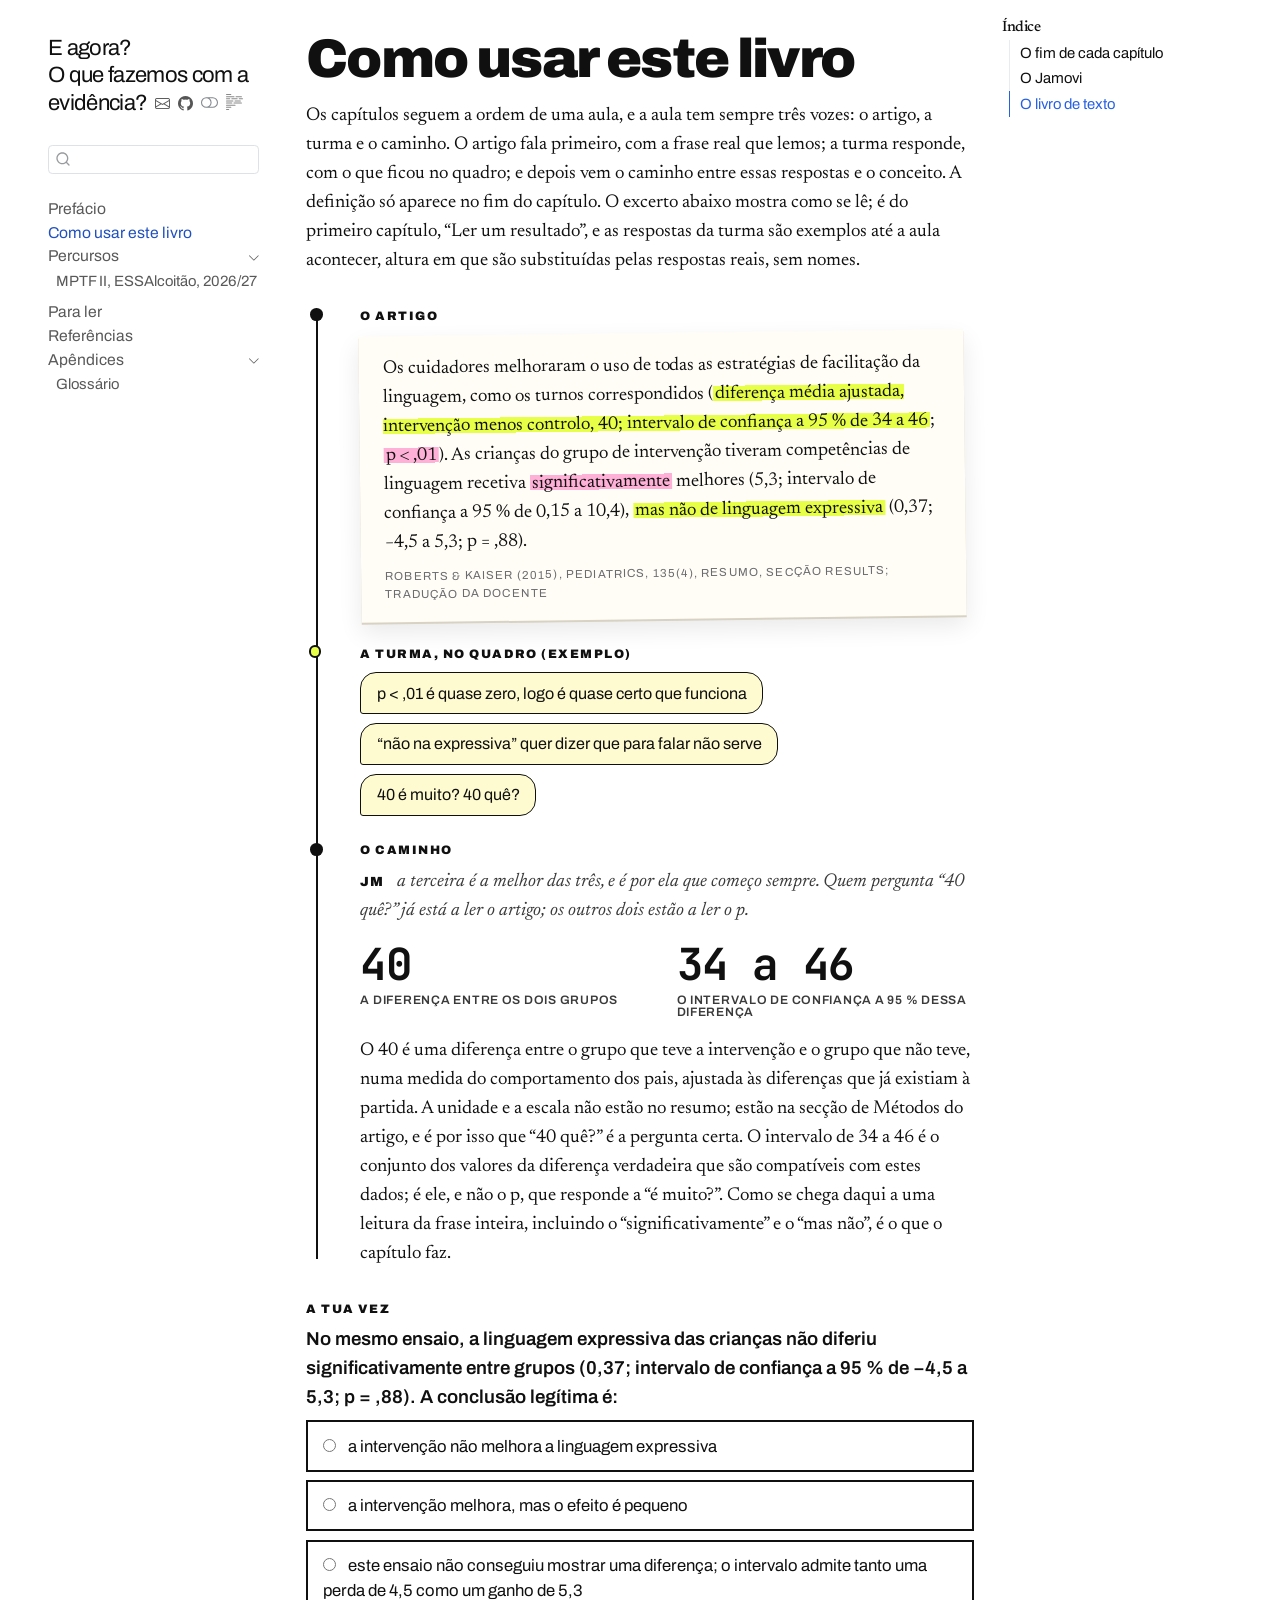
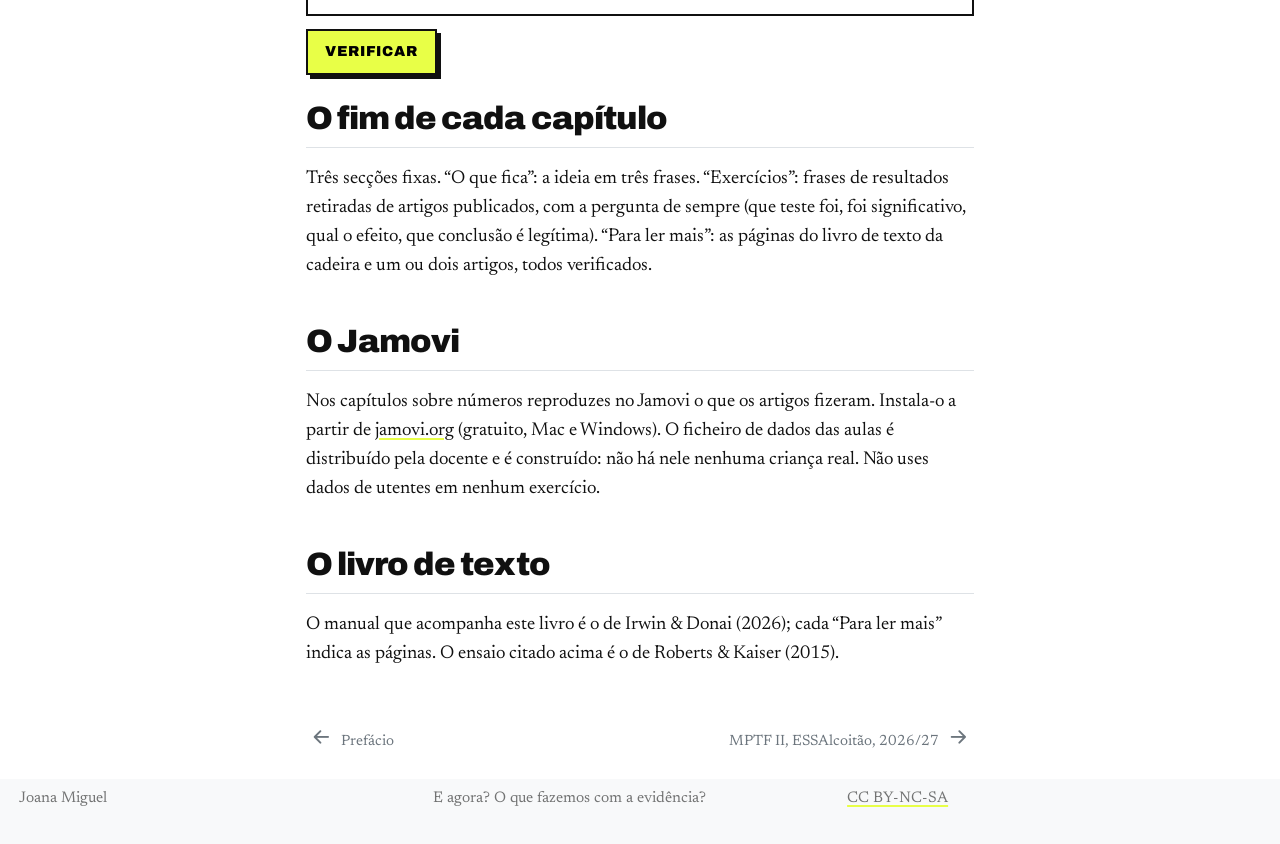
<file: como-usar.html>
<!DOCTYPE html>
<html xmlns="http://www.w3.org/1999/xhtml" lang="pt-PT" xml:lang="pt-PT"><head>

<meta charset="utf-8">
<meta name="generator" content="quarto-1.10.18">

<meta name="viewport" content="width=device-width, initial-scale=1.0, user-scalable=yes">

<meta name="description" content="Prática baseada na evidência, com exemplos de terapia da fala e neurodesenvolvimento. Um livro em construção, de Joana Miguel.">

<title>Como usar este livro – E agora? O que fazemos com a evidência?</title>
<style>
/* Default styles provided by pandoc.
** See https://pandoc.org/MANUAL.html#variables-for-html for config info.
*/
span.smallcaps{font-variant: small-caps;}
div.columns{display: flex; gap: 1.5em;}
div.column{flex: auto;}
@media screen {
div.columns{gap: min(4vw, 1.5em);}
div.column{overflow-x: auto;}
}
div.hanging-indent{margin-left: 1.5em; text-indent: -1.5em;}
ul.task-list{list-style: none;}
ul.task-list li input[type="checkbox"] {
  width: 0.8em;
  margin: 0 0.8em 0.2em -1em; /* quarto-specific, see https://github.com/quarto-dev/quarto-cli/issues/4556 */ 
  vertical-align: middle;
}
/* CSS for citations */
div.csl-bib-body { }
div.csl-entry {
  clear: both;
  margin-bottom: 0em;
}
.hanging-indent div.csl-entry {
  margin-left:2em;
  text-indent:-2em;
}
div.csl-left-margin {
  min-width:2em;
  float:left;
}
div.csl-right-inline {
  margin-left:2em;
  padding-left:1em;
}
div.csl-indent {
  margin-left: 2em;
}</style>


<script src="site_libs/quarto-nav/quarto-nav.js"></script>
<script src="site_libs/quarto-nav/headroom.min.js"></script>
<script src="site_libs/clipboard/clipboard.min.js"></script>
<script src="site_libs/quarto-search/autocomplete.umd.js"></script>
<script src="site_libs/quarto-search/fuse.min.js"></script>
<script src="site_libs/quarto-search/quarto-search.js"></script>
<meta name="quarto:offset" content="./">
<link href="./percursos/mptf-ii-2026.html" rel="next">
<link href="./index.html" rel="prev">
<script src="site_libs/quarto-html/quarto.js" type="module"></script>
<script src="site_libs/quarto-html/tabsets/tabsets.js" type="module"></script>
<script src="site_libs/quarto-html/popper.min.js"></script>
<script src="site_libs/quarto-html/tippy.umd.min.js"></script>
<script src="site_libs/quarto-html/anchor.min.js"></script>
<link href="site_libs/quarto-html/tippy.css" rel="stylesheet">
<link href="site_libs/quarto-html/quarto-syntax-highlighting-64a204ab8560d761af7679ceaba22944.css" rel="stylesheet" class="quarto-color-scheme" id="quarto-text-highlighting-styles">
<link href="site_libs/quarto-html/quarto-syntax-highlighting-dark-b85bc7c33db8c58e0ec93c3465666fed.css" rel="stylesheet" class="quarto-color-scheme quarto-color-alternate" id="quarto-text-highlighting-styles">
<link href="site_libs/quarto-html/quarto-syntax-highlighting-64a204ab8560d761af7679ceaba22944.css" rel="stylesheet" class="quarto-color-scheme-extra" id="quarto-text-highlighting-styles">
<script src="site_libs/bootstrap/bootstrap.min.js"></script>
<link href="site_libs/bootstrap/bootstrap-icons.css" rel="stylesheet">
<link href="site_libs/bootstrap/bootstrap-1e35e26ed42fbdbb4830d98ef92e4168.min.css" rel="stylesheet" append-hash="true" class="quarto-color-scheme" id="quarto-bootstrap" data-mode="light">
<link href="site_libs/bootstrap/bootstrap-dark-9081225e56676ee46993ba8046452d09.min.css" rel="stylesheet" append-hash="true" class="quarto-color-scheme quarto-color-alternate" id="quarto-bootstrap" data-mode="dark">
<link href="site_libs/bootstrap/bootstrap-1e35e26ed42fbdbb4830d98ef92e4168.min.css" rel="stylesheet" append-hash="true" class="quarto-color-scheme-extra" id="quarto-bootstrap" data-mode="light">
<script id="quarto-search-options" type="application/json">{
  "location": "sidebar",
  "copy-button": false,
  "collapse-after": 3,
  "panel-placement": "start",
  "type": "textbox",
  "limit": 50,
  "keyboard-shortcut": [
    "f",
    "/",
    "s"
  ],
  "show-item-context": false,
  "language": {
    "search-no-results-text": "Nenhum resultado",
    "search-matching-documents-text": "documentos correspondentes",
    "search-copy-link-title": "Copiar link para a busca",
    "search-hide-matches-text": "Esconder correspondências adicionais",
    "search-more-match-text": "mais correspondência neste documento",
    "search-more-matches-text": "mais correspondências neste documento",
    "search-clear-button-title": "Limpar",
    "search-text-placeholder": "",
    "search-detached-cancel-button-title": "Cancelar",
    "search-submit-button-title": "Enviar",
    "search-label": "Procurar"
  }
}</script>
<script src="quiz.js"></script>


<link rel="stylesheet" href="style.css">
</head>

<body class="nav-sidebar floating quarto-light"><script id="quarto-html-before-body" type="application/javascript">
    const toggleBodyColorMode = (bsSheetEl) => {
      const mode = bsSheetEl.getAttribute("data-mode");
      const bodyEl = window.document.querySelector("body");
      if (mode === "dark") {
        bodyEl.classList.add("quarto-dark");
        bodyEl.classList.remove("quarto-light");
      } else {
        bodyEl.classList.add("quarto-light");
        bodyEl.classList.remove("quarto-dark");
      }
    }
    const toggleBodyColorPrimary = () => {
      const bsSheetEl = window.document.querySelector("link#quarto-bootstrap:not([rel=disabled-stylesheet])");
      if (bsSheetEl) {
        toggleBodyColorMode(bsSheetEl);
      }
    }
    const setColorSchemeToggle = (alternate) => {
      const toggles = window.document.querySelectorAll('.quarto-color-scheme-toggle');
      for (let i=0; i < toggles.length; i++) {
        const toggle = toggles[i];
        if (toggle) {
          if (alternate) {
            toggle.classList.add("alternate");
          } else {
            toggle.classList.remove("alternate");
          }
        }
      }
    };
    const toggleColorMode = (alternate) => {
      // Switch the stylesheets
      const primaryStylesheets = window.document.querySelectorAll('link.quarto-color-scheme:not(.quarto-color-alternate)');
      const alternateStylesheets = window.document.querySelectorAll('link.quarto-color-scheme.quarto-color-alternate');
      manageTransitions('#quarto-margin-sidebar .nav-link', false);
      if (alternate) {
        // note: dark is layered on light, we don't disable primary!
        enableStylesheet(alternateStylesheets);
        for (const sheetNode of alternateStylesheets) {
          if (sheetNode.id === "quarto-bootstrap") {
            toggleBodyColorMode(sheetNode);
          }
        }
      } else {
        disableStylesheet(alternateStylesheets);
        enableStylesheet(primaryStylesheets)
        toggleBodyColorPrimary();
      }
      manageTransitions('#quarto-margin-sidebar .nav-link', true);
      // Switch the toggles
      setColorSchemeToggle(alternate)
      // Hack to workaround the fact that safari doesn't
      // properly recolor the scrollbar when toggling (#1455)
      if (navigator.userAgent.indexOf('Safari') > 0 && navigator.userAgent.indexOf('Chrome') == -1) {
        manageTransitions("body", false);
        window.scrollTo(0, 1);
        setTimeout(() => {
          window.scrollTo(0, 0);
          manageTransitions("body", true);
        }, 40);
      }
    }
    const disableStylesheet = (stylesheets) => {
      for (let i=0; i < stylesheets.length; i++) {
        const stylesheet = stylesheets[i];
        stylesheet.rel = 'disabled-stylesheet';
      }
    }
    const enableStylesheet = (stylesheets) => {
      for (let i=0; i < stylesheets.length; i++) {
        const stylesheet = stylesheets[i];
        if(stylesheet.rel !== 'stylesheet') { // for Chrome, which will still FOUC without this check
          stylesheet.rel = 'stylesheet';
        }
      }
    }
    const manageTransitions = (selector, allowTransitions) => {
      const els = window.document.querySelectorAll(selector);
      for (let i=0; i < els.length; i++) {
        const el = els[i];
        if (allowTransitions) {
          el.classList.remove('notransition');
        } else {
          el.classList.add('notransition');
        }
      }
    }
    const isFileUrl = () => {
      return window.location.protocol === 'file:';
    }
    const hasAlternateSentinel = () => {
      let styleSentinel = getColorSchemeSentinel();
      if (styleSentinel !== null) {
        return styleSentinel === "alternate";
      } else {
        return false;
      }
    }
    const setStyleSentinel = (alternate) => {
      const value = alternate ? "alternate" : "default";
      if (!isFileUrl()) {
        window.localStorage.setItem("quarto-color-scheme", value);
      } else {
        localAlternateSentinel = value;
      }
    }
    const getColorSchemeSentinel = () => {
      if (!isFileUrl()) {
        const storageValue = window.localStorage.getItem("quarto-color-scheme");
        return storageValue != null ? storageValue : localAlternateSentinel;
      } else {
        return localAlternateSentinel;
      }
    }
    const toggleGiscusIfUsed = (isAlternate, darkModeDefault) => {
      const baseTheme = document.querySelector('#giscus-base-theme')?.value ?? 'light';
      const alternateTheme = document.querySelector('#giscus-alt-theme')?.value ?? 'dark';
      let newTheme = '';
      if(authorPrefersDark) {
        newTheme = isAlternate ? baseTheme : alternateTheme;
      } else {
        newTheme = isAlternate ? alternateTheme : baseTheme;
      }
      const changeGiscusTheme = () => {
        // From: https://github.com/giscus/giscus/issues/336
        const sendMessage = (message) => {
          const iframe = document.querySelector('iframe.giscus-frame');
          if (!iframe) return;
          iframe.contentWindow.postMessage({ giscus: message }, 'https://giscus.app');
        }
        sendMessage({
          setConfig: {
            theme: newTheme
          }
        });
      }
      const isGiscussLoaded = window.document.querySelector('iframe.giscus-frame') !== null;
      if (isGiscussLoaded) {
        changeGiscusTheme();
      }
    };
    const authorPrefersDark = false;
    const darkModeDefault = authorPrefersDark;
      document.querySelector('link#quarto-text-highlighting-styles.quarto-color-scheme-extra').rel = 'disabled-stylesheet';
      document.querySelector('link#quarto-bootstrap.quarto-color-scheme-extra').rel = 'disabled-stylesheet';
    let localAlternateSentinel = darkModeDefault ? 'alternate' : 'default';
    // Dark / light mode switch
    window.quartoToggleColorScheme = () => {
      // Read the current dark / light value
      let toAlternate = !hasAlternateSentinel();
      toggleColorMode(toAlternate);
      setStyleSentinel(toAlternate);
      toggleGiscusIfUsed(toAlternate, darkModeDefault);
      window.dispatchEvent(new Event('resize'));
    };
    // Switch to dark mode if need be
    if (hasAlternateSentinel()) {
      toggleColorMode(true);
    } else {
      toggleColorMode(false);
    }
  </script>

<div id="quarto-search-results"></div>
  <header id="quarto-header" class="headroom fixed-top">
  <nav class="quarto-secondary-nav">
    <div class="container-fluid d-flex">
      <button type="button" class="quarto-btn-toggle btn" data-bs-toggle="collapse" role="button" data-bs-target=".quarto-sidebar-collapse-item" aria-controls="quarto-sidebar" aria-expanded="false" aria-label="Alternar barra lateral" onclick="if (window.quartoToggleHeadroom) { window.quartoToggleHeadroom(); }">
        <i class="bi bi-layout-text-sidebar-reverse"></i>
      </button>
        <nav class="quarto-page-breadcrumbs" aria-label="breadcrumb"><ol class="breadcrumb"><li class="breadcrumb-item"><a href="./como-usar.html">Como usar este livro</a></li></ol></nav>
        <a class="flex-grow-1" role="navigation" data-bs-toggle="collapse" data-bs-target=".quarto-sidebar-collapse-item" aria-controls="quarto-sidebar" aria-expanded="false" aria-label="Alternar barra lateral" onclick="if (window.quartoToggleHeadroom) { window.quartoToggleHeadroom(); }">      
        </a>
      <button type="button" class="btn quarto-search-button" aria-label="Procurar" onclick="window.quartoOpenSearch();">
        <i class="bi bi-search"></i>
      </button>
    </div>
  </nav>
</header>
<!-- content -->
<div id="quarto-content" class="quarto-container page-columns page-rows-contents page-layout-article">
<!-- sidebar -->
  <nav id="quarto-sidebar" class="sidebar collapse collapse-horizontal quarto-sidebar-collapse-item sidebar-navigation floating overflow-auto">
    <div class="pt-lg-2 mt-2 text-left sidebar-header">
    <div class="sidebar-title mb-0 py-0">
      <a href="./">E agora?<br>O que fazemos com a evidência?</a> 
        <div class="sidebar-tools-main tools-wide">
    <a href="mailto:joana.miguel@caidi.pt" title="" class="quarto-navigation-tool px-1" aria-label=""><i class="bi bi-envelope"></i></a>
    <a href="https://github.com/JoBeaMi/e-agora" title="Código fonte" class="quarto-navigation-tool px-1" aria-label="Código fonte"><i class="bi bi-github"></i></a>
  <a href="" class="quarto-color-scheme-toggle quarto-navigation-tool  px-1" onclick="window.quartoToggleColorScheme(); return false;" title="Alternar modo escuro"><i class="bi"></i></a>
  <a href="" class="quarto-reader-toggle quarto-navigation-tool px-1" onclick="window.quartoToggleReader(); return false;" title="Alternar modo de leitor">
  <div class="quarto-reader-toggle-btn">
  <i class="bi"></i>
  </div>
</a>
</div>
    </div>
      </div>
        <div class="mt-2 flex-shrink-0 align-items-center">
        <div class="sidebar-search">
        <div id="quarto-search" class="" title="Procurar"></div>
        </div>
        </div>
    <div class="sidebar-menu-container"> 
    <ul class="list-unstyled mt-1">
        <li class="sidebar-item">
  <div class="sidebar-item-container"> 
  <a href="./index.html" class="sidebar-item-text sidebar-link">
 <span class="menu-text">Prefácio</span></a>
  </div>
</li>
        <li class="sidebar-item">
  <div class="sidebar-item-container"> 
  <a href="./como-usar.html" class="sidebar-item-text sidebar-link active">
 <span class="menu-text">Como usar este livro</span></a>
  </div>
</li>
        <li class="sidebar-item sidebar-item-section">
      <div class="sidebar-item-container"> 
            <a class="sidebar-item-text sidebar-link text-start" data-bs-toggle="collapse" data-bs-target="#quarto-sidebar-section-1" role="navigation" aria-expanded="true">
 <span class="menu-text">Percursos</span></a>
          <a class="sidebar-item-toggle text-start" data-bs-toggle="collapse" data-bs-target="#quarto-sidebar-section-1" role="navigation" aria-expanded="true" aria-label="Alternar seção">
            <i class="bi bi-chevron-right ms-2"></i>
          </a> 
      </div>
      <ul id="quarto-sidebar-section-1" class="collapse list-unstyled sidebar-section depth1 show">  
          <li class="sidebar-item">
  <div class="sidebar-item-container"> 
  <a href="./percursos/mptf-ii-2026.html" class="sidebar-item-text sidebar-link">
 <span class="menu-text">MPTF II, ESSAlcoitão, 2026/27</span></a>
  </div>
</li>
      </ul>
  </li>
        <li class="sidebar-item">
  <div class="sidebar-item-container"> 
  <a href="./bibliografia.html" class="sidebar-item-text sidebar-link">
 <span class="menu-text">Para ler</span></a>
  </div>
</li>
        <li class="sidebar-item">
  <div class="sidebar-item-container"> 
  <a href="./referencias.html" class="sidebar-item-text sidebar-link">
 <span class="menu-text">Referências</span></a>
  </div>
</li>
        <li class="sidebar-item sidebar-item-section">
      <div class="sidebar-item-container"> 
            <a class="sidebar-item-text sidebar-link text-start" data-bs-toggle="collapse" data-bs-target="#quarto-sidebar-section-2" role="navigation" aria-expanded="true">
 <span class="menu-text">Apêndices</span></a>
          <a class="sidebar-item-toggle text-start" data-bs-toggle="collapse" data-bs-target="#quarto-sidebar-section-2" role="navigation" aria-expanded="true" aria-label="Alternar seção">
            <i class="bi bi-chevron-right ms-2"></i>
          </a> 
      </div>
      <ul id="quarto-sidebar-section-2" class="collapse list-unstyled sidebar-section depth1 show">  
          <li class="sidebar-item">
  <div class="sidebar-item-container"> 
  <a href="./glossario.html" class="sidebar-item-text sidebar-link">
 <span class="menu-text">Glossário</span></a>
  </div>
</li>
      </ul>
  </li>
    </ul>
    </div>
</nav>
<div id="quarto-sidebar-glass" class="quarto-sidebar-collapse-item" data-bs-toggle="collapse" data-bs-target=".quarto-sidebar-collapse-item"></div>
<!-- margin-sidebar -->
    <div id="quarto-margin-sidebar" class="sidebar margin-sidebar">
        <nav id="TOC" role="doc-toc" class="toc-active">
    <h2 id="toc-title">Índice</h2>
   
  <ul>
  <li><a href="#o-fim-de-cada-capítulo" id="toc-o-fim-de-cada-capítulo" class="nav-link active" data-scroll-target="#o-fim-de-cada-capítulo">O fim de cada capítulo</a></li>
  <li><a href="#o-jamovi" id="toc-o-jamovi" class="nav-link" data-scroll-target="#o-jamovi">O Jamovi</a></li>
  <li><a href="#o-livro-de-texto" id="toc-o-livro-de-texto" class="nav-link" data-scroll-target="#o-livro-de-texto">O livro de texto</a></li>
  </ul>
</nav>
    </div>
<!-- main -->
<main class="content" id="quarto-document-content">


<header id="title-block-header" class="quarto-title-block default">
<div class="quarto-title">
<h1 class="title">Como usar este livro</h1>
</div>



<div class="quarto-title-meta">

    
  
    
  </div>
  


</header>


<p>Os capítulos seguem a ordem de uma aula, e a aula tem sempre três vozes: o artigo, a turma e o caminho. O artigo fala primeiro, com a frase real que lemos; a turma responde, com o que ficou no quadro; e depois vem o caminho entre essas respostas e o conceito. A definição só aparece no fim do capítulo. O excerto abaixo mostra como se lê; é do primeiro capítulo, “Ler um resultado”, e as respostas da turma são exemplos até a aula acontecer, altura em que são substituídas pelas respostas reais, sem nomes.</p>
<div class="fio">
<div class="msg">
<div class="quem">
O artigo
</div>
<div class="clip">
<p>Os cuidadores melhoraram o uso de todas as estratégias de facilitação da linguagem, como os turnos correspondidos (<span class="mk">diferença média ajustada, intervenção menos controlo, 40; intervalo de confiança a 95 % de 34 a 46</span>; <span class="mk p">p &lt; ,01</span>). As crianças do grupo de intervenção tiveram competências de linguagem recetiva <span class="mk p">significativamente</span> melhores (5,3; intervalo de confiança a 95 % de 0,15 a 10,4), <span class="mk">mas não de linguagem expressiva</span> (0,37; −4,5 a 5,3; p = ,88). <span class="src">Roberts &amp; Kaiser (2015), Pediatrics, 135(4), resumo, secção Results; tradução da docente</span></p>
</div>
</div>
<div class="msg turma">
<div class="quem">
A turma, no quadro (exemplo)
</div>
<p><span class="b">p &lt; ,01 é quase zero, logo é quase certo que funciona</span> <span class="b">“não na expressiva” quer dizer que para falar não serve</span> <span class="b">40 é muito? 40 quê?</span></p>
</div>
<div class="msg">
<div class="quem">
O caminho
</div>
<div class="jm">
<p>a terceira é a melhor das três, e é por ela que começo sempre. Quem pergunta “40 quê?” já está a ler o artigo; os outros dois estão a ler o p.</p>
</div>
<div class="nums">
<div class="num">
40<small>a diferença entre os dois grupos</small>
</div>
<div class="num">
34 a 46<small>o intervalo de confiança a 95 % dessa diferença</small>
</div>
</div>
<p>O 40 é uma diferença entre o grupo que teve a intervenção e o grupo que não teve, numa medida do comportamento dos pais, ajustada às diferenças que já existiam à partida. A unidade e a escala não estão no resumo; estão na secção de Métodos do artigo, e é por isso que “40 quê?” é a pergunta certa. O intervalo de 34 a 46 é o conjunto dos valores da diferença verdadeira que são compatíveis com estes dados; é ele, e não o p, que responde a “é muito?”. Como se chega daqui a uma leitura da frase inteira, incluindo o “significativamente” e o “mas não”, é o que o capítulo faz.</p>
</div>
</div>
<div class="quiz" data-certa="3">
<p class="enunciado">
No mesmo ensaio, a linguagem expressiva das crianças não diferiu significativamente entre grupos (0,37; intervalo de confiança a 95 % de −4,5 a 5,3; p = ,88). A conclusão legítima é:
</p>
<label><input type="radio" name="q01" value="1"> a intervenção não melhora a linguagem expressiva</label> <label><input type="radio" name="q01" value="2"> a intervenção melhora, mas o efeito é pequeno</label> <label><input type="radio" name="q01" value="3"> este ensaio não conseguiu mostrar uma diferença; o intervalo admite tanto uma perda de 4,5 como um ganho de 5,3</label> <button type="button">Verificar</button> <span class="resultado"></span>
<p class="explicacao">
Ausência de evidência não é evidência de ausência (Altman &amp; Bland, 1995). Se escolheste a primeira, é a leitura mais comum, incluindo em artigos publicados; o capítulo sobre o valor p explica porque é que está errada.
</p>
</div>
<section id="o-fim-de-cada-capítulo" class="level2">
<h2 class="anchored" data-anchor-id="o-fim-de-cada-capítulo">O fim de cada capítulo</h2>
<p>Três secções fixas. “O que fica”: a ideia em três frases. “Exercícios”: frases de resultados retiradas de artigos publicados, com a pergunta de sempre (que teste foi, foi significativo, qual o efeito, que conclusão é legítima). “Para ler mais”: as páginas do livro de texto da cadeira e um ou dois artigos, todos verificados.</p>
</section>
<section id="o-jamovi" class="level2">
<h2 class="anchored" data-anchor-id="o-jamovi">O Jamovi</h2>
<p>Nos capítulos sobre números reproduzes no Jamovi o que os artigos fizeram. Instala-o a partir de <a href="https://www.jamovi.org/">jamovi.org</a> (gratuito, Mac e Windows). O ficheiro de dados das aulas é distribuído pela docente e é construído: não há nele nenhuma criança real. Não uses dados de utentes em nenhum exercício.</p>
</section>
<section id="o-livro-de-texto" class="level2">
<h2 class="anchored" data-anchor-id="o-livro-de-texto">O livro de texto</h2>
<p>O manual que acompanha este livro é o de <span class="citation" data-cites="irwin2026">Irwin &amp; Donai (<a href="referencias.html#ref-irwin2026" role="doc-biblioref">2026</a>)</span>; cada “Para ler mais” indica as páginas. O ensaio citado acima é o de <span class="citation" data-cites="roberts2015">Roberts &amp; Kaiser (<a href="referencias.html#ref-roberts2015" role="doc-biblioref">2015</a>)</span>.</p>


<div id="refs" class="references csl-bib-body hanging-indent" data-entry-spacing="0" data-line-spacing="2" role="list" style="display: none">
<div id="ref-irwin2026" class="csl-entry" role="listitem">
Irwin, D. L., &amp; Donai, J. J. (2026). <em>Clinical research methods in speech-language pathology and audiology</em> (4.ª ed.). Plural Publishing.
</div>
<div id="ref-roberts2015" class="csl-entry" role="listitem">
Roberts, M. Y., &amp; Kaiser, A. P. (2015). Early intervention for toddlers with language delays: A randomized controlled trial. <em>Pediatrics</em>, <em>135</em>(4), 686–693. <a href="https://doi.org/10.1542/peds.2014-2134">https://doi.org/10.1542/peds.2014-2134</a>
</div>
</div>
</section>

</main> <!-- /main -->
<script id="quarto-html-after-body" type="application/javascript">
  window.document.addEventListener("DOMContentLoaded", function (event) {
    // Ensure there is a toggle, if there isn't float one in the top right
    if (window.document.querySelector('.quarto-color-scheme-toggle') === null) {
      const a = window.document.createElement('a');
      a.classList.add('top-right');
      a.classList.add('quarto-color-scheme-toggle');
      a.href = "";
      a.onclick = function() { try { window.quartoToggleColorScheme(); } catch {} return false; };
      const i = window.document.createElement("i");
      i.classList.add('bi');
      a.appendChild(i);
      window.document.body.appendChild(a);
    }
    setColorSchemeToggle(hasAlternateSentinel())
    const icon = "";
    const anchorJS = new window.AnchorJS();
    anchorJS.options = {
      placement: 'right',
      icon: icon
    };
    anchorJS.add('.anchored');
    const isCodeAnnotation = (el) => {
      for (const clz of el.classList) {
        if (clz.startsWith('code-annotation-')) {                     
          return true;
        }
      }
      return false;
    }
    const onCopySuccess = function(e) {
      // button target
      const button = e.trigger;
      // don't keep focus
      button.blur();
      // flash "checked"
      button.classList.add('code-copy-button-checked');
      var currentTitle = button.getAttribute("title");
      button.setAttribute("title", "Copiada");
      let tooltip;
      if (window.bootstrap) {
        button.setAttribute("data-bs-toggle", "tooltip");
        button.setAttribute("data-bs-placement", "left");
        button.setAttribute("data-bs-title", "Copiada");
        tooltip = new bootstrap.Tooltip(button, 
          { trigger: "manual", 
            customClass: "code-copy-button-tooltip",
            offset: [0, -8]});
        tooltip.show();    
      }
      setTimeout(function() {
        if (tooltip) {
          tooltip.hide();
          button.removeAttribute("data-bs-title");
          button.removeAttribute("data-bs-toggle");
          button.removeAttribute("data-bs-placement");
        }
        button.setAttribute("title", currentTitle);
        button.classList.remove('code-copy-button-checked');
      }, 1000);
      // clear code selection
      e.clearSelection();
    }
    const getTextToCopy = function(trigger) {
      const outerScaffold = trigger.parentElement.cloneNode(true);
      const codeEl = outerScaffold.querySelector('code');
      for (const childEl of codeEl.children) {
        if (isCodeAnnotation(childEl)) {
          childEl.remove();
        }
      }
      return codeEl.innerText;
    }
    const clipboard = new window.ClipboardJS('.code-copy-button:not([data-in-quarto-modal])', {
      text: getTextToCopy
    });
    clipboard.on('success', onCopySuccess);
    if (window.document.getElementById('quarto-embedded-source-code-modal')) {
      const clipboardModal = new window.ClipboardJS('.code-copy-button[data-in-quarto-modal]', {
        text: getTextToCopy,
        container: window.document.getElementById('quarto-embedded-source-code-modal')
      });
      clipboardModal.on('success', onCopySuccess);
    }
      var localhostRegex = new RegExp(/^(?:http|https):\/\/localhost\:?[0-9]*\//);
      var mailtoRegex = new RegExp(/^mailto:/);
        var filterRegex = new RegExp("https:\/\/joanamiguel\.pt\/e-agora\/");
      var isInternal = (href) => {
          return filterRegex.test(href) || localhostRegex.test(href) || mailtoRegex.test(href);
      }
      // Inspect non-navigation links and adorn them if external
     var links = window.document.querySelectorAll('a[href]:not(.nav-link):not(.navbar-brand):not(.toc-action):not(.sidebar-link):not(.sidebar-item-toggle):not(.pagination-link):not(.no-external):not([aria-hidden]):not(.dropdown-item):not(.quarto-navigation-tool):not(.about-link)');
      for (var i=0; i<links.length; i++) {
        const link = links[i];
        if (!isInternal(link.href)) {
          // undo the damage that might have been done by quarto-nav.js in the case of
          // links that we want to consider external
          if (link.dataset.originalHref !== undefined) {
            link.href = link.dataset.originalHref;
          }
            // target, if specified
            link.setAttribute("target", "_blank");
            if (link.getAttribute("rel") === null) {
              link.setAttribute("rel", "noopener");
            }
        }
      }
    function tippyHover(el, contentFn, onTriggerFn, onUntriggerFn) {
      const config = {
        allowHTML: true,
        maxWidth: 500,
        delay: 100,
        arrow: false,
        appendTo: function(el) {
            return el.parentElement;
        },
        interactive: true,
        interactiveBorder: 10,
        theme: 'quarto',
        placement: 'bottom-start',
      };
      if (contentFn) {
        config.content = contentFn;
      }
      if (onTriggerFn) {
        config.onTrigger = onTriggerFn;
      }
      if (onUntriggerFn) {
        config.onUntrigger = onUntriggerFn;
      }
      window.tippy(el, config); 
    }
    const noterefs = window.document.querySelectorAll('a[role="doc-noteref"]');
    for (var i=0; i<noterefs.length; i++) {
      const ref = noterefs[i];
      tippyHover(ref, function() {
        // use id or data attribute instead here
        let href = ref.getAttribute('data-footnote-href') || ref.getAttribute('href');
        try { href = new URL(href).hash; } catch {}
        const id = href.replace(/^#\/?/, "");
        const note = window.document.getElementById(id);
        if (note) {
          return note.innerHTML;
        } else {
          return "";
        }
      });
    }
    const xrefs = window.document.querySelectorAll('a.quarto-xref');
    const processXRef = (id, note) => {
      // Strip column container classes
      const stripColumnClz = (el) => {
        el.classList.remove("page-full", "page-columns");
        if (el.children) {
          for (const child of el.children) {
            stripColumnClz(child);
          }
        }
      }
      stripColumnClz(note)
      if (id === null || id.startsWith('sec-')) {
        // Special case sections, only their first couple elements
        const container = document.createElement("div");
        if (note.children && note.children.length > 2) {
          container.appendChild(note.children[0].cloneNode(true));
          for (let i = 1; i < note.children.length; i++) {
            const child = note.children[i];
            if (child.tagName === "P" && child.innerText === "") {
              continue;
            } else {
              container.appendChild(child.cloneNode(true));
              break;
            }
          }
          if (window.Quarto?.typesetMath) {
            window.Quarto.typesetMath(container);
          }
          return container.innerHTML
        } else {
          if (window.Quarto?.typesetMath) {
            window.Quarto.typesetMath(note);
          }
          return note.innerHTML;
        }
      } else {
        // Remove any anchor links if they are present
        const anchorLink = note.querySelector('a.anchorjs-link');
        if (anchorLink) {
          anchorLink.remove();
        }
        if (window.Quarto?.typesetMath) {
          window.Quarto.typesetMath(note);
        }
        if (note.classList.contains("callout")) {
          return note.outerHTML;
        } else {
          return note.innerHTML;
        }
      }
    }
    for (var i=0; i<xrefs.length; i++) {
      const xref = xrefs[i];
      tippyHover(xref, undefined, function(instance) {
        instance.disable();
        let url = xref.getAttribute('href');
        let hash = undefined; 
        if (url.startsWith('#')) {
          hash = url;
        } else {
          try { hash = new URL(url).hash; } catch {}
        }
        if (hash) {
          const id = hash.replace(/^#\/?/, "");
          const note = window.document.getElementById(id);
          if (note !== null) {
            try {
              const html = processXRef(id, note.cloneNode(true));
              instance.setContent(html);
            } finally {
              instance.enable();
              instance.show();
            }
          } else {
            // See if we can fetch this
            fetch(url.split('#')[0])
            .then(res => res.text())
            .then(html => {
              const parser = new DOMParser();
              const htmlDoc = parser.parseFromString(html, "text/html");
              const note = htmlDoc.getElementById(id);
              if (note !== null) {
                const html = processXRef(id, note);
                instance.setContent(html);
              } 
            }).finally(() => {
              instance.enable();
              instance.show();
            });
          }
        } else {
          // See if we can fetch a full url (with no hash to target)
          // This is a special case and we should probably do some content thinning / targeting
          fetch(url)
          .then(res => res.text())
          .then(html => {
            const parser = new DOMParser();
            const htmlDoc = parser.parseFromString(html, "text/html");
            const note = htmlDoc.querySelector('main.content');
            if (note !== null) {
              // This should only happen for chapter cross references
              // (since there is no id in the URL)
              // remove the first header
              if (note.children.length > 0 && note.children[0].tagName === "HEADER") {
                note.children[0].remove();
              }
              const html = processXRef(null, note);
              instance.setContent(html);
            } 
          }).finally(() => {
            instance.enable();
            instance.show();
          });
        }
      }, function(instance) {
      });
    }
        let selectedAnnoteEl;
        const selectorForAnnotation = ( cell, annotation) => {
          let cellAttr = 'data-code-cell="' + cell + '"';
          let lineAttr = 'data-code-annotation="' +  annotation + '"';
          const selector = 'span[' + cellAttr + '][' + lineAttr + ']';
          return selector;
        }
        const selectCodeLines = (annoteEl) => {
          const doc = window.document;
          const targetCell = annoteEl.getAttribute("data-target-cell");
          const targetAnnotation = annoteEl.getAttribute("data-target-annotation");
          const annoteSpan = window.document.querySelector(selectorForAnnotation(targetCell, targetAnnotation));
          const lines = annoteSpan.getAttribute("data-code-lines").split(",");
          const lineIds = lines.map((line) => {
            return targetCell + "-" + line;
          })
          let top = null;
          let height = null;
          let parent = null;
          if (lineIds.length > 0) {
              //compute the position of the single el (top and bottom and make a div)
              const el = window.document.getElementById(lineIds[0]);
              top = el.offsetTop;
              height = el.offsetHeight;
              parent = el.parentElement.parentElement;
            if (lineIds.length > 1) {
              const lastEl = window.document.getElementById(lineIds[lineIds.length - 1]);
              const bottom = lastEl.offsetTop + lastEl.offsetHeight;
              height = bottom - top;
            }
            if (top !== null && height !== null && parent !== null) {
              // cook up a div (if necessary) and position it 
              let div = window.document.getElementById("code-annotation-line-highlight");
              if (div === null) {
                div = window.document.createElement("div");
                div.setAttribute("id", "code-annotation-line-highlight");
                div.style.position = 'absolute';
                parent.appendChild(div);
              }
              div.style.top = top - 2 + "px";
              div.style.height = height + 4 + "px";
              div.style.left = 0;
              let gutterDiv = window.document.getElementById("code-annotation-line-highlight-gutter");
              if (gutterDiv === null) {
                gutterDiv = window.document.createElement("div");
                gutterDiv.setAttribute("id", "code-annotation-line-highlight-gutter");
                gutterDiv.style.position = 'absolute';
                const codeCell = window.document.getElementById(targetCell);
                const gutter = codeCell.querySelector('.code-annotation-gutter');
                gutter.appendChild(gutterDiv);
              }
              gutterDiv.style.top = top - 2 + "px";
              gutterDiv.style.height = height + 4 + "px";
            }
            selectedAnnoteEl = annoteEl;
          }
        };
        const unselectCodeLines = () => {
          const elementsIds = ["code-annotation-line-highlight", "code-annotation-line-highlight-gutter"];
          elementsIds.forEach((elId) => {
            const div = window.document.getElementById(elId);
            if (div) {
              div.remove();
            }
          });
          selectedAnnoteEl = undefined;
        };
          // Handle positioning of the toggle
      window.addEventListener(
        "resize",
        throttle(() => {
          elRect = undefined;
          if (selectedAnnoteEl) {
            selectCodeLines(selectedAnnoteEl);
          }
        }, 10)
      );
      function throttle(fn, ms) {
      let throttle = false;
      let timer;
        return (...args) => {
          if(!throttle) { // first call gets through
              fn.apply(this, args);
              throttle = true;
          } else { // all the others get throttled
              if(timer) clearTimeout(timer); // cancel #2
              timer = setTimeout(() => {
                fn.apply(this, args);
                timer = throttle = false;
              }, ms);
          }
        };
      }
        // Attach click handler to the DT
        const annoteDls = window.document.querySelectorAll('dt[data-target-cell]');
        for (const annoteDlNode of annoteDls) {
          annoteDlNode.addEventListener('click', (event) => {
            const clickedEl = event.target;
            if (clickedEl !== selectedAnnoteEl) {
              unselectCodeLines();
              const activeEl = window.document.querySelector('dt[data-target-cell].code-annotation-active');
              if (activeEl) {
                activeEl.classList.remove('code-annotation-active');
              }
              selectCodeLines(clickedEl);
              clickedEl.classList.add('code-annotation-active');
            } else {
              // Unselect the line
              unselectCodeLines();
              clickedEl.classList.remove('code-annotation-active');
            }
          });
        }
    const findCites = (el) => {
      const parentEl = el.parentElement;
      if (parentEl) {
        const cites = parentEl.dataset.cites;
        if (cites) {
          return {
            el,
            cites: cites.split(' ')
          };
        } else {
          return findCites(el.parentElement)
        }
      } else {
        return undefined;
      }
    };
    var bibliorefs = window.document.querySelectorAll('a[role="doc-biblioref"]');
    for (var i=0; i<bibliorefs.length; i++) {
      const ref = bibliorefs[i];
      const citeInfo = findCites(ref);
      if (citeInfo) {
        tippyHover(citeInfo.el, function() {
          var popup = window.document.createElement('div');
          citeInfo.cites.forEach(function(cite) {
            var citeDiv = window.document.createElement('div');
            citeDiv.classList.add('hanging-indent');
            citeDiv.classList.add('csl-entry');
            var biblioDiv = window.document.getElementById('ref-' + cite);
            if (biblioDiv) {
              citeDiv.innerHTML = biblioDiv.innerHTML;
            }
            popup.appendChild(citeDiv);
          });
          return popup.innerHTML;
        });
      }
    }
  });
  </script>
<nav class="page-navigation">
  <div class="nav-page nav-page-previous">
      <a href="./index.html" class="pagination-link" aria-label="Prefácio">
        <i class="bi bi-arrow-left-short"></i> <span class="nav-page-text">Prefácio</span>
      </a>          
  </div>
  <div class="nav-page nav-page-next">
      <a href="./percursos/mptf-ii-2026.html" class="pagination-link" aria-label="MPTF II, ESSAlcoitão, 2026/27">
        <span class="nav-page-text">MPTF II, ESSAlcoitão, 2026/27</span> <i class="bi bi-arrow-right-short"></i>
      </a>
  </div>
</nav>
</div> <!-- /content -->
<footer class="footer">
  <div class="nav-footer">
    <div class="nav-footer-left">
<p>Joana Miguel</p>
</div>   
    <div class="nav-footer-center">
<p>E agora? O que fazemos com a evidência?</p>
</div>
    <div class="nav-footer-right">
<p><a href="https://creativecommons.org/licenses/by-nc-sa/4.0/deed.pt">CC BY-NC-SA</a></p>
</div>
  </div>
</footer>




</body></html>
</file>
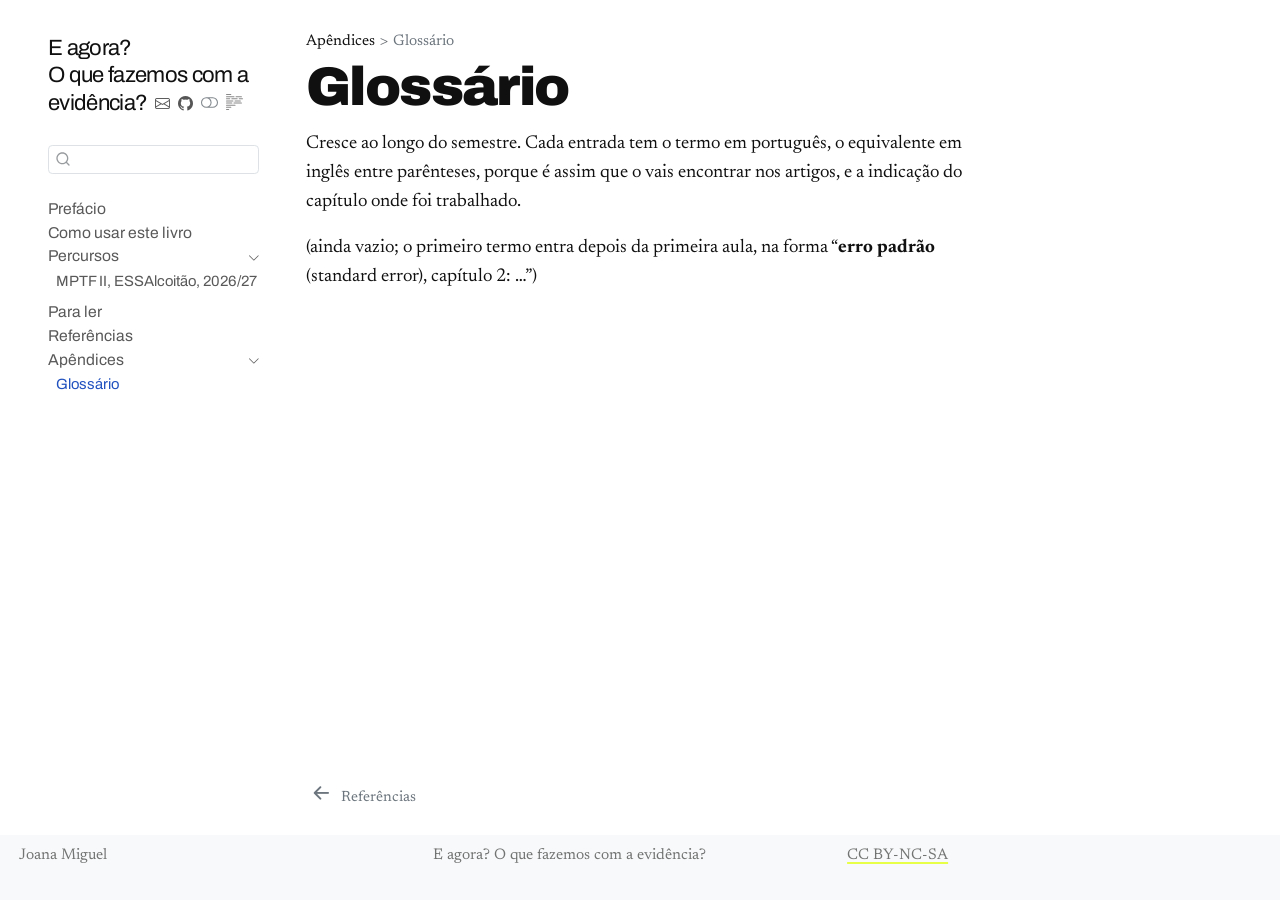
<file: glossario.html>
<!DOCTYPE html>
<html xmlns="http://www.w3.org/1999/xhtml" lang="pt-PT" xml:lang="pt-PT"><head>

<meta charset="utf-8">
<meta name="generator" content="quarto-1.10.18">

<meta name="viewport" content="width=device-width, initial-scale=1.0, user-scalable=yes">

<meta name="description" content="Prática baseada na evidência, com exemplos de terapia da fala e neurodesenvolvimento. Um livro em construção, de Joana Miguel.">

<title>Glossário – E agora? O que fazemos com a evidência?</title>
<style>
/* Default styles provided by pandoc.
** See https://pandoc.org/MANUAL.html#variables-for-html for config info.
*/
span.smallcaps{font-variant: small-caps;}
div.columns{display: flex; gap: 1.5em;}
div.column{flex: auto;}
@media screen {
div.columns{gap: min(4vw, 1.5em);}
div.column{overflow-x: auto;}
}
div.hanging-indent{margin-left: 1.5em; text-indent: -1.5em;}
ul.task-list{list-style: none;}
ul.task-list li input[type="checkbox"] {
  width: 0.8em;
  margin: 0 0.8em 0.2em -1em; /* quarto-specific, see https://github.com/quarto-dev/quarto-cli/issues/4556 */ 
  vertical-align: middle;
}
</style>


<script src="site_libs/quarto-nav/quarto-nav.js"></script>
<script src="site_libs/quarto-nav/headroom.min.js"></script>
<script src="site_libs/clipboard/clipboard.min.js"></script>
<script src="site_libs/quarto-search/autocomplete.umd.js"></script>
<script src="site_libs/quarto-search/fuse.min.js"></script>
<script src="site_libs/quarto-search/quarto-search.js"></script>
<meta name="quarto:offset" content="./">
<link href="./referencias.html" rel="prev">
<script src="site_libs/quarto-html/quarto.js" type="module"></script>
<script src="site_libs/quarto-html/tabsets/tabsets.js" type="module"></script>
<script src="site_libs/quarto-html/popper.min.js"></script>
<script src="site_libs/quarto-html/tippy.umd.min.js"></script>
<script src="site_libs/quarto-html/anchor.min.js"></script>
<link href="site_libs/quarto-html/tippy.css" rel="stylesheet">
<link href="site_libs/quarto-html/quarto-syntax-highlighting-64a204ab8560d761af7679ceaba22944.css" rel="stylesheet" class="quarto-color-scheme" id="quarto-text-highlighting-styles">
<link href="site_libs/quarto-html/quarto-syntax-highlighting-dark-b85bc7c33db8c58e0ec93c3465666fed.css" rel="stylesheet" class="quarto-color-scheme quarto-color-alternate" id="quarto-text-highlighting-styles">
<link href="site_libs/quarto-html/quarto-syntax-highlighting-64a204ab8560d761af7679ceaba22944.css" rel="stylesheet" class="quarto-color-scheme-extra" id="quarto-text-highlighting-styles">
<script src="site_libs/bootstrap/bootstrap.min.js"></script>
<link href="site_libs/bootstrap/bootstrap-icons.css" rel="stylesheet">
<link href="site_libs/bootstrap/bootstrap-1e35e26ed42fbdbb4830d98ef92e4168.min.css" rel="stylesheet" append-hash="true" class="quarto-color-scheme" id="quarto-bootstrap" data-mode="light">
<link href="site_libs/bootstrap/bootstrap-dark-9081225e56676ee46993ba8046452d09.min.css" rel="stylesheet" append-hash="true" class="quarto-color-scheme quarto-color-alternate" id="quarto-bootstrap" data-mode="dark">
<link href="site_libs/bootstrap/bootstrap-1e35e26ed42fbdbb4830d98ef92e4168.min.css" rel="stylesheet" append-hash="true" class="quarto-color-scheme-extra" id="quarto-bootstrap" data-mode="light">
<script id="quarto-search-options" type="application/json">{
  "location": "sidebar",
  "copy-button": false,
  "collapse-after": 3,
  "panel-placement": "start",
  "type": "textbox",
  "limit": 50,
  "keyboard-shortcut": [
    "f",
    "/",
    "s"
  ],
  "show-item-context": false,
  "language": {
    "search-no-results-text": "Nenhum resultado",
    "search-matching-documents-text": "documentos correspondentes",
    "search-copy-link-title": "Copiar link para a busca",
    "search-hide-matches-text": "Esconder correspondências adicionais",
    "search-more-match-text": "mais correspondência neste documento",
    "search-more-matches-text": "mais correspondências neste documento",
    "search-clear-button-title": "Limpar",
    "search-text-placeholder": "",
    "search-detached-cancel-button-title": "Cancelar",
    "search-submit-button-title": "Enviar",
    "search-label": "Procurar"
  }
}</script>
<script src="quiz.js"></script>


<link rel="stylesheet" href="style.css">
</head>

<body class="nav-sidebar floating quarto-light"><script id="quarto-html-before-body" type="application/javascript">
    const toggleBodyColorMode = (bsSheetEl) => {
      const mode = bsSheetEl.getAttribute("data-mode");
      const bodyEl = window.document.querySelector("body");
      if (mode === "dark") {
        bodyEl.classList.add("quarto-dark");
        bodyEl.classList.remove("quarto-light");
      } else {
        bodyEl.classList.add("quarto-light");
        bodyEl.classList.remove("quarto-dark");
      }
    }
    const toggleBodyColorPrimary = () => {
      const bsSheetEl = window.document.querySelector("link#quarto-bootstrap:not([rel=disabled-stylesheet])");
      if (bsSheetEl) {
        toggleBodyColorMode(bsSheetEl);
      }
    }
    const setColorSchemeToggle = (alternate) => {
      const toggles = window.document.querySelectorAll('.quarto-color-scheme-toggle');
      for (let i=0; i < toggles.length; i++) {
        const toggle = toggles[i];
        if (toggle) {
          if (alternate) {
            toggle.classList.add("alternate");
          } else {
            toggle.classList.remove("alternate");
          }
        }
      }
    };
    const toggleColorMode = (alternate) => {
      // Switch the stylesheets
      const primaryStylesheets = window.document.querySelectorAll('link.quarto-color-scheme:not(.quarto-color-alternate)');
      const alternateStylesheets = window.document.querySelectorAll('link.quarto-color-scheme.quarto-color-alternate');
      manageTransitions('#quarto-margin-sidebar .nav-link', false);
      if (alternate) {
        // note: dark is layered on light, we don't disable primary!
        enableStylesheet(alternateStylesheets);
        for (const sheetNode of alternateStylesheets) {
          if (sheetNode.id === "quarto-bootstrap") {
            toggleBodyColorMode(sheetNode);
          }
        }
      } else {
        disableStylesheet(alternateStylesheets);
        enableStylesheet(primaryStylesheets)
        toggleBodyColorPrimary();
      }
      manageTransitions('#quarto-margin-sidebar .nav-link', true);
      // Switch the toggles
      setColorSchemeToggle(alternate)
      // Hack to workaround the fact that safari doesn't
      // properly recolor the scrollbar when toggling (#1455)
      if (navigator.userAgent.indexOf('Safari') > 0 && navigator.userAgent.indexOf('Chrome') == -1) {
        manageTransitions("body", false);
        window.scrollTo(0, 1);
        setTimeout(() => {
          window.scrollTo(0, 0);
          manageTransitions("body", true);
        }, 40);
      }
    }
    const disableStylesheet = (stylesheets) => {
      for (let i=0; i < stylesheets.length; i++) {
        const stylesheet = stylesheets[i];
        stylesheet.rel = 'disabled-stylesheet';
      }
    }
    const enableStylesheet = (stylesheets) => {
      for (let i=0; i < stylesheets.length; i++) {
        const stylesheet = stylesheets[i];
        if(stylesheet.rel !== 'stylesheet') { // for Chrome, which will still FOUC without this check
          stylesheet.rel = 'stylesheet';
        }
      }
    }
    const manageTransitions = (selector, allowTransitions) => {
      const els = window.document.querySelectorAll(selector);
      for (let i=0; i < els.length; i++) {
        const el = els[i];
        if (allowTransitions) {
          el.classList.remove('notransition');
        } else {
          el.classList.add('notransition');
        }
      }
    }
    const isFileUrl = () => {
      return window.location.protocol === 'file:';
    }
    const hasAlternateSentinel = () => {
      let styleSentinel = getColorSchemeSentinel();
      if (styleSentinel !== null) {
        return styleSentinel === "alternate";
      } else {
        return false;
      }
    }
    const setStyleSentinel = (alternate) => {
      const value = alternate ? "alternate" : "default";
      if (!isFileUrl()) {
        window.localStorage.setItem("quarto-color-scheme", value);
      } else {
        localAlternateSentinel = value;
      }
    }
    const getColorSchemeSentinel = () => {
      if (!isFileUrl()) {
        const storageValue = window.localStorage.getItem("quarto-color-scheme");
        return storageValue != null ? storageValue : localAlternateSentinel;
      } else {
        return localAlternateSentinel;
      }
    }
    const toggleGiscusIfUsed = (isAlternate, darkModeDefault) => {
      const baseTheme = document.querySelector('#giscus-base-theme')?.value ?? 'light';
      const alternateTheme = document.querySelector('#giscus-alt-theme')?.value ?? 'dark';
      let newTheme = '';
      if(authorPrefersDark) {
        newTheme = isAlternate ? baseTheme : alternateTheme;
      } else {
        newTheme = isAlternate ? alternateTheme : baseTheme;
      }
      const changeGiscusTheme = () => {
        // From: https://github.com/giscus/giscus/issues/336
        const sendMessage = (message) => {
          const iframe = document.querySelector('iframe.giscus-frame');
          if (!iframe) return;
          iframe.contentWindow.postMessage({ giscus: message }, 'https://giscus.app');
        }
        sendMessage({
          setConfig: {
            theme: newTheme
          }
        });
      }
      const isGiscussLoaded = window.document.querySelector('iframe.giscus-frame') !== null;
      if (isGiscussLoaded) {
        changeGiscusTheme();
      }
    };
    const authorPrefersDark = false;
    const darkModeDefault = authorPrefersDark;
      document.querySelector('link#quarto-text-highlighting-styles.quarto-color-scheme-extra').rel = 'disabled-stylesheet';
      document.querySelector('link#quarto-bootstrap.quarto-color-scheme-extra').rel = 'disabled-stylesheet';
    let localAlternateSentinel = darkModeDefault ? 'alternate' : 'default';
    // Dark / light mode switch
    window.quartoToggleColorScheme = () => {
      // Read the current dark / light value
      let toAlternate = !hasAlternateSentinel();
      toggleColorMode(toAlternate);
      setStyleSentinel(toAlternate);
      toggleGiscusIfUsed(toAlternate, darkModeDefault);
      window.dispatchEvent(new Event('resize'));
    };
    // Switch to dark mode if need be
    if (hasAlternateSentinel()) {
      toggleColorMode(true);
    } else {
      toggleColorMode(false);
    }
  </script>

<div id="quarto-search-results"></div>
  <header id="quarto-header" class="headroom fixed-top">
  <nav class="quarto-secondary-nav">
    <div class="container-fluid d-flex">
      <button type="button" class="quarto-btn-toggle btn" data-bs-toggle="collapse" role="button" data-bs-target=".quarto-sidebar-collapse-item" aria-controls="quarto-sidebar" aria-expanded="false" aria-label="Alternar barra lateral" onclick="if (window.quartoToggleHeadroom) { window.quartoToggleHeadroom(); }">
        <i class="bi bi-layout-text-sidebar-reverse"></i>
      </button>
        <nav class="quarto-page-breadcrumbs" aria-label="breadcrumb"><ol class="breadcrumb"><li class="breadcrumb-item"><a href="./glossario.html">Apêndices</a></li><li class="breadcrumb-item"><a href="./glossario.html">Glossário</a></li></ol></nav>
        <a class="flex-grow-1" role="navigation" data-bs-toggle="collapse" data-bs-target=".quarto-sidebar-collapse-item" aria-controls="quarto-sidebar" aria-expanded="false" aria-label="Alternar barra lateral" onclick="if (window.quartoToggleHeadroom) { window.quartoToggleHeadroom(); }">      
        </a>
      <button type="button" class="btn quarto-search-button" aria-label="Procurar" onclick="window.quartoOpenSearch();">
        <i class="bi bi-search"></i>
      </button>
    </div>
  </nav>
</header>
<!-- content -->
<div id="quarto-content" class="quarto-container page-columns page-rows-contents page-layout-article">
<!-- sidebar -->
  <nav id="quarto-sidebar" class="sidebar collapse collapse-horizontal quarto-sidebar-collapse-item sidebar-navigation floating overflow-auto">
    <div class="pt-lg-2 mt-2 text-left sidebar-header">
    <div class="sidebar-title mb-0 py-0">
      <a href="./">E agora?<br>O que fazemos com a evidência?</a> 
        <div class="sidebar-tools-main tools-wide">
    <a href="mailto:joana.miguel@caidi.pt" title="" class="quarto-navigation-tool px-1" aria-label=""><i class="bi bi-envelope"></i></a>
    <a href="https://github.com/JoBeaMi/e-agora" title="Código fonte" class="quarto-navigation-tool px-1" aria-label="Código fonte"><i class="bi bi-github"></i></a>
  <a href="" class="quarto-color-scheme-toggle quarto-navigation-tool  px-1" onclick="window.quartoToggleColorScheme(); return false;" title="Alternar modo escuro"><i class="bi"></i></a>
  <a href="" class="quarto-reader-toggle quarto-navigation-tool px-1" onclick="window.quartoToggleReader(); return false;" title="Alternar modo de leitor">
  <div class="quarto-reader-toggle-btn">
  <i class="bi"></i>
  </div>
</a>
</div>
    </div>
      </div>
        <div class="mt-2 flex-shrink-0 align-items-center">
        <div class="sidebar-search">
        <div id="quarto-search" class="" title="Procurar"></div>
        </div>
        </div>
    <div class="sidebar-menu-container"> 
    <ul class="list-unstyled mt-1">
        <li class="sidebar-item">
  <div class="sidebar-item-container"> 
  <a href="./index.html" class="sidebar-item-text sidebar-link">
 <span class="menu-text">Prefácio</span></a>
  </div>
</li>
        <li class="sidebar-item">
  <div class="sidebar-item-container"> 
  <a href="./como-usar.html" class="sidebar-item-text sidebar-link">
 <span class="menu-text">Como usar este livro</span></a>
  </div>
</li>
        <li class="sidebar-item sidebar-item-section">
      <div class="sidebar-item-container"> 
            <a class="sidebar-item-text sidebar-link text-start" data-bs-toggle="collapse" data-bs-target="#quarto-sidebar-section-1" role="navigation" aria-expanded="true">
 <span class="menu-text">Percursos</span></a>
          <a class="sidebar-item-toggle text-start" data-bs-toggle="collapse" data-bs-target="#quarto-sidebar-section-1" role="navigation" aria-expanded="true" aria-label="Alternar seção">
            <i class="bi bi-chevron-right ms-2"></i>
          </a> 
      </div>
      <ul id="quarto-sidebar-section-1" class="collapse list-unstyled sidebar-section depth1 show">  
          <li class="sidebar-item">
  <div class="sidebar-item-container"> 
  <a href="./percursos/mptf-ii-2026.html" class="sidebar-item-text sidebar-link">
 <span class="menu-text">MPTF II, ESSAlcoitão, 2026/27</span></a>
  </div>
</li>
      </ul>
  </li>
        <li class="sidebar-item">
  <div class="sidebar-item-container"> 
  <a href="./bibliografia.html" class="sidebar-item-text sidebar-link">
 <span class="menu-text">Para ler</span></a>
  </div>
</li>
        <li class="sidebar-item">
  <div class="sidebar-item-container"> 
  <a href="./referencias.html" class="sidebar-item-text sidebar-link">
 <span class="menu-text">Referências</span></a>
  </div>
</li>
        <li class="sidebar-item sidebar-item-section">
      <div class="sidebar-item-container"> 
            <a class="sidebar-item-text sidebar-link text-start" data-bs-toggle="collapse" data-bs-target="#quarto-sidebar-section-2" role="navigation" aria-expanded="true">
 <span class="menu-text">Apêndices</span></a>
          <a class="sidebar-item-toggle text-start" data-bs-toggle="collapse" data-bs-target="#quarto-sidebar-section-2" role="navigation" aria-expanded="true" aria-label="Alternar seção">
            <i class="bi bi-chevron-right ms-2"></i>
          </a> 
      </div>
      <ul id="quarto-sidebar-section-2" class="collapse list-unstyled sidebar-section depth1 show">  
          <li class="sidebar-item">
  <div class="sidebar-item-container"> 
  <a href="./glossario.html" class="sidebar-item-text sidebar-link active">
 <span class="menu-text">Glossário</span></a>
  </div>
</li>
      </ul>
  </li>
    </ul>
    </div>
</nav>
<div id="quarto-sidebar-glass" class="quarto-sidebar-collapse-item" data-bs-toggle="collapse" data-bs-target=".quarto-sidebar-collapse-item"></div>
<!-- margin-sidebar -->
    <div id="quarto-margin-sidebar" class="sidebar margin-sidebar zindex-bottom">
        
    </div>
<!-- main -->
<main class="content" id="quarto-document-content">


<header id="title-block-header" class="quarto-title-block default"><nav class="quarto-page-breadcrumbs quarto-title-breadcrumbs d-none d-lg-block" aria-label="breadcrumb"><ol class="breadcrumb"><li class="breadcrumb-item"><a href="./glossario.html">Apêndices</a></li><li class="breadcrumb-item"><a href="./glossario.html">Glossário</a></li></ol></nav>
<div class="quarto-title">
<h1 class="title">Glossário</h1>
</div>



<div class="quarto-title-meta">

    
  
    
  </div>
  


</header>


<p>Cresce ao longo do semestre. Cada entrada tem o termo em português, o equivalente em inglês entre parênteses, porque é assim que o vais encontrar nos artigos, e a indicação do capítulo onde foi trabalhado.</p>
<p>(ainda vazio; o primeiro termo entra depois da primeira aula, na forma “<strong>erro padrão</strong> (standard error), capítulo 2: …”)</p>



</main> <!-- /main -->
<script id="quarto-html-after-body" type="application/javascript">
  window.document.addEventListener("DOMContentLoaded", function (event) {
    // Ensure there is a toggle, if there isn't float one in the top right
    if (window.document.querySelector('.quarto-color-scheme-toggle') === null) {
      const a = window.document.createElement('a');
      a.classList.add('top-right');
      a.classList.add('quarto-color-scheme-toggle');
      a.href = "";
      a.onclick = function() { try { window.quartoToggleColorScheme(); } catch {} return false; };
      const i = window.document.createElement("i");
      i.classList.add('bi');
      a.appendChild(i);
      window.document.body.appendChild(a);
    }
    setColorSchemeToggle(hasAlternateSentinel())
    const icon = "";
    const anchorJS = new window.AnchorJS();
    anchorJS.options = {
      placement: 'right',
      icon: icon
    };
    anchorJS.add('.anchored');
    const isCodeAnnotation = (el) => {
      for (const clz of el.classList) {
        if (clz.startsWith('code-annotation-')) {                     
          return true;
        }
      }
      return false;
    }
    const onCopySuccess = function(e) {
      // button target
      const button = e.trigger;
      // don't keep focus
      button.blur();
      // flash "checked"
      button.classList.add('code-copy-button-checked');
      var currentTitle = button.getAttribute("title");
      button.setAttribute("title", "Copiada");
      let tooltip;
      if (window.bootstrap) {
        button.setAttribute("data-bs-toggle", "tooltip");
        button.setAttribute("data-bs-placement", "left");
        button.setAttribute("data-bs-title", "Copiada");
        tooltip = new bootstrap.Tooltip(button, 
          { trigger: "manual", 
            customClass: "code-copy-button-tooltip",
            offset: [0, -8]});
        tooltip.show();    
      }
      setTimeout(function() {
        if (tooltip) {
          tooltip.hide();
          button.removeAttribute("data-bs-title");
          button.removeAttribute("data-bs-toggle");
          button.removeAttribute("data-bs-placement");
        }
        button.setAttribute("title", currentTitle);
        button.classList.remove('code-copy-button-checked');
      }, 1000);
      // clear code selection
      e.clearSelection();
    }
    const getTextToCopy = function(trigger) {
      const outerScaffold = trigger.parentElement.cloneNode(true);
      const codeEl = outerScaffold.querySelector('code');
      for (const childEl of codeEl.children) {
        if (isCodeAnnotation(childEl)) {
          childEl.remove();
        }
      }
      return codeEl.innerText;
    }
    const clipboard = new window.ClipboardJS('.code-copy-button:not([data-in-quarto-modal])', {
      text: getTextToCopy
    });
    clipboard.on('success', onCopySuccess);
    if (window.document.getElementById('quarto-embedded-source-code-modal')) {
      const clipboardModal = new window.ClipboardJS('.code-copy-button[data-in-quarto-modal]', {
        text: getTextToCopy,
        container: window.document.getElementById('quarto-embedded-source-code-modal')
      });
      clipboardModal.on('success', onCopySuccess);
    }
      var localhostRegex = new RegExp(/^(?:http|https):\/\/localhost\:?[0-9]*\//);
      var mailtoRegex = new RegExp(/^mailto:/);
        var filterRegex = new RegExp("https:\/\/joanamiguel\.pt\/e-agora\/");
      var isInternal = (href) => {
          return filterRegex.test(href) || localhostRegex.test(href) || mailtoRegex.test(href);
      }
      // Inspect non-navigation links and adorn them if external
     var links = window.document.querySelectorAll('a[href]:not(.nav-link):not(.navbar-brand):not(.toc-action):not(.sidebar-link):not(.sidebar-item-toggle):not(.pagination-link):not(.no-external):not([aria-hidden]):not(.dropdown-item):not(.quarto-navigation-tool):not(.about-link)');
      for (var i=0; i<links.length; i++) {
        const link = links[i];
        if (!isInternal(link.href)) {
          // undo the damage that might have been done by quarto-nav.js in the case of
          // links that we want to consider external
          if (link.dataset.originalHref !== undefined) {
            link.href = link.dataset.originalHref;
          }
            // target, if specified
            link.setAttribute("target", "_blank");
            if (link.getAttribute("rel") === null) {
              link.setAttribute("rel", "noopener");
            }
        }
      }
    function tippyHover(el, contentFn, onTriggerFn, onUntriggerFn) {
      const config = {
        allowHTML: true,
        maxWidth: 500,
        delay: 100,
        arrow: false,
        appendTo: function(el) {
            return el.parentElement;
        },
        interactive: true,
        interactiveBorder: 10,
        theme: 'quarto',
        placement: 'bottom-start',
      };
      if (contentFn) {
        config.content = contentFn;
      }
      if (onTriggerFn) {
        config.onTrigger = onTriggerFn;
      }
      if (onUntriggerFn) {
        config.onUntrigger = onUntriggerFn;
      }
      window.tippy(el, config); 
    }
    const noterefs = window.document.querySelectorAll('a[role="doc-noteref"]');
    for (var i=0; i<noterefs.length; i++) {
      const ref = noterefs[i];
      tippyHover(ref, function() {
        // use id or data attribute instead here
        let href = ref.getAttribute('data-footnote-href') || ref.getAttribute('href');
        try { href = new URL(href).hash; } catch {}
        const id = href.replace(/^#\/?/, "");
        const note = window.document.getElementById(id);
        if (note) {
          return note.innerHTML;
        } else {
          return "";
        }
      });
    }
    const xrefs = window.document.querySelectorAll('a.quarto-xref');
    const processXRef = (id, note) => {
      // Strip column container classes
      const stripColumnClz = (el) => {
        el.classList.remove("page-full", "page-columns");
        if (el.children) {
          for (const child of el.children) {
            stripColumnClz(child);
          }
        }
      }
      stripColumnClz(note)
      if (id === null || id.startsWith('sec-')) {
        // Special case sections, only their first couple elements
        const container = document.createElement("div");
        if (note.children && note.children.length > 2) {
          container.appendChild(note.children[0].cloneNode(true));
          for (let i = 1; i < note.children.length; i++) {
            const child = note.children[i];
            if (child.tagName === "P" && child.innerText === "") {
              continue;
            } else {
              container.appendChild(child.cloneNode(true));
              break;
            }
          }
          if (window.Quarto?.typesetMath) {
            window.Quarto.typesetMath(container);
          }
          return container.innerHTML
        } else {
          if (window.Quarto?.typesetMath) {
            window.Quarto.typesetMath(note);
          }
          return note.innerHTML;
        }
      } else {
        // Remove any anchor links if they are present
        const anchorLink = note.querySelector('a.anchorjs-link');
        if (anchorLink) {
          anchorLink.remove();
        }
        if (window.Quarto?.typesetMath) {
          window.Quarto.typesetMath(note);
        }
        if (note.classList.contains("callout")) {
          return note.outerHTML;
        } else {
          return note.innerHTML;
        }
      }
    }
    for (var i=0; i<xrefs.length; i++) {
      const xref = xrefs[i];
      tippyHover(xref, undefined, function(instance) {
        instance.disable();
        let url = xref.getAttribute('href');
        let hash = undefined; 
        if (url.startsWith('#')) {
          hash = url;
        } else {
          try { hash = new URL(url).hash; } catch {}
        }
        if (hash) {
          const id = hash.replace(/^#\/?/, "");
          const note = window.document.getElementById(id);
          if (note !== null) {
            try {
              const html = processXRef(id, note.cloneNode(true));
              instance.setContent(html);
            } finally {
              instance.enable();
              instance.show();
            }
          } else {
            // See if we can fetch this
            fetch(url.split('#')[0])
            .then(res => res.text())
            .then(html => {
              const parser = new DOMParser();
              const htmlDoc = parser.parseFromString(html, "text/html");
              const note = htmlDoc.getElementById(id);
              if (note !== null) {
                const html = processXRef(id, note);
                instance.setContent(html);
              } 
            }).finally(() => {
              instance.enable();
              instance.show();
            });
          }
        } else {
          // See if we can fetch a full url (with no hash to target)
          // This is a special case and we should probably do some content thinning / targeting
          fetch(url)
          .then(res => res.text())
          .then(html => {
            const parser = new DOMParser();
            const htmlDoc = parser.parseFromString(html, "text/html");
            const note = htmlDoc.querySelector('main.content');
            if (note !== null) {
              // This should only happen for chapter cross references
              // (since there is no id in the URL)
              // remove the first header
              if (note.children.length > 0 && note.children[0].tagName === "HEADER") {
                note.children[0].remove();
              }
              const html = processXRef(null, note);
              instance.setContent(html);
            } 
          }).finally(() => {
            instance.enable();
            instance.show();
          });
        }
      }, function(instance) {
      });
    }
        let selectedAnnoteEl;
        const selectorForAnnotation = ( cell, annotation) => {
          let cellAttr = 'data-code-cell="' + cell + '"';
          let lineAttr = 'data-code-annotation="' +  annotation + '"';
          const selector = 'span[' + cellAttr + '][' + lineAttr + ']';
          return selector;
        }
        const selectCodeLines = (annoteEl) => {
          const doc = window.document;
          const targetCell = annoteEl.getAttribute("data-target-cell");
          const targetAnnotation = annoteEl.getAttribute("data-target-annotation");
          const annoteSpan = window.document.querySelector(selectorForAnnotation(targetCell, targetAnnotation));
          const lines = annoteSpan.getAttribute("data-code-lines").split(",");
          const lineIds = lines.map((line) => {
            return targetCell + "-" + line;
          })
          let top = null;
          let height = null;
          let parent = null;
          if (lineIds.length > 0) {
              //compute the position of the single el (top and bottom and make a div)
              const el = window.document.getElementById(lineIds[0]);
              top = el.offsetTop;
              height = el.offsetHeight;
              parent = el.parentElement.parentElement;
            if (lineIds.length > 1) {
              const lastEl = window.document.getElementById(lineIds[lineIds.length - 1]);
              const bottom = lastEl.offsetTop + lastEl.offsetHeight;
              height = bottom - top;
            }
            if (top !== null && height !== null && parent !== null) {
              // cook up a div (if necessary) and position it 
              let div = window.document.getElementById("code-annotation-line-highlight");
              if (div === null) {
                div = window.document.createElement("div");
                div.setAttribute("id", "code-annotation-line-highlight");
                div.style.position = 'absolute';
                parent.appendChild(div);
              }
              div.style.top = top - 2 + "px";
              div.style.height = height + 4 + "px";
              div.style.left = 0;
              let gutterDiv = window.document.getElementById("code-annotation-line-highlight-gutter");
              if (gutterDiv === null) {
                gutterDiv = window.document.createElement("div");
                gutterDiv.setAttribute("id", "code-annotation-line-highlight-gutter");
                gutterDiv.style.position = 'absolute';
                const codeCell = window.document.getElementById(targetCell);
                const gutter = codeCell.querySelector('.code-annotation-gutter');
                gutter.appendChild(gutterDiv);
              }
              gutterDiv.style.top = top - 2 + "px";
              gutterDiv.style.height = height + 4 + "px";
            }
            selectedAnnoteEl = annoteEl;
          }
        };
        const unselectCodeLines = () => {
          const elementsIds = ["code-annotation-line-highlight", "code-annotation-line-highlight-gutter"];
          elementsIds.forEach((elId) => {
            const div = window.document.getElementById(elId);
            if (div) {
              div.remove();
            }
          });
          selectedAnnoteEl = undefined;
        };
          // Handle positioning of the toggle
      window.addEventListener(
        "resize",
        throttle(() => {
          elRect = undefined;
          if (selectedAnnoteEl) {
            selectCodeLines(selectedAnnoteEl);
          }
        }, 10)
      );
      function throttle(fn, ms) {
      let throttle = false;
      let timer;
        return (...args) => {
          if(!throttle) { // first call gets through
              fn.apply(this, args);
              throttle = true;
          } else { // all the others get throttled
              if(timer) clearTimeout(timer); // cancel #2
              timer = setTimeout(() => {
                fn.apply(this, args);
                timer = throttle = false;
              }, ms);
          }
        };
      }
        // Attach click handler to the DT
        const annoteDls = window.document.querySelectorAll('dt[data-target-cell]');
        for (const annoteDlNode of annoteDls) {
          annoteDlNode.addEventListener('click', (event) => {
            const clickedEl = event.target;
            if (clickedEl !== selectedAnnoteEl) {
              unselectCodeLines();
              const activeEl = window.document.querySelector('dt[data-target-cell].code-annotation-active');
              if (activeEl) {
                activeEl.classList.remove('code-annotation-active');
              }
              selectCodeLines(clickedEl);
              clickedEl.classList.add('code-annotation-active');
            } else {
              // Unselect the line
              unselectCodeLines();
              clickedEl.classList.remove('code-annotation-active');
            }
          });
        }
    const findCites = (el) => {
      const parentEl = el.parentElement;
      if (parentEl) {
        const cites = parentEl.dataset.cites;
        if (cites) {
          return {
            el,
            cites: cites.split(' ')
          };
        } else {
          return findCites(el.parentElement)
        }
      } else {
        return undefined;
      }
    };
    var bibliorefs = window.document.querySelectorAll('a[role="doc-biblioref"]');
    for (var i=0; i<bibliorefs.length; i++) {
      const ref = bibliorefs[i];
      const citeInfo = findCites(ref);
      if (citeInfo) {
        tippyHover(citeInfo.el, function() {
          var popup = window.document.createElement('div');
          citeInfo.cites.forEach(function(cite) {
            var citeDiv = window.document.createElement('div');
            citeDiv.classList.add('hanging-indent');
            citeDiv.classList.add('csl-entry');
            var biblioDiv = window.document.getElementById('ref-' + cite);
            if (biblioDiv) {
              citeDiv.innerHTML = biblioDiv.innerHTML;
            }
            popup.appendChild(citeDiv);
          });
          return popup.innerHTML;
        });
      }
    }
  });
  </script>
<nav class="page-navigation">
  <div class="nav-page nav-page-previous">
      <a href="./referencias.html" class="pagination-link" aria-label="Referências">
        <i class="bi bi-arrow-left-short"></i> <span class="nav-page-text">Referências</span>
      </a>          
  </div>
  <div class="nav-page nav-page-next">
  </div>
</nav>
</div> <!-- /content -->
<footer class="footer">
  <div class="nav-footer">
    <div class="nav-footer-left">
<p>Joana Miguel</p>
</div>   
    <div class="nav-footer-center">
<p>E agora? O que fazemos com a evidência?</p>
</div>
    <div class="nav-footer-right">
<p><a href="https://creativecommons.org/licenses/by-nc-sa/4.0/deed.pt">CC BY-NC-SA</a></p>
</div>
  </div>
</footer>




</body></html>
</file>
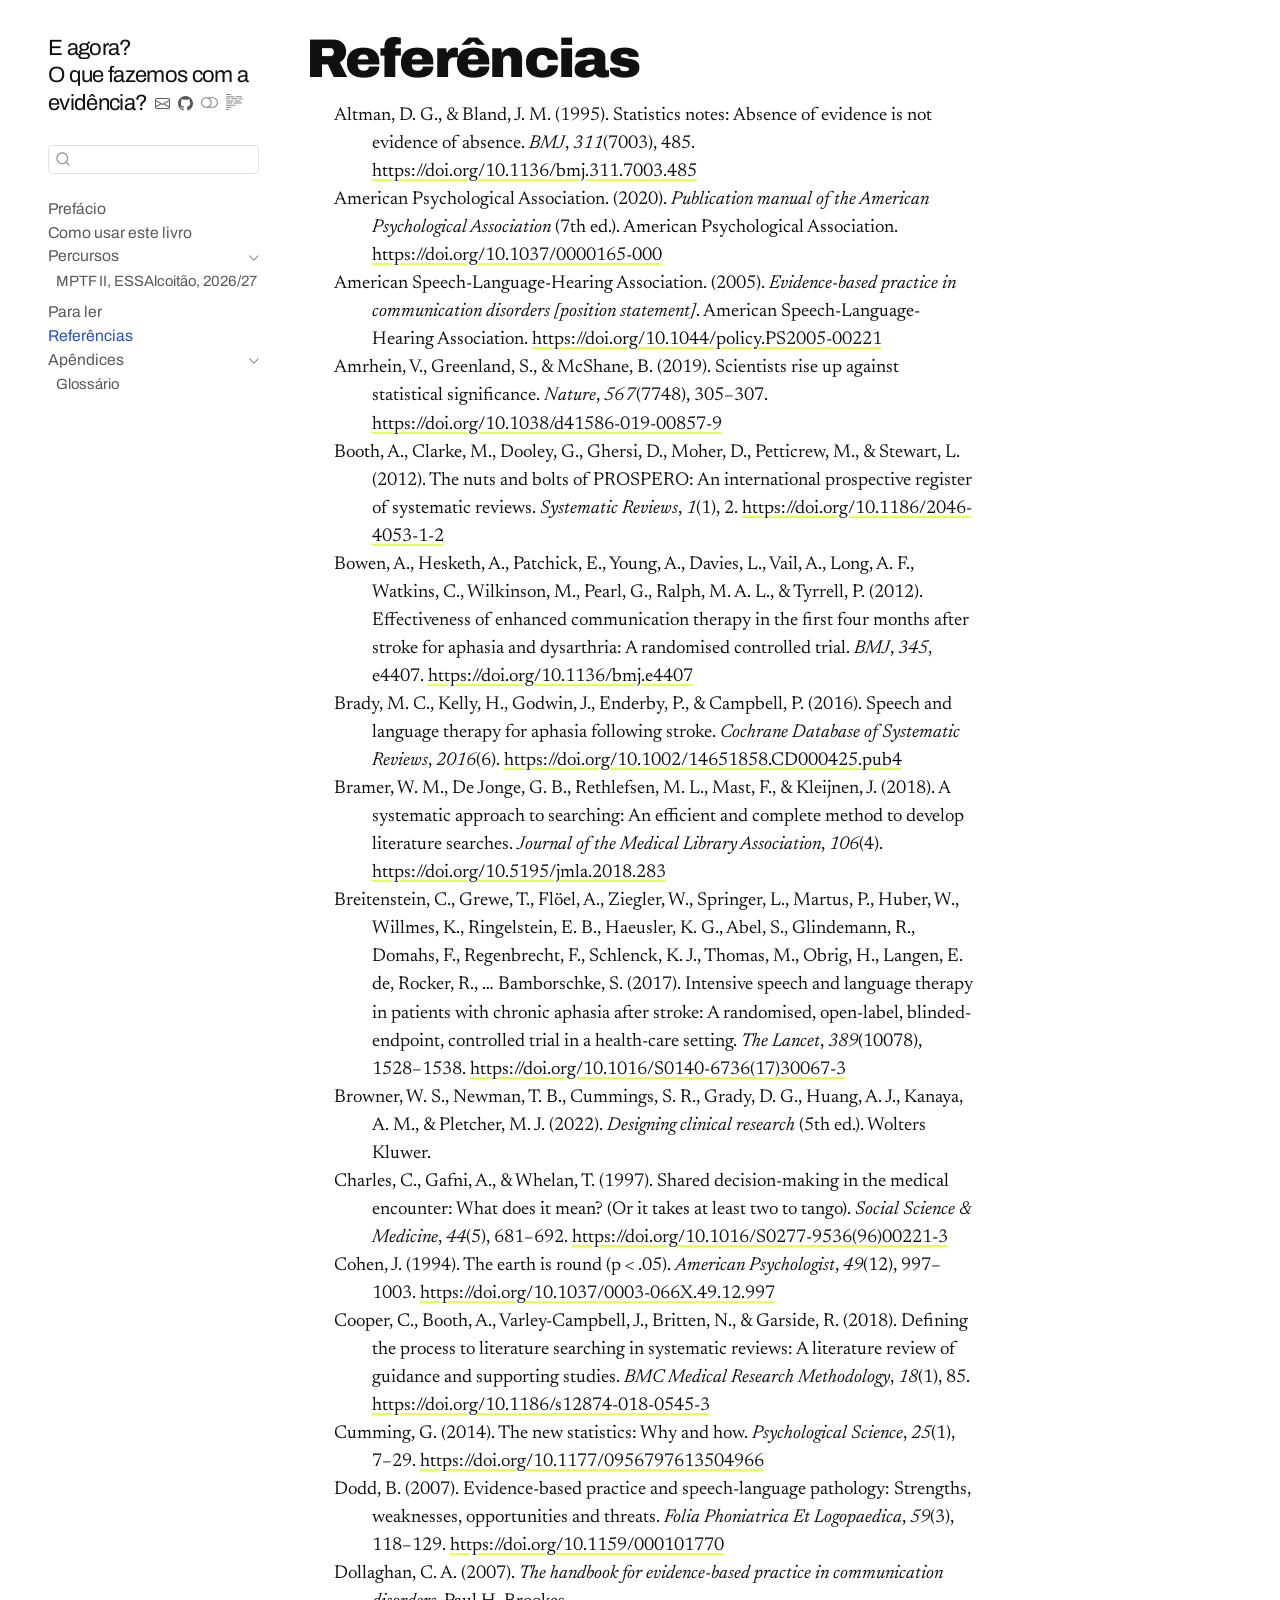
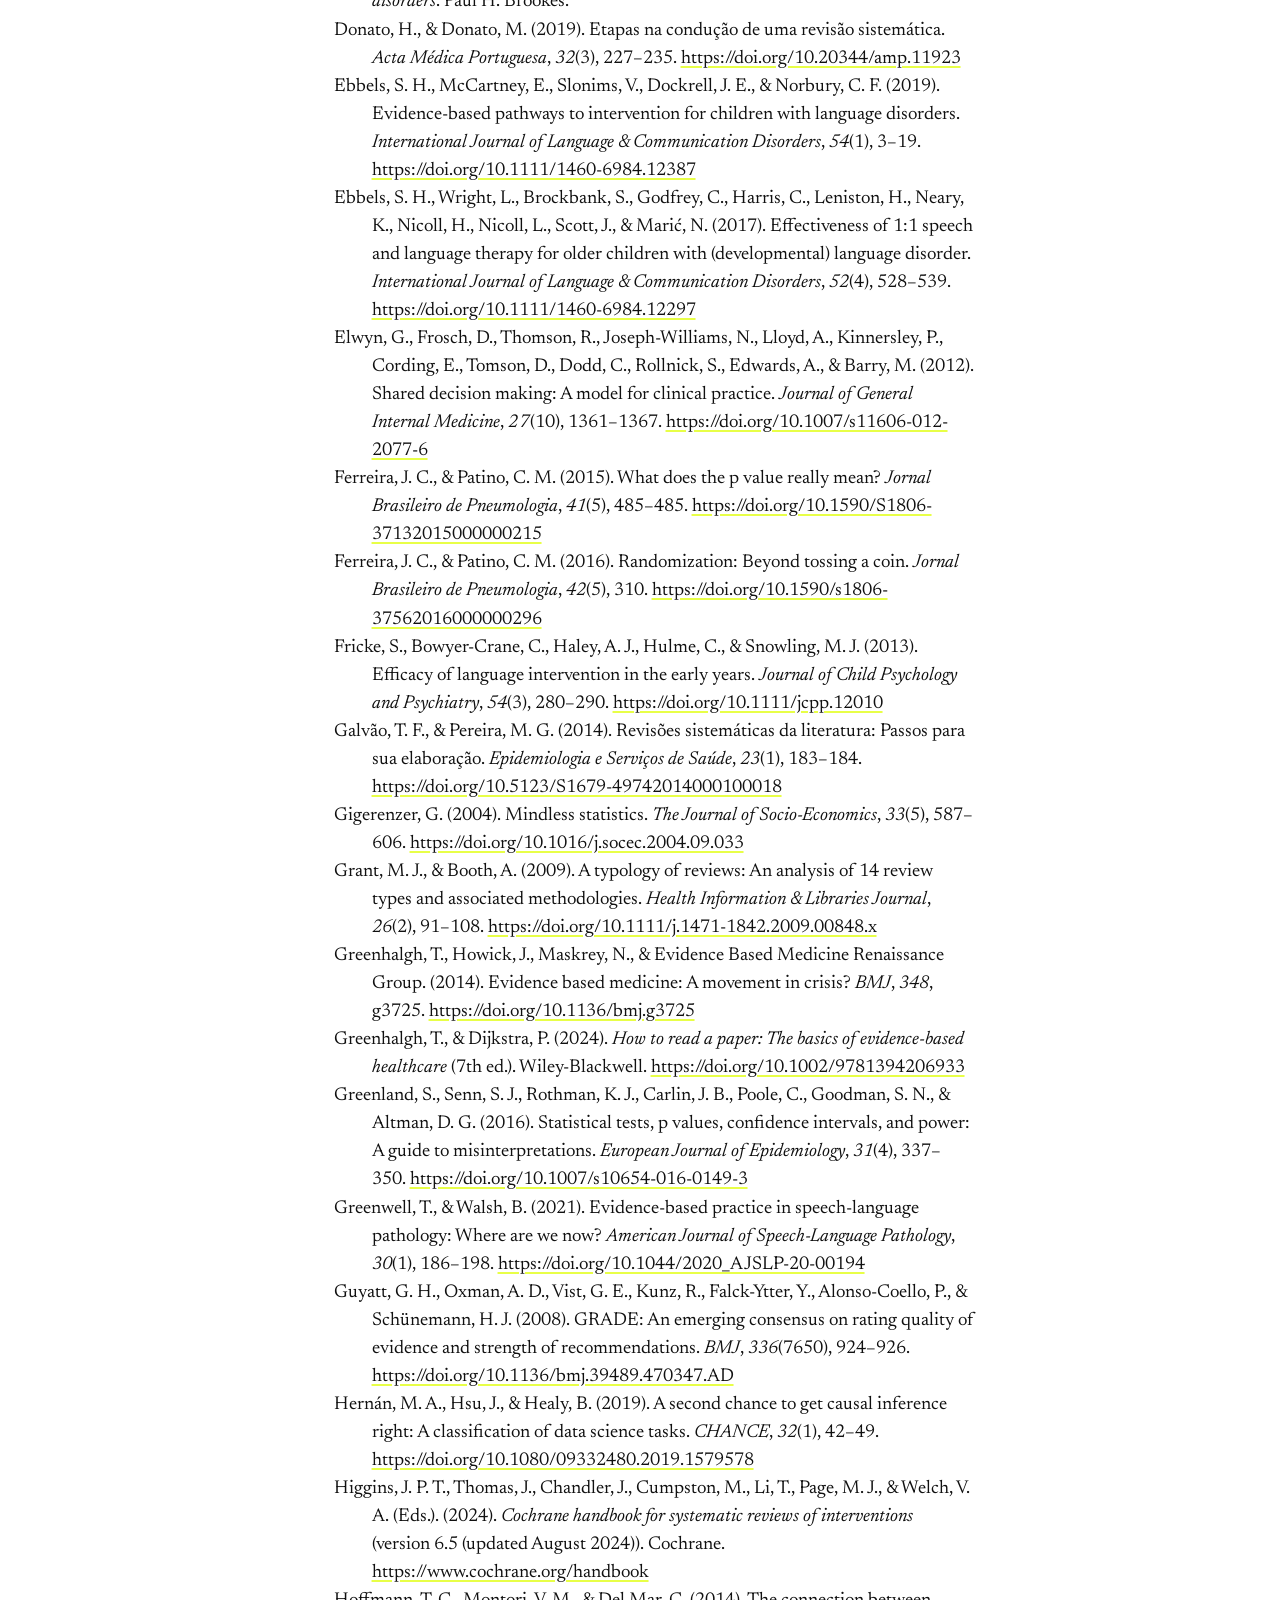
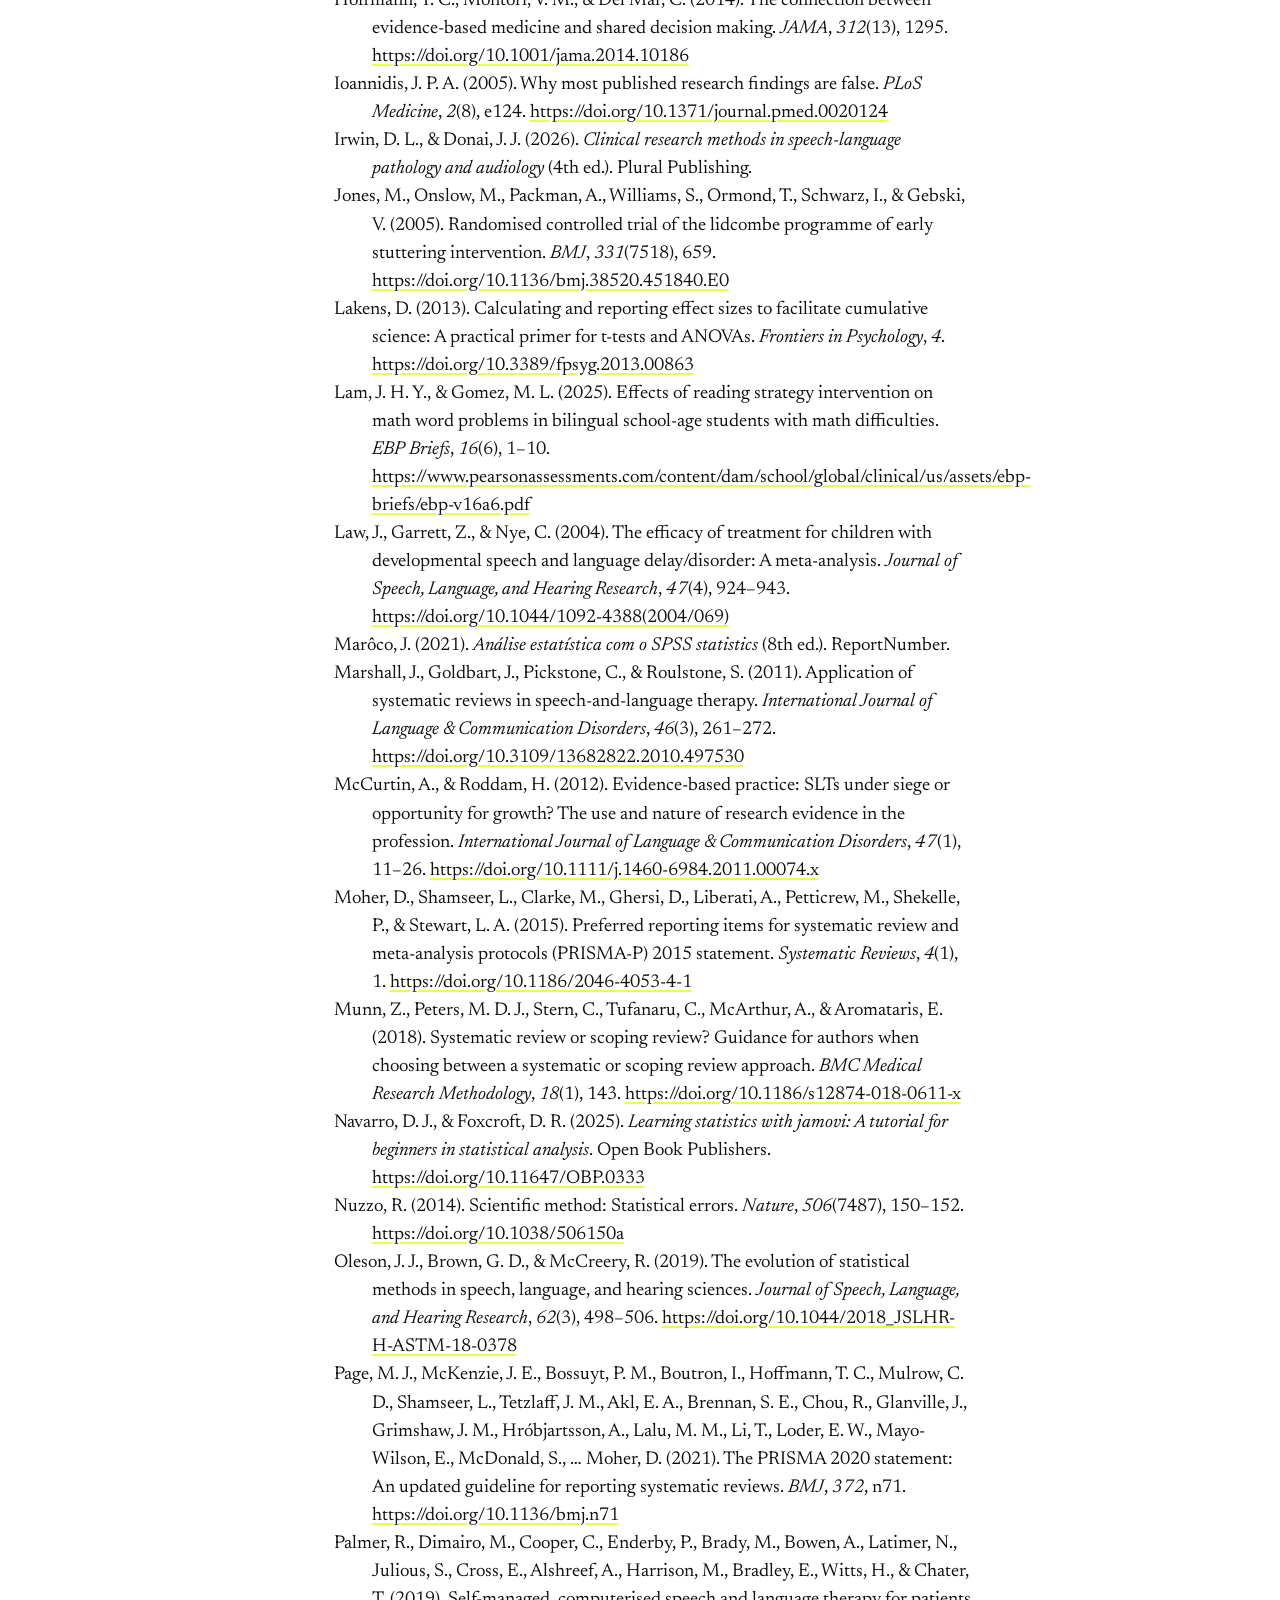
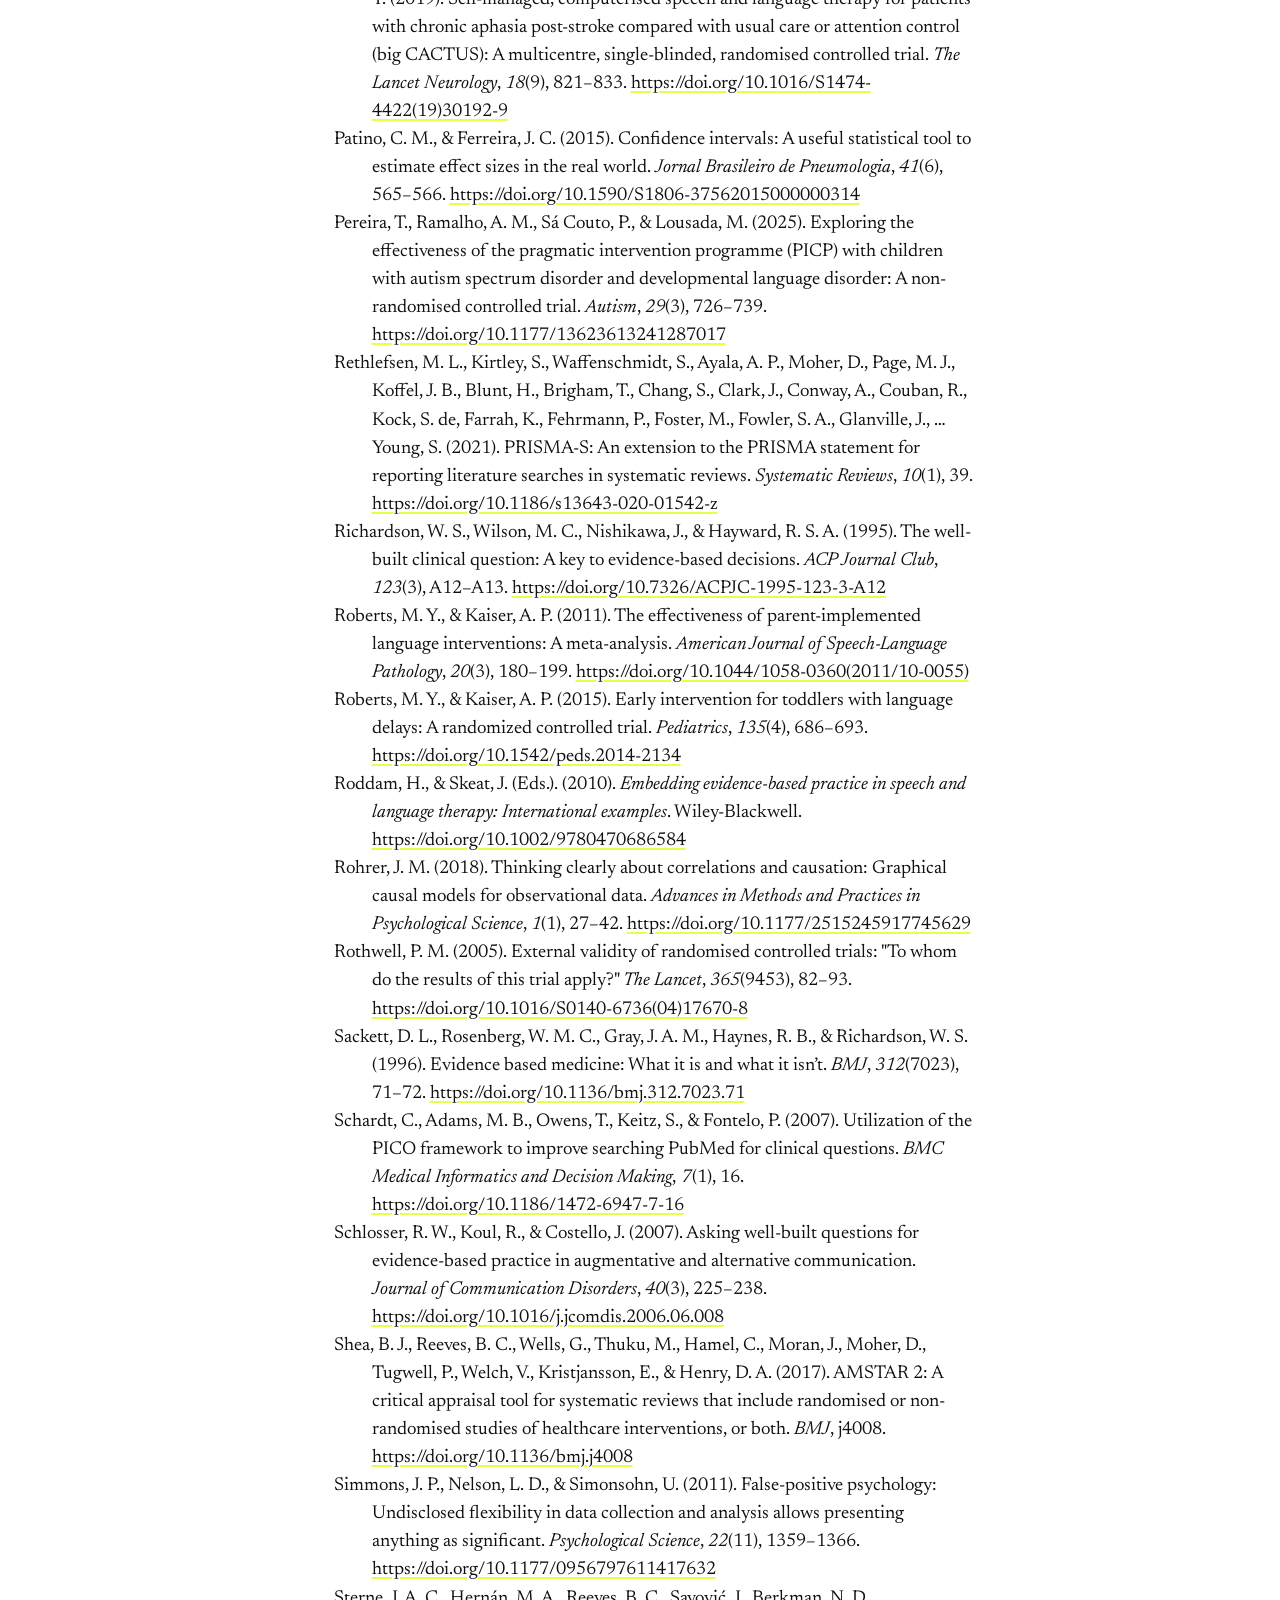
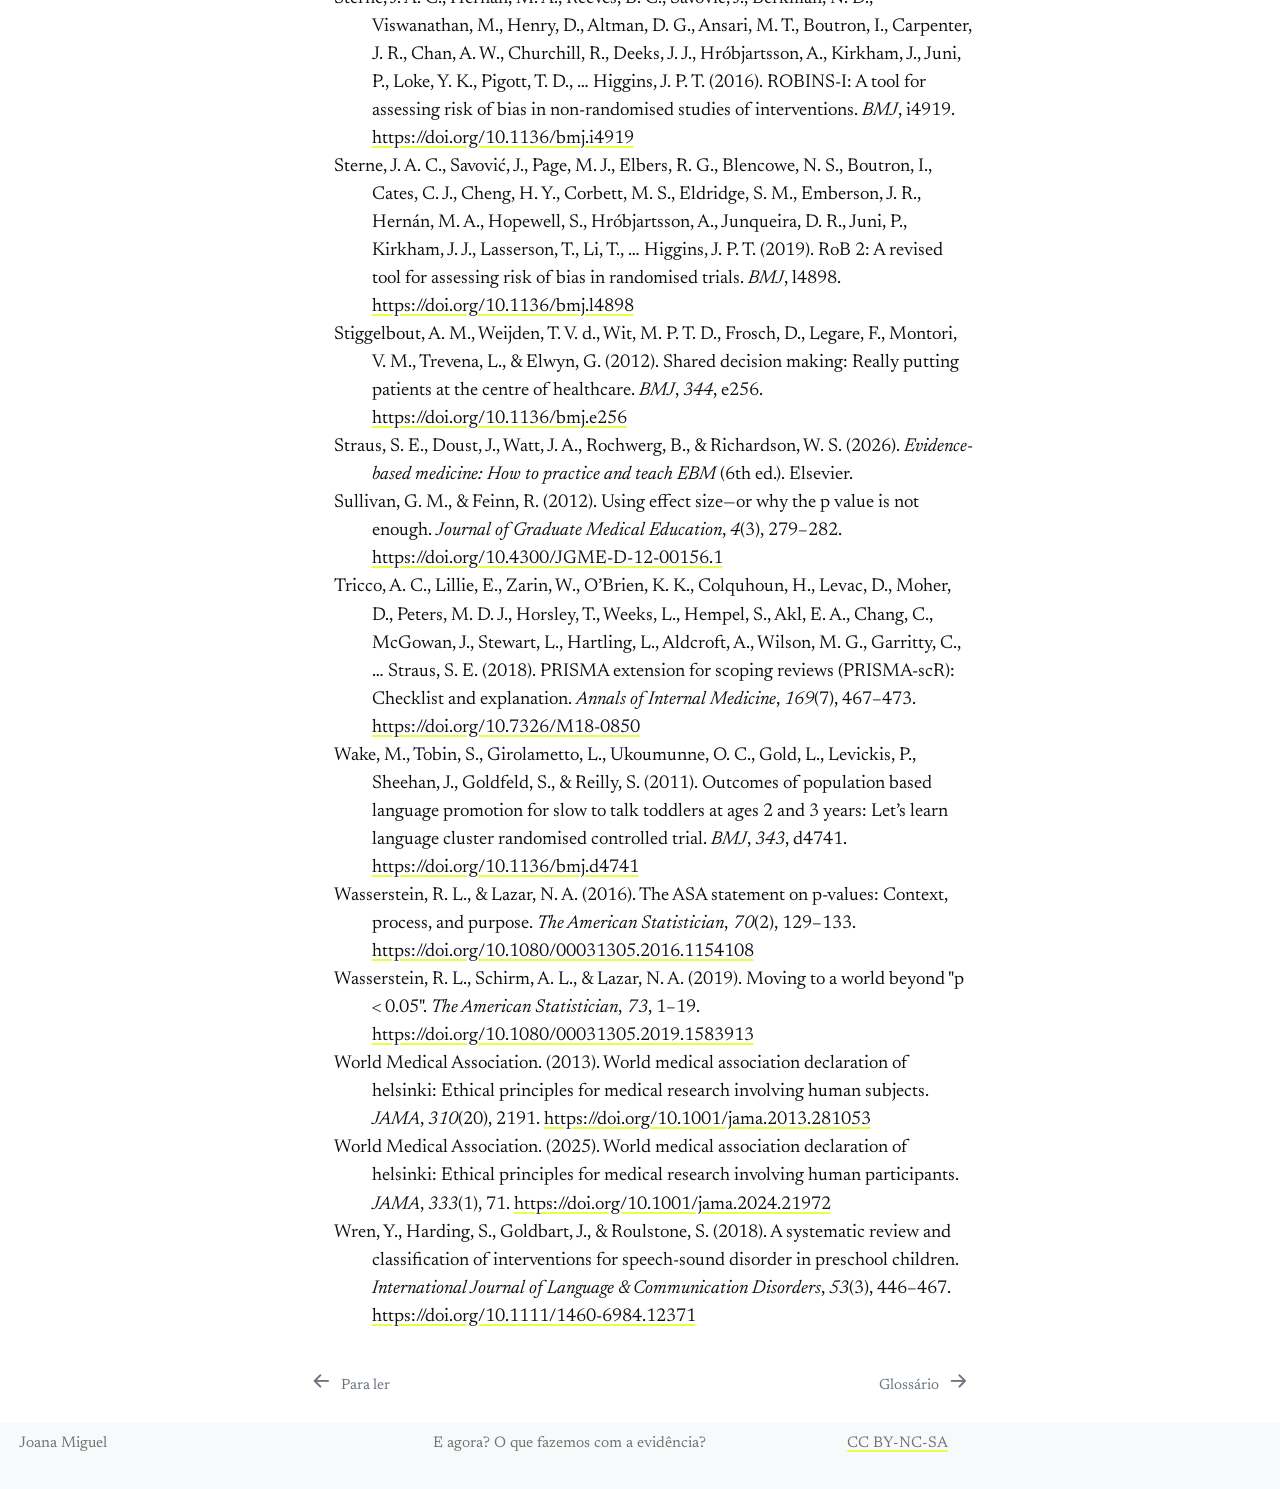
<file: referencias.html>
<!DOCTYPE html>
<html xmlns="http://www.w3.org/1999/xhtml" lang="pt-PT" xml:lang="pt-PT"><head>

<meta charset="utf-8">
<meta name="generator" content="quarto-1.10.18">

<meta name="viewport" content="width=device-width, initial-scale=1.0, user-scalable=yes">

<meta name="description" content="Prática baseada na evidência, com exemplos de terapia da fala e neurodesenvolvimento. Um livro em construção, de Joana Miguel.">

<title>Referências – E agora? O que fazemos com a evidência?</title>
<style>
/* Default styles provided by pandoc.
** See https://pandoc.org/MANUAL.html#variables-for-html for config info.
*/
span.smallcaps{font-variant: small-caps;}
div.columns{display: flex; gap: 1.5em;}
div.column{flex: auto;}
@media screen {
div.columns{gap: min(4vw, 1.5em);}
div.column{overflow-x: auto;}
}
div.hanging-indent{margin-left: 1.5em; text-indent: -1.5em;}
ul.task-list{list-style: none;}
ul.task-list li input[type="checkbox"] {
  width: 0.8em;
  margin: 0 0.8em 0.2em -1em; /* quarto-specific, see https://github.com/quarto-dev/quarto-cli/issues/4556 */ 
  vertical-align: middle;
}
/* CSS for citations */
div.csl-bib-body { }
div.csl-entry {
  clear: both;
}
.hanging-indent div.csl-entry {
  margin-left:2em;
  text-indent:-2em;
}
div.csl-left-margin {
  min-width:2em;
  float:left;
}
div.csl-right-inline {
  margin-left:2em;
  padding-left:1em;
}
div.csl-indent {
  margin-left: 2em;
}</style>


<script src="site_libs/quarto-nav/quarto-nav.js"></script>
<script src="site_libs/quarto-nav/headroom.min.js"></script>
<script src="site_libs/clipboard/clipboard.min.js"></script>
<script src="site_libs/quarto-search/autocomplete.umd.js"></script>
<script src="site_libs/quarto-search/fuse.min.js"></script>
<script src="site_libs/quarto-search/quarto-search.js"></script>
<meta name="quarto:offset" content="./">
<link href="./glossario.html" rel="next">
<link href="./bibliografia.html" rel="prev">
<script src="site_libs/quarto-html/quarto.js" type="module"></script>
<script src="site_libs/quarto-html/tabsets/tabsets.js" type="module"></script>
<script src="site_libs/quarto-html/popper.min.js"></script>
<script src="site_libs/quarto-html/tippy.umd.min.js"></script>
<script src="site_libs/quarto-html/anchor.min.js"></script>
<link href="site_libs/quarto-html/tippy.css" rel="stylesheet">
<link href="site_libs/quarto-html/quarto-syntax-highlighting-64a204ab8560d761af7679ceaba22944.css" rel="stylesheet" class="quarto-color-scheme" id="quarto-text-highlighting-styles">
<link href="site_libs/quarto-html/quarto-syntax-highlighting-dark-b85bc7c33db8c58e0ec93c3465666fed.css" rel="stylesheet" class="quarto-color-scheme quarto-color-alternate" id="quarto-text-highlighting-styles">
<link href="site_libs/quarto-html/quarto-syntax-highlighting-64a204ab8560d761af7679ceaba22944.css" rel="stylesheet" class="quarto-color-scheme-extra" id="quarto-text-highlighting-styles">
<script src="site_libs/bootstrap/bootstrap.min.js"></script>
<link href="site_libs/bootstrap/bootstrap-icons.css" rel="stylesheet">
<link href="site_libs/bootstrap/bootstrap-1e35e26ed42fbdbb4830d98ef92e4168.min.css" rel="stylesheet" append-hash="true" class="quarto-color-scheme" id="quarto-bootstrap" data-mode="light">
<link href="site_libs/bootstrap/bootstrap-dark-9081225e56676ee46993ba8046452d09.min.css" rel="stylesheet" append-hash="true" class="quarto-color-scheme quarto-color-alternate" id="quarto-bootstrap" data-mode="dark">
<link href="site_libs/bootstrap/bootstrap-1e35e26ed42fbdbb4830d98ef92e4168.min.css" rel="stylesheet" append-hash="true" class="quarto-color-scheme-extra" id="quarto-bootstrap" data-mode="light">
<script id="quarto-search-options" type="application/json">{
  "location": "sidebar",
  "copy-button": false,
  "collapse-after": 3,
  "panel-placement": "start",
  "type": "textbox",
  "limit": 50,
  "keyboard-shortcut": [
    "f",
    "/",
    "s"
  ],
  "show-item-context": false,
  "language": {
    "search-no-results-text": "Nenhum resultado",
    "search-matching-documents-text": "documentos correspondentes",
    "search-copy-link-title": "Copiar link para a busca",
    "search-hide-matches-text": "Esconder correspondências adicionais",
    "search-more-match-text": "mais correspondência neste documento",
    "search-more-matches-text": "mais correspondências neste documento",
    "search-clear-button-title": "Limpar",
    "search-text-placeholder": "",
    "search-detached-cancel-button-title": "Cancelar",
    "search-submit-button-title": "Enviar",
    "search-label": "Procurar"
  }
}</script>
<script src="quiz.js"></script>


<link rel="stylesheet" href="style.css">
</head>

<body class="nav-sidebar floating quarto-light"><script id="quarto-html-before-body" type="application/javascript">
    const toggleBodyColorMode = (bsSheetEl) => {
      const mode = bsSheetEl.getAttribute("data-mode");
      const bodyEl = window.document.querySelector("body");
      if (mode === "dark") {
        bodyEl.classList.add("quarto-dark");
        bodyEl.classList.remove("quarto-light");
      } else {
        bodyEl.classList.add("quarto-light");
        bodyEl.classList.remove("quarto-dark");
      }
    }
    const toggleBodyColorPrimary = () => {
      const bsSheetEl = window.document.querySelector("link#quarto-bootstrap:not([rel=disabled-stylesheet])");
      if (bsSheetEl) {
        toggleBodyColorMode(bsSheetEl);
      }
    }
    const setColorSchemeToggle = (alternate) => {
      const toggles = window.document.querySelectorAll('.quarto-color-scheme-toggle');
      for (let i=0; i < toggles.length; i++) {
        const toggle = toggles[i];
        if (toggle) {
          if (alternate) {
            toggle.classList.add("alternate");
          } else {
            toggle.classList.remove("alternate");
          }
        }
      }
    };
    const toggleColorMode = (alternate) => {
      // Switch the stylesheets
      const primaryStylesheets = window.document.querySelectorAll('link.quarto-color-scheme:not(.quarto-color-alternate)');
      const alternateStylesheets = window.document.querySelectorAll('link.quarto-color-scheme.quarto-color-alternate');
      manageTransitions('#quarto-margin-sidebar .nav-link', false);
      if (alternate) {
        // note: dark is layered on light, we don't disable primary!
        enableStylesheet(alternateStylesheets);
        for (const sheetNode of alternateStylesheets) {
          if (sheetNode.id === "quarto-bootstrap") {
            toggleBodyColorMode(sheetNode);
          }
        }
      } else {
        disableStylesheet(alternateStylesheets);
        enableStylesheet(primaryStylesheets)
        toggleBodyColorPrimary();
      }
      manageTransitions('#quarto-margin-sidebar .nav-link', true);
      // Switch the toggles
      setColorSchemeToggle(alternate)
      // Hack to workaround the fact that safari doesn't
      // properly recolor the scrollbar when toggling (#1455)
      if (navigator.userAgent.indexOf('Safari') > 0 && navigator.userAgent.indexOf('Chrome') == -1) {
        manageTransitions("body", false);
        window.scrollTo(0, 1);
        setTimeout(() => {
          window.scrollTo(0, 0);
          manageTransitions("body", true);
        }, 40);
      }
    }
    const disableStylesheet = (stylesheets) => {
      for (let i=0; i < stylesheets.length; i++) {
        const stylesheet = stylesheets[i];
        stylesheet.rel = 'disabled-stylesheet';
      }
    }
    const enableStylesheet = (stylesheets) => {
      for (let i=0; i < stylesheets.length; i++) {
        const stylesheet = stylesheets[i];
        if(stylesheet.rel !== 'stylesheet') { // for Chrome, which will still FOUC without this check
          stylesheet.rel = 'stylesheet';
        }
      }
    }
    const manageTransitions = (selector, allowTransitions) => {
      const els = window.document.querySelectorAll(selector);
      for (let i=0; i < els.length; i++) {
        const el = els[i];
        if (allowTransitions) {
          el.classList.remove('notransition');
        } else {
          el.classList.add('notransition');
        }
      }
    }
    const isFileUrl = () => {
      return window.location.protocol === 'file:';
    }
    const hasAlternateSentinel = () => {
      let styleSentinel = getColorSchemeSentinel();
      if (styleSentinel !== null) {
        return styleSentinel === "alternate";
      } else {
        return false;
      }
    }
    const setStyleSentinel = (alternate) => {
      const value = alternate ? "alternate" : "default";
      if (!isFileUrl()) {
        window.localStorage.setItem("quarto-color-scheme", value);
      } else {
        localAlternateSentinel = value;
      }
    }
    const getColorSchemeSentinel = () => {
      if (!isFileUrl()) {
        const storageValue = window.localStorage.getItem("quarto-color-scheme");
        return storageValue != null ? storageValue : localAlternateSentinel;
      } else {
        return localAlternateSentinel;
      }
    }
    const toggleGiscusIfUsed = (isAlternate, darkModeDefault) => {
      const baseTheme = document.querySelector('#giscus-base-theme')?.value ?? 'light';
      const alternateTheme = document.querySelector('#giscus-alt-theme')?.value ?? 'dark';
      let newTheme = '';
      if(authorPrefersDark) {
        newTheme = isAlternate ? baseTheme : alternateTheme;
      } else {
        newTheme = isAlternate ? alternateTheme : baseTheme;
      }
      const changeGiscusTheme = () => {
        // From: https://github.com/giscus/giscus/issues/336
        const sendMessage = (message) => {
          const iframe = document.querySelector('iframe.giscus-frame');
          if (!iframe) return;
          iframe.contentWindow.postMessage({ giscus: message }, 'https://giscus.app');
        }
        sendMessage({
          setConfig: {
            theme: newTheme
          }
        });
      }
      const isGiscussLoaded = window.document.querySelector('iframe.giscus-frame') !== null;
      if (isGiscussLoaded) {
        changeGiscusTheme();
      }
    };
    const authorPrefersDark = false;
    const darkModeDefault = authorPrefersDark;
      document.querySelector('link#quarto-text-highlighting-styles.quarto-color-scheme-extra').rel = 'disabled-stylesheet';
      document.querySelector('link#quarto-bootstrap.quarto-color-scheme-extra').rel = 'disabled-stylesheet';
    let localAlternateSentinel = darkModeDefault ? 'alternate' : 'default';
    // Dark / light mode switch
    window.quartoToggleColorScheme = () => {
      // Read the current dark / light value
      let toAlternate = !hasAlternateSentinel();
      toggleColorMode(toAlternate);
      setStyleSentinel(toAlternate);
      toggleGiscusIfUsed(toAlternate, darkModeDefault);
      window.dispatchEvent(new Event('resize'));
    };
    // Switch to dark mode if need be
    if (hasAlternateSentinel()) {
      toggleColorMode(true);
    } else {
      toggleColorMode(false);
    }
  </script>

<div id="quarto-search-results"></div>
  <header id="quarto-header" class="headroom fixed-top">
  <nav class="quarto-secondary-nav">
    <div class="container-fluid d-flex">
      <button type="button" class="quarto-btn-toggle btn" data-bs-toggle="collapse" role="button" data-bs-target=".quarto-sidebar-collapse-item" aria-controls="quarto-sidebar" aria-expanded="false" aria-label="Alternar barra lateral" onclick="if (window.quartoToggleHeadroom) { window.quartoToggleHeadroom(); }">
        <i class="bi bi-layout-text-sidebar-reverse"></i>
      </button>
        <nav class="quarto-page-breadcrumbs" aria-label="breadcrumb"><ol class="breadcrumb"><li class="breadcrumb-item"><a href="./referencias.html">Referências</a></li></ol></nav>
        <a class="flex-grow-1" role="navigation" data-bs-toggle="collapse" data-bs-target=".quarto-sidebar-collapse-item" aria-controls="quarto-sidebar" aria-expanded="false" aria-label="Alternar barra lateral" onclick="if (window.quartoToggleHeadroom) { window.quartoToggleHeadroom(); }">      
        </a>
      <button type="button" class="btn quarto-search-button" aria-label="Procurar" onclick="window.quartoOpenSearch();">
        <i class="bi bi-search"></i>
      </button>
    </div>
  </nav>
</header>
<!-- content -->
<div id="quarto-content" class="quarto-container page-columns page-rows-contents page-layout-article">
<!-- sidebar -->
  <nav id="quarto-sidebar" class="sidebar collapse collapse-horizontal quarto-sidebar-collapse-item sidebar-navigation floating overflow-auto">
    <div class="pt-lg-2 mt-2 text-left sidebar-header">
    <div class="sidebar-title mb-0 py-0">
      <a href="./">E agora?<br>O que fazemos com a evidência?</a> 
        <div class="sidebar-tools-main tools-wide">
    <a href="mailto:joana.miguel@caidi.pt" title="" class="quarto-navigation-tool px-1" aria-label=""><i class="bi bi-envelope"></i></a>
    <a href="https://github.com/JoBeaMi/e-agora" title="Código fonte" class="quarto-navigation-tool px-1" aria-label="Código fonte"><i class="bi bi-github"></i></a>
  <a href="" class="quarto-color-scheme-toggle quarto-navigation-tool  px-1" onclick="window.quartoToggleColorScheme(); return false;" title="Alternar modo escuro"><i class="bi"></i></a>
  <a href="" class="quarto-reader-toggle quarto-navigation-tool px-1" onclick="window.quartoToggleReader(); return false;" title="Alternar modo de leitor">
  <div class="quarto-reader-toggle-btn">
  <i class="bi"></i>
  </div>
</a>
</div>
    </div>
      </div>
        <div class="mt-2 flex-shrink-0 align-items-center">
        <div class="sidebar-search">
        <div id="quarto-search" class="" title="Procurar"></div>
        </div>
        </div>
    <div class="sidebar-menu-container"> 
    <ul class="list-unstyled mt-1">
        <li class="sidebar-item">
  <div class="sidebar-item-container"> 
  <a href="./index.html" class="sidebar-item-text sidebar-link">
 <span class="menu-text">Prefácio</span></a>
  </div>
</li>
        <li class="sidebar-item">
  <div class="sidebar-item-container"> 
  <a href="./como-usar.html" class="sidebar-item-text sidebar-link">
 <span class="menu-text">Como usar este livro</span></a>
  </div>
</li>
        <li class="sidebar-item sidebar-item-section">
      <div class="sidebar-item-container"> 
            <a class="sidebar-item-text sidebar-link text-start" data-bs-toggle="collapse" data-bs-target="#quarto-sidebar-section-1" role="navigation" aria-expanded="true">
 <span class="menu-text">Percursos</span></a>
          <a class="sidebar-item-toggle text-start" data-bs-toggle="collapse" data-bs-target="#quarto-sidebar-section-1" role="navigation" aria-expanded="true" aria-label="Alternar seção">
            <i class="bi bi-chevron-right ms-2"></i>
          </a> 
      </div>
      <ul id="quarto-sidebar-section-1" class="collapse list-unstyled sidebar-section depth1 show">  
          <li class="sidebar-item">
  <div class="sidebar-item-container"> 
  <a href="./percursos/mptf-ii-2026.html" class="sidebar-item-text sidebar-link">
 <span class="menu-text">MPTF II, ESSAlcoitão, 2026/27</span></a>
  </div>
</li>
      </ul>
  </li>
        <li class="sidebar-item">
  <div class="sidebar-item-container"> 
  <a href="./bibliografia.html" class="sidebar-item-text sidebar-link">
 <span class="menu-text">Para ler</span></a>
  </div>
</li>
        <li class="sidebar-item">
  <div class="sidebar-item-container"> 
  <a href="./referencias.html" class="sidebar-item-text sidebar-link active">
 <span class="menu-text">Referências</span></a>
  </div>
</li>
        <li class="sidebar-item sidebar-item-section">
      <div class="sidebar-item-container"> 
            <a class="sidebar-item-text sidebar-link text-start" data-bs-toggle="collapse" data-bs-target="#quarto-sidebar-section-2" role="navigation" aria-expanded="true">
 <span class="menu-text">Apêndices</span></a>
          <a class="sidebar-item-toggle text-start" data-bs-toggle="collapse" data-bs-target="#quarto-sidebar-section-2" role="navigation" aria-expanded="true" aria-label="Alternar seção">
            <i class="bi bi-chevron-right ms-2"></i>
          </a> 
      </div>
      <ul id="quarto-sidebar-section-2" class="collapse list-unstyled sidebar-section depth1 show">  
          <li class="sidebar-item">
  <div class="sidebar-item-container"> 
  <a href="./glossario.html" class="sidebar-item-text sidebar-link">
 <span class="menu-text">Glossário</span></a>
  </div>
</li>
      </ul>
  </li>
    </ul>
    </div>
</nav>
<div id="quarto-sidebar-glass" class="quarto-sidebar-collapse-item" data-bs-toggle="collapse" data-bs-target=".quarto-sidebar-collapse-item"></div>
<!-- margin-sidebar -->
    <div id="quarto-margin-sidebar" class="sidebar margin-sidebar zindex-bottom">
        
    </div>
<!-- main -->
<main class="content" id="quarto-document-content">


<header id="title-block-header" class="quarto-title-block default">
<div class="quarto-title">
<h1 class="title">Referências</h1>
</div>



<div class="quarto-title-meta">

    
  
    
  </div>
  


</header>


<div id="refs" class="references csl-bib-body hanging-indent" data-entry-spacing="0" data-line-spacing="2" role="list">
<div id="ref-altman1995" class="csl-entry" role="listitem">
Altman, D. G., &amp; Bland, J. M. (1995). Statistics notes: Absence of
evidence is not evidence of absence. <em>BMJ</em>, <em>311</em>(7003),
485. <a href="https://doi.org/10.1136/bmj.311.7003.485">https://doi.org/10.1136/bmj.311.7003.485</a>
</div>
<div id="ref-apa2020" class="csl-entry" role="listitem">
American Psychological Association. (2020). <em>Publication manual of
the <span>American Psychological Association</span></em> (7th ed.).
American Psychological Association. <a href="https://doi.org/10.1037/0000165-000">https://doi.org/10.1037/0000165-000</a>
</div>
<div id="ref-asha2005" class="csl-entry" role="listitem">
American Speech-Language-Hearing Association. (2005). <em>Evidence-based
practice in communication disorders [position statement]</em>. American
Speech-Language-Hearing Association. <a href="https://doi.org/10.1044/policy.PS2005-00221">https://doi.org/10.1044/policy.PS2005-00221</a>
</div>
<div id="ref-amrhein2019" class="csl-entry" role="listitem">
Amrhein, V., Greenland, S., &amp; McShane, B. (2019). Scientists rise up
against statistical significance. <em>Nature</em>, <em>567</em>(7748),
305–307. <a href="https://doi.org/10.1038/d41586-019-00857-9">https://doi.org/10.1038/d41586-019-00857-9</a>
</div>
<div id="ref-booth2012" class="csl-entry" role="listitem">
Booth, A., Clarke, M., Dooley, G., Ghersi, D., Moher, D., Petticrew, M.,
&amp; Stewart, L. (2012). The nuts and bolts of <span>PROSPERO</span>:
An international prospective register of systematic reviews.
<em>Systematic Reviews</em>, <em>1</em>(1), 2. <a href="https://doi.org/10.1186/2046-4053-1-2">https://doi.org/10.1186/2046-4053-1-2</a>
</div>
<div id="ref-bowen2012" class="csl-entry" role="listitem">
Bowen, A., Hesketh, A., Patchick, E., Young, A., Davies, L., Vail, A.,
Long, A. F., Watkins, C., Wilkinson, M., Pearl, G., Ralph, M. A. L.,
&amp; Tyrrell, P. (2012). Effectiveness of enhanced communication
therapy in the first four months after stroke for aphasia and
dysarthria: A randomised controlled trial. <em>BMJ</em>, <em>345</em>,
e4407. <a href="https://doi.org/10.1136/bmj.e4407">https://doi.org/10.1136/bmj.e4407</a>
</div>
<div id="ref-brady2016" class="csl-entry" role="listitem">
Brady, M. C., Kelly, H., Godwin, J., Enderby, P., &amp; Campbell, P.
(2016). Speech and language therapy for aphasia following stroke.
<em>Cochrane Database of Systematic Reviews</em>, <em>2016</em>(6). <a href="https://doi.org/10.1002/14651858.CD000425.pub4">https://doi.org/10.1002/14651858.CD000425.pub4</a>
</div>
<div id="ref-bramer2018" class="csl-entry" role="listitem">
Bramer, W. M., De Jonge, G. B., Rethlefsen, M. L., Mast, F., &amp;
Kleijnen, J. (2018). A systematic approach to searching: An efficient
and complete method to develop literature searches. <em>Journal of the
Medical Library Association</em>, <em>106</em>(4). <a href="https://doi.org/10.5195/jmla.2018.283">https://doi.org/10.5195/jmla.2018.283</a>
</div>
<div id="ref-breitenstein2017" class="csl-entry" role="listitem">
Breitenstein, C., Grewe, T., Flöel, A., Ziegler, W., Springer, L.,
Martus, P., Huber, W., Willmes, K., Ringelstein, E. B., Haeusler, K. G.,
Abel, S., Glindemann, R., Domahs, F., Regenbrecht, F., Schlenck, K. J.,
Thomas, M., Obrig, H., Langen, E. de, Rocker, R., … Bamborschke, S.
(2017). Intensive speech and language therapy in patients with chronic
aphasia after stroke: A randomised, open-label, blinded-endpoint,
controlled trial in a health-care setting. <em>The Lancet</em>,
<em>389</em>(10078), 1528–1538. <a href="https://doi.org/10.1016/S0140-6736(17)30067-3">https://doi.org/10.1016/S0140-6736(17)30067-3</a>
</div>
<div id="ref-browner2022" class="csl-entry" role="listitem">
Browner, W. S., Newman, T. B., Cummings, S. R., Grady, D. G., Huang, A.
J., Kanaya, A. M., &amp; Pletcher, M. J. (2022). <em>Designing clinical
research</em> (5th ed.). Wolters Kluwer.
</div>
<div id="ref-charles1997" class="csl-entry" role="listitem">
Charles, C., Gafni, A., &amp; Whelan, T. (1997). Shared decision-making
in the medical encounter: What does it mean? (Or it takes at least two
to tango). <em>Social Science &amp; Medicine</em>, <em>44</em>(5),
681–692. <a href="https://doi.org/10.1016/S0277-9536(96)00221-3">https://doi.org/10.1016/S0277-9536(96)00221-3</a>
</div>
<div id="ref-cohen1994" class="csl-entry" role="listitem">
Cohen, J. (1994). The earth is round (p &lt; .05). <em>American
Psychologist</em>, <em>49</em>(12), 997–1003. <a href="https://doi.org/10.1037/0003-066X.49.12.997">https://doi.org/10.1037/0003-066X.49.12.997</a>
</div>
<div id="ref-cooper2018" class="csl-entry" role="listitem">
Cooper, C., Booth, A., Varley-Campbell, J., Britten, N., &amp; Garside,
R. (2018). Defining the process to literature searching in systematic
reviews: A literature review of guidance and supporting studies. <em>BMC
Medical Research Methodology</em>, <em>18</em>(1), 85. <a href="https://doi.org/10.1186/s12874-018-0545-3">https://doi.org/10.1186/s12874-018-0545-3</a>
</div>
<div id="ref-cumming2014" class="csl-entry" role="listitem">
Cumming, G. (2014). The new statistics: Why and how. <em>Psychological
Science</em>, <em>25</em>(1), 7–29. <a href="https://doi.org/10.1177/0956797613504966">https://doi.org/10.1177/0956797613504966</a>
</div>
<div id="ref-dodd2007" class="csl-entry" role="listitem">
Dodd, B. (2007). Evidence-based practice and speech-language pathology:
Strengths, weaknesses, opportunities and threats. <em>Folia Phoniatrica
Et Logopaedica</em>, <em>59</em>(3), 118–129. <a href="https://doi.org/10.1159/000101770">https://doi.org/10.1159/000101770</a>
</div>
<div id="ref-dollaghan2007" class="csl-entry" role="listitem">
Dollaghan, C. A. (2007). <em>The handbook for evidence-based practice in
communication disorders</em>. Paul H. Brookes.
</div>
<div id="ref-donato2019" class="csl-entry" role="listitem">
Donato, H., &amp; Donato, M. (2019). Etapas na condução de uma revisão
sistemática. <em>Acta Médica Portuguesa</em>, <em>32</em>(3), 227–235.
<a href="https://doi.org/10.20344/amp.11923">https://doi.org/10.20344/amp.11923</a>
</div>
<div id="ref-ebbels2019" class="csl-entry" role="listitem">
Ebbels, S. H., McCartney, E., Slonims, V., Dockrell, J. E., &amp;
Norbury, C. F. (2019). Evidence-based pathways to intervention for
children with language disorders. <em>International Journal of Language
&amp; Communication Disorders</em>, <em>54</em>(1), 3–19. <a href="https://doi.org/10.1111/1460-6984.12387">https://doi.org/10.1111/1460-6984.12387</a>
</div>
<div id="ref-ebbels2017" class="csl-entry" role="listitem">
Ebbels, S. H., Wright, L., Brockbank, S., Godfrey, C., Harris, C.,
Leniston, H., Neary, K., Nicoll, H., Nicoll, L., Scott, J., &amp; Marić,
N. (2017). Effectiveness of 1:1 speech and language therapy for older
children with (developmental) language disorder. <em>International
Journal of Language &amp; Communication Disorders</em>, <em>52</em>(4),
528–539. <a href="https://doi.org/10.1111/1460-6984.12297">https://doi.org/10.1111/1460-6984.12297</a>
</div>
<div id="ref-elwyn2012" class="csl-entry" role="listitem">
Elwyn, G., Frosch, D., Thomson, R., Joseph-Williams, N., Lloyd, A.,
Kinnersley, P., Cording, E., Tomson, D., Dodd, C., Rollnick, S.,
Edwards, A., &amp; Barry, M. (2012). Shared decision making: A model for
clinical practice. <em>Journal of General Internal Medicine</em>,
<em>27</em>(10), 1361–1367. <a href="https://doi.org/10.1007/s11606-012-2077-6">https://doi.org/10.1007/s11606-012-2077-6</a>
</div>
<div id="ref-ferreira2015p" class="csl-entry" role="listitem">
Ferreira, J. C., &amp; Patino, C. M. (2015). What does the p value
really mean? <em>Jornal Brasileiro de Pneumologia</em>, <em>41</em>(5),
485–485. <a href="https://doi.org/10.1590/S1806-37132015000000215">https://doi.org/10.1590/S1806-37132015000000215</a>
</div>
<div id="ref-ferreira2016" class="csl-entry" role="listitem">
Ferreira, J. C., &amp; Patino, C. M. (2016). Randomization: Beyond
tossing a coin. <em>Jornal Brasileiro de Pneumologia</em>,
<em>42</em>(5), 310. <a href="https://doi.org/10.1590/s1806-37562016000000296">https://doi.org/10.1590/s1806-37562016000000296</a>
</div>
<div id="ref-fricke2013" class="csl-entry" role="listitem">
Fricke, S., Bowyer-Crane, C., Haley, A. J., Hulme, C., &amp; Snowling,
M. J. (2013). Efficacy of language intervention in the early years.
<em>Journal of Child Psychology and Psychiatry</em>, <em>54</em>(3),
280–290. <a href="https://doi.org/10.1111/jcpp.12010">https://doi.org/10.1111/jcpp.12010</a>
</div>
<div id="ref-galvao2014" class="csl-entry" role="listitem">
Galvão, T. F., &amp; Pereira, M. G. (2014). Revisões sistemáticas da
literatura: Passos para sua elaboração. <em>Epidemiologia e Serviços de
Saúde</em>, <em>23</em>(1), 183–184. <a href="https://doi.org/10.5123/S1679-49742014000100018">https://doi.org/10.5123/S1679-49742014000100018</a>
</div>
<div id="ref-gigerenzer2004" class="csl-entry" role="listitem">
Gigerenzer, G. (2004). Mindless statistics. <em>The Journal of
Socio-Economics</em>, <em>33</em>(5), 587–606. <a href="https://doi.org/10.1016/j.socec.2004.09.033">https://doi.org/10.1016/j.socec.2004.09.033</a>
</div>
<div id="ref-grant2009" class="csl-entry" role="listitem">
Grant, M. J., &amp; Booth, A. (2009). A typology of reviews: An analysis
of 14 review types and associated methodologies. <em>Health Information
&amp; Libraries Journal</em>, <em>26</em>(2), 91–108. <a href="https://doi.org/10.1111/j.1471-1842.2009.00848.x">https://doi.org/10.1111/j.1471-1842.2009.00848.x</a>
</div>
<div id="ref-greenhalgh2014" class="csl-entry" role="listitem">
Greenhalgh, T., Howick, J., Maskrey, N., &amp; Evidence Based Medicine
Renaissance Group. (2014). Evidence based medicine: A movement in
crisis? <em>BMJ</em>, <em>348</em>, g3725. <a href="https://doi.org/10.1136/bmj.g3725">https://doi.org/10.1136/bmj.g3725</a>
</div>
<div id="ref-greenhalgh2024" class="csl-entry" role="listitem">
Greenhalgh, T., &amp; Dijkstra, P. (2024). <em>How to read a paper: The
basics of evidence-based healthcare</em> (7th ed.). Wiley-Blackwell. <a href="https://doi.org/10.1002/9781394206933">https://doi.org/10.1002/9781394206933</a>
</div>
<div id="ref-greenland2016" class="csl-entry" role="listitem">
Greenland, S., Senn, S. J., Rothman, K. J., Carlin, J. B., Poole, C.,
Goodman, S. N., &amp; Altman, D. G. (2016). Statistical tests, p values,
confidence intervals, and power: A guide to misinterpretations.
<em>European Journal of Epidemiology</em>, <em>31</em>(4), 337–350. <a href="https://doi.org/10.1007/s10654-016-0149-3">https://doi.org/10.1007/s10654-016-0149-3</a>
</div>
<div id="ref-greenwell2021" class="csl-entry" role="listitem">
Greenwell, T., &amp; Walsh, B. (2021). Evidence-based practice in
speech-language pathology: Where are we now? <em>American Journal of
Speech-Language Pathology</em>, <em>30</em>(1), 186–198. <a href="https://doi.org/10.1044/2020_AJSLP-20-00194">https://doi.org/10.1044/2020_AJSLP-20-00194</a>
</div>
<div id="ref-guyatt2008" class="csl-entry" role="listitem">
Guyatt, G. H., Oxman, A. D., Vist, G. E., Kunz, R., Falck-Ytter, Y.,
Alonso-Coello, P., &amp; Schünemann, H. J. (2008). <span>GRADE</span>:
An emerging consensus on rating quality of evidence and strength of
recommendations. <em>BMJ</em>, <em>336</em>(7650), 924–926. <a href="https://doi.org/10.1136/bmj.39489.470347.AD">https://doi.org/10.1136/bmj.39489.470347.AD</a>
</div>
<div id="ref-hernan2019" class="csl-entry" role="listitem">
Hernán, M. A., Hsu, J., &amp; Healy, B. (2019). A second chance to get
causal inference right: A classification of data science tasks.
<em>CHANCE</em>, <em>32</em>(1), 42–49. <a href="https://doi.org/10.1080/09332480.2019.1579578">https://doi.org/10.1080/09332480.2019.1579578</a>
</div>
<div id="ref-higgins2024" class="csl-entry" role="listitem">
Higgins, J. P. T., Thomas, J., Chandler, J., Cumpston, M., Li, T., Page,
M. J., &amp; Welch, V. A. (Eds.). (2024). <em>Cochrane handbook for
systematic reviews of interventions</em> (version 6.5 (updated August
2024)). Cochrane. <a href="https://www.cochrane.org/handbook">https://www.cochrane.org/handbook</a>
</div>
<div id="ref-hoffmann2014" class="csl-entry" role="listitem">
Hoffmann, T. C., Montori, V. M., &amp; Del Mar, C. (2014). The
connection between evidence-based medicine and shared decision making.
<em>JAMA</em>, <em>312</em>(13), 1295. <a href="https://doi.org/10.1001/jama.2014.10186">https://doi.org/10.1001/jama.2014.10186</a>
</div>
<div id="ref-ioannidis2005" class="csl-entry" role="listitem">
Ioannidis, J. P. A. (2005). Why most published research findings are
false. <em>PLoS Medicine</em>, <em>2</em>(8), e124. <a href="https://doi.org/10.1371/journal.pmed.0020124">https://doi.org/10.1371/journal.pmed.0020124</a>
</div>
<div id="ref-irwin2026" class="csl-entry" role="listitem">
Irwin, D. L., &amp; Donai, J. J. (2026). <em>Clinical research methods
in speech-language pathology and audiology</em> (4th ed.). Plural
Publishing.
</div>
<div id="ref-jones2005" class="csl-entry" role="listitem">
Jones, M., Onslow, M., Packman, A., Williams, S., Ormond, T., Schwarz,
I., &amp; Gebski, V. (2005). Randomised controlled trial of the lidcombe
programme of early stuttering intervention. <em>BMJ</em>,
<em>331</em>(7518), 659. <a href="https://doi.org/10.1136/bmj.38520.451840.E0">https://doi.org/10.1136/bmj.38520.451840.E0</a>
</div>
<div id="ref-lakens2013" class="csl-entry" role="listitem">
Lakens, D. (2013). Calculating and reporting effect sizes to facilitate
cumulative science: A practical primer for t-tests and
<span>ANOVAs</span>. <em>Frontiers in Psychology</em>, <em>4</em>. <a href="https://doi.org/10.3389/fpsyg.2013.00863">https://doi.org/10.3389/fpsyg.2013.00863</a>
</div>
<div id="ref-lam2025" class="csl-entry" role="listitem">
Lam, J. H. Y., &amp; Gomez, M. L. (2025). Effects of reading strategy
intervention on math word problems in bilingual school-age students with
math difficulties. <em>EBP Briefs</em>, <em>16</em>(6), 1–10. <a href="https://www.pearsonassessments.com/content/dam/school/global/clinical/us/assets/ebp-briefs/ebp-v16a6.pdf">https://www.pearsonassessments.com/content/dam/school/global/clinical/us/assets/ebp-briefs/ebp-v16a6.pdf</a>
</div>
<div id="ref-law2004" class="csl-entry" role="listitem">
Law, J., Garrett, Z., &amp; Nye, C. (2004). The efficacy of treatment
for children with developmental speech and language delay/disorder: A
meta-analysis. <em>Journal of Speech, Language, and Hearing
Research</em>, <em>47</em>(4), 924–943. <a href="https://doi.org/10.1044/1092-4388(2004/069)">https://doi.org/10.1044/1092-4388(2004/069)</a>
</div>
<div id="ref-maroco2021" class="csl-entry" role="listitem">
Marôco, J. (2021). <em>Análise estatística com o <span>SPSS</span>
statistics</em> (8th ed.). ReportNumber.
</div>
<div id="ref-marshall2011" class="csl-entry" role="listitem">
Marshall, J., Goldbart, J., Pickstone, C., &amp; Roulstone, S. (2011).
Application of systematic reviews in speech-and-language therapy.
<em>International Journal of Language &amp; Communication
Disorders</em>, <em>46</em>(3), 261–272. <a href="https://doi.org/10.3109/13682822.2010.497530">https://doi.org/10.3109/13682822.2010.497530</a>
</div>
<div id="ref-mccurtin2012" class="csl-entry" role="listitem">
McCurtin, A., &amp; Roddam, H. (2012). Evidence-based practice:
<span>SLTs</span> under siege or opportunity for growth? The use and
nature of research evidence in the profession. <em>International Journal
of Language &amp; Communication Disorders</em>, <em>47</em>(1), 11–26.
<a href="https://doi.org/10.1111/j.1460-6984.2011.00074.x">https://doi.org/10.1111/j.1460-6984.2011.00074.x</a>
</div>
<div id="ref-moher2015prismap" class="csl-entry" role="listitem">
Moher, D., Shamseer, L., Clarke, M., Ghersi, D., Liberati, A.,
Petticrew, M., Shekelle, P., &amp; Stewart, L. A. (2015). Preferred
reporting items for systematic review and meta-analysis protocols
(<span>PRISMA-P</span>) 2015 statement. <em>Systematic Reviews</em>,
<em>4</em>(1), 1. <a href="https://doi.org/10.1186/2046-4053-4-1">https://doi.org/10.1186/2046-4053-4-1</a>
</div>
<div id="ref-munn2018" class="csl-entry" role="listitem">
Munn, Z., Peters, M. D. J., Stern, C., Tufanaru, C., McArthur, A., &amp;
Aromataris, E. (2018). Systematic review or scoping review? Guidance for
authors when choosing between a systematic or scoping review approach.
<em>BMC Medical Research Methodology</em>, <em>18</em>(1), 143. <a href="https://doi.org/10.1186/s12874-018-0611-x">https://doi.org/10.1186/s12874-018-0611-x</a>
</div>
<div id="ref-navarro2025" class="csl-entry" role="listitem">
Navarro, D. J., &amp; Foxcroft, D. R. (2025). <em>Learning statistics
with jamovi: A tutorial for beginners in statistical analysis</em>. Open
Book Publishers. <a href="https://doi.org/10.11647/OBP.0333">https://doi.org/10.11647/OBP.0333</a>
</div>
<div id="ref-nuzzo2014" class="csl-entry" role="listitem">
Nuzzo, R. (2014). Scientific method: Statistical errors.
<em>Nature</em>, <em>506</em>(7487), 150–152. <a href="https://doi.org/10.1038/506150a">https://doi.org/10.1038/506150a</a>
</div>
<div id="ref-oleson2019" class="csl-entry" role="listitem">
Oleson, J. J., Brown, G. D., &amp; McCreery, R. (2019). The evolution of
statistical methods in speech, language, and hearing sciences.
<em>Journal of Speech, Language, and Hearing Research</em>,
<em>62</em>(3), 498–506. <a href="https://doi.org/10.1044/2018_JSLHR-H-ASTM-18-0378">https://doi.org/10.1044/2018_JSLHR-H-ASTM-18-0378</a>
</div>
<div id="ref-page2021prisma" class="csl-entry" role="listitem">
Page, M. J., McKenzie, J. E., Bossuyt, P. M., Boutron, I., Hoffmann, T.
C., Mulrow, C. D., Shamseer, L., Tetzlaff, J. M., Akl, E. A., Brennan,
S. E., Chou, R., Glanville, J., Grimshaw, J. M., Hróbjartsson, A., Lalu,
M. M., Li, T., Loder, E. W., Mayo-Wilson, E., McDonald, S., … Moher, D.
(2021). The <span>PRISMA</span> 2020 statement: An updated guideline for
reporting systematic reviews. <em>BMJ</em>, <em>372</em>, n71. <a href="https://doi.org/10.1136/bmj.n71">https://doi.org/10.1136/bmj.n71</a>
</div>
<div id="ref-palmer2019" class="csl-entry" role="listitem">
Palmer, R., Dimairo, M., Cooper, C., Enderby, P., Brady, M., Bowen, A.,
Latimer, N., Julious, S., Cross, E., Alshreef, A., Harrison, M.,
Bradley, E., Witts, H., &amp; Chater, T. (2019). Self-managed,
computerised speech and language therapy for patients with chronic
aphasia post-stroke compared with usual care or attention control (big
<span>CACTUS</span>): A multicentre, single-blinded, randomised
controlled trial. <em>The Lancet Neurology</em>, <em>18</em>(9),
821–833. <a href="https://doi.org/10.1016/S1474-4422(19)30192-9">https://doi.org/10.1016/S1474-4422(19)30192-9</a>
</div>
<div id="ref-patino2015ic" class="csl-entry" role="listitem">
Patino, C. M., &amp; Ferreira, J. C. (2015). Confidence intervals: A
useful statistical tool to estimate effect sizes in the real world.
<em>Jornal Brasileiro de Pneumologia</em>, <em>41</em>(6), 565–566. <a href="https://doi.org/10.1590/S1806-37562015000000314">https://doi.org/10.1590/S1806-37562015000000314</a>
</div>
<div id="ref-pereira2025" class="csl-entry" role="listitem">
Pereira, T., Ramalho, A. M., Sá Couto, P., &amp; Lousada, M. (2025).
Exploring the effectiveness of the pragmatic intervention programme
(<span>PICP</span>) with children with autism spectrum disorder and
developmental language disorder: A non-randomised controlled trial.
<em>Autism</em>, <em>29</em>(3), 726–739. <a href="https://doi.org/10.1177/13623613241287017">https://doi.org/10.1177/13623613241287017</a>
</div>
<div id="ref-rethlefsen2021" class="csl-entry" role="listitem">
Rethlefsen, M. L., Kirtley, S., Waffenschmidt, S., Ayala, A. P., Moher,
D., Page, M. J., Koffel, J. B., Blunt, H., Brigham, T., Chang, S.,
Clark, J., Conway, A., Couban, R., Kock, S. de, Farrah, K., Fehrmann,
P., Foster, M., Fowler, S. A., Glanville, J., … Young, S. (2021).
<span>PRISMA-S</span>: An extension to the <span>PRISMA</span> statement
for reporting literature searches in systematic reviews. <em>Systematic
Reviews</em>, <em>10</em>(1), 39. <a href="https://doi.org/10.1186/s13643-020-01542-z">https://doi.org/10.1186/s13643-020-01542-z</a>
</div>
<div id="ref-richardson1995" class="csl-entry" role="listitem">
Richardson, W. S., Wilson, M. C., Nishikawa, J., &amp; Hayward, R. S. A.
(1995). The well-built clinical question: A key to evidence-based
decisions. <em>ACP Journal Club</em>, <em>123</em>(3), A12–A13. <a href="https://doi.org/10.7326/ACPJC-1995-123-3-A12">https://doi.org/10.7326/ACPJC-1995-123-3-A12</a>
</div>
<div id="ref-roberts2011" class="csl-entry" role="listitem">
Roberts, M. Y., &amp; Kaiser, A. P. (2011). The effectiveness of
parent-implemented language interventions: A meta-analysis. <em>American
Journal of Speech-Language Pathology</em>, <em>20</em>(3), 180–199. <a href="https://doi.org/10.1044/1058-0360(2011/10-0055)">https://doi.org/10.1044/1058-0360(2011/10-0055)</a>
</div>
<div id="ref-roberts2015" class="csl-entry" role="listitem">
Roberts, M. Y., &amp; Kaiser, A. P. (2015). Early intervention for
toddlers with language delays: A randomized controlled trial.
<em>Pediatrics</em>, <em>135</em>(4), 686–693. <a href="https://doi.org/10.1542/peds.2014-2134">https://doi.org/10.1542/peds.2014-2134</a>
</div>
<div id="ref-roddam2010" class="csl-entry" role="listitem">
Roddam, H., &amp; Skeat, J. (Eds.). (2010). <em>Embedding evidence-based
practice in speech and language therapy: International examples</em>.
Wiley-Blackwell. <a href="https://doi.org/10.1002/9780470686584">https://doi.org/10.1002/9780470686584</a>
</div>
<div id="ref-rohrer2018" class="csl-entry" role="listitem">
Rohrer, J. M. (2018). Thinking clearly about correlations and causation:
Graphical causal models for observational data. <em>Advances in Methods
and Practices in Psychological Science</em>, <em>1</em>(1), 27–42. <a href="https://doi.org/10.1177/2515245917745629">https://doi.org/10.1177/2515245917745629</a>
</div>
<div id="ref-rothwell2005" class="csl-entry" role="listitem">
Rothwell, P. M. (2005). External validity of randomised controlled
trials: "To whom do the results of this trial apply?" <em>The
Lancet</em>, <em>365</em>(9453), 82–93. <a href="https://doi.org/10.1016/S0140-6736(04)17670-8">https://doi.org/10.1016/S0140-6736(04)17670-8</a>
</div>
<div id="ref-sackett1996" class="csl-entry" role="listitem">
Sackett, D. L., Rosenberg, W. M. C., Gray, J. A. M., Haynes, R. B.,
&amp; Richardson, W. S. (1996). Evidence based medicine: What it is and
what it isn’t. <em>BMJ</em>, <em>312</em>(7023), 71–72. <a href="https://doi.org/10.1136/bmj.312.7023.71">https://doi.org/10.1136/bmj.312.7023.71</a>
</div>
<div id="ref-schardt2007" class="csl-entry" role="listitem">
Schardt, C., Adams, M. B., Owens, T., Keitz, S., &amp; Fontelo, P.
(2007). Utilization of the <span>PICO</span> framework to improve
searching PubMed for clinical questions. <em>BMC Medical Informatics and
Decision Making</em>, <em>7</em>(1), 16. <a href="https://doi.org/10.1186/1472-6947-7-16">https://doi.org/10.1186/1472-6947-7-16</a>
</div>
<div id="ref-schlosser2007" class="csl-entry" role="listitem">
Schlosser, R. W., Koul, R., &amp; Costello, J. (2007). Asking well-built
questions for evidence-based practice in augmentative and alternative
communication. <em>Journal of Communication Disorders</em>,
<em>40</em>(3), 225–238. <a href="https://doi.org/10.1016/j.jcomdis.2006.06.008">https://doi.org/10.1016/j.jcomdis.2006.06.008</a>
</div>
<div id="ref-shea2017" class="csl-entry" role="listitem">
Shea, B. J., Reeves, B. C., Wells, G., Thuku, M., Hamel, C., Moran, J.,
Moher, D., Tugwell, P., Welch, V., Kristjansson, E., &amp; Henry, D. A.
(2017). <span>AMSTAR</span> 2: A critical appraisal tool for systematic
reviews that include randomised or non-randomised studies of healthcare
interventions, or both. <em>BMJ</em>, j4008. <a href="https://doi.org/10.1136/bmj.j4008">https://doi.org/10.1136/bmj.j4008</a>
</div>
<div id="ref-simmons2011" class="csl-entry" role="listitem">
Simmons, J. P., Nelson, L. D., &amp; Simonsohn, U. (2011).
False-positive psychology: Undisclosed flexibility in data collection
and analysis allows presenting anything as significant.
<em>Psychological Science</em>, <em>22</em>(11), 1359–1366. <a href="https://doi.org/10.1177/0956797611417632">https://doi.org/10.1177/0956797611417632</a>
</div>
<div id="ref-sterne2016" class="csl-entry" role="listitem">
Sterne, J. A. C., Hernán, M. A., Reeves, B. C., Savović, J., Berkman, N.
D., Viswanathan, M., Henry, D., Altman, D. G., Ansari, M. T., Boutron,
I., Carpenter, J. R., Chan, A. W., Churchill, R., Deeks, J. J.,
Hróbjartsson, A., Kirkham, J., Juni, P., Loke, Y. K., Pigott, T. D., …
Higgins, J. P. T. (2016). <span>ROBINS-I</span>: A tool for assessing
risk of bias in non-randomised studies of interventions. <em>BMJ</em>,
i4919. <a href="https://doi.org/10.1136/bmj.i4919">https://doi.org/10.1136/bmj.i4919</a>
</div>
<div id="ref-sterne2019" class="csl-entry" role="listitem">
Sterne, J. A. C., Savović, J., Page, M. J., Elbers, R. G., Blencowe, N.
S., Boutron, I., Cates, C. J., Cheng, H. Y., Corbett, M. S., Eldridge,
S. M., Emberson, J. R., Hernán, M. A., Hopewell, S., Hróbjartsson, A.,
Junqueira, D. R., Juni, P., Kirkham, J. J., Lasserson, T., Li, T., …
Higgins, J. P. T. (2019). RoB 2: A revised tool for assessing risk of
bias in randomised trials. <em>BMJ</em>, l4898. <a href="https://doi.org/10.1136/bmj.l4898">https://doi.org/10.1136/bmj.l4898</a>
</div>
<div id="ref-stiggelbout2012" class="csl-entry" role="listitem">
Stiggelbout, A. M., Weijden, T. V. d., Wit, M. P. T. D., Frosch, D.,
Legare, F., Montori, V. M., Trevena, L., &amp; Elwyn, G. (2012). Shared
decision making: Really putting patients at the centre of healthcare.
<em>BMJ</em>, <em>344</em>, e256. <a href="https://doi.org/10.1136/bmj.e256">https://doi.org/10.1136/bmj.e256</a>
</div>
<div id="ref-straus2026" class="csl-entry" role="listitem">
Straus, S. E., Doust, J., Watt, J. A., Rochwerg, B., &amp; Richardson,
W. S. (2026). <em>Evidence-based medicine: How to practice and teach
<span>EBM</span></em> (6th ed.). Elsevier.
</div>
<div id="ref-sullivan2012" class="csl-entry" role="listitem">
Sullivan, G. M., &amp; Feinn, R. (2012). Using effect size—or why the p
value is not enough. <em>Journal of Graduate Medical Education</em>,
<em>4</em>(3), 279–282. <a href="https://doi.org/10.4300/JGME-D-12-00156.1">https://doi.org/10.4300/JGME-D-12-00156.1</a>
</div>
<div id="ref-tricco2018" class="csl-entry" role="listitem">
Tricco, A. C., Lillie, E., Zarin, W., O’Brien, K. K., Colquhoun, H.,
Levac, D., Moher, D., Peters, M. D. J., Horsley, T., Weeks, L., Hempel,
S., Akl, E. A., Chang, C., McGowan, J., Stewart, L., Hartling, L.,
Aldcroft, A., Wilson, M. G., Garritty, C., … Straus, S. E. (2018).
<span>PRISMA</span> extension for scoping reviews (<span class="nocase">PRISMA-scR</span>): Checklist and explanation. <em>Annals
of Internal Medicine</em>, <em>169</em>(7), 467–473. <a href="https://doi.org/10.7326/M18-0850">https://doi.org/10.7326/M18-0850</a>
</div>
<div id="ref-wake2011" class="csl-entry" role="listitem">
Wake, M., Tobin, S., Girolametto, L., Ukoumunne, O. C., Gold, L.,
Levickis, P., Sheehan, J., Goldfeld, S., &amp; Reilly, S. (2011).
Outcomes of population based language promotion for slow to talk
toddlers at ages 2 and 3 years: Let’s learn language cluster randomised
controlled trial. <em>BMJ</em>, <em>343</em>, d4741. <a href="https://doi.org/10.1136/bmj.d4741">https://doi.org/10.1136/bmj.d4741</a>
</div>
<div id="ref-wasserstein2016" class="csl-entry" role="listitem">
Wasserstein, R. L., &amp; Lazar, N. A. (2016). The <span>ASA</span>
statement on p-values: Context, process, and purpose. <em>The American
Statistician</em>, <em>70</em>(2), 129–133. <a href="https://doi.org/10.1080/00031305.2016.1154108">https://doi.org/10.1080/00031305.2016.1154108</a>
</div>
<div id="ref-wasserstein2019" class="csl-entry" role="listitem">
Wasserstein, R. L., Schirm, A. L., &amp; Lazar, N. A. (2019). Moving to
a world beyond "p &lt; 0.05". <em>The American Statistician</em>,
<em>73</em>, 1–19. <a href="https://doi.org/10.1080/00031305.2019.1583913">https://doi.org/10.1080/00031305.2019.1583913</a>
</div>
<div id="ref-wma2013" class="csl-entry" role="listitem">
World Medical Association. (2013). World medical association declaration
of helsinki: Ethical principles for medical research involving human
subjects. <em>JAMA</em>, <em>310</em>(20), 2191. <a href="https://doi.org/10.1001/jama.2013.281053">https://doi.org/10.1001/jama.2013.281053</a>
</div>
<div id="ref-wma2025" class="csl-entry" role="listitem">
World Medical Association. (2025). World medical association declaration
of helsinki: Ethical principles for medical research involving human
participants. <em>JAMA</em>, <em>333</em>(1), 71. <a href="https://doi.org/10.1001/jama.2024.21972">https://doi.org/10.1001/jama.2024.21972</a>
</div>
<div id="ref-wren2018" class="csl-entry" role="listitem">
Wren, Y., Harding, S., Goldbart, J., &amp; Roulstone, S. (2018). A
systematic review and classification of interventions for speech-sound
disorder in preschool children. <em>International Journal of Language
&amp; Communication Disorders</em>, <em>53</em>(3), 446–467. <a href="https://doi.org/10.1111/1460-6984.12371">https://doi.org/10.1111/1460-6984.12371</a>
</div>
</div>



</main> <!-- /main -->
<script id="quarto-html-after-body" type="application/javascript">
  window.document.addEventListener("DOMContentLoaded", function (event) {
    // Ensure there is a toggle, if there isn't float one in the top right
    if (window.document.querySelector('.quarto-color-scheme-toggle') === null) {
      const a = window.document.createElement('a');
      a.classList.add('top-right');
      a.classList.add('quarto-color-scheme-toggle');
      a.href = "";
      a.onclick = function() { try { window.quartoToggleColorScheme(); } catch {} return false; };
      const i = window.document.createElement("i");
      i.classList.add('bi');
      a.appendChild(i);
      window.document.body.appendChild(a);
    }
    setColorSchemeToggle(hasAlternateSentinel())
    const icon = "";
    const anchorJS = new window.AnchorJS();
    anchorJS.options = {
      placement: 'right',
      icon: icon
    };
    anchorJS.add('.anchored');
    const isCodeAnnotation = (el) => {
      for (const clz of el.classList) {
        if (clz.startsWith('code-annotation-')) {                     
          return true;
        }
      }
      return false;
    }
    const onCopySuccess = function(e) {
      // button target
      const button = e.trigger;
      // don't keep focus
      button.blur();
      // flash "checked"
      button.classList.add('code-copy-button-checked');
      var currentTitle = button.getAttribute("title");
      button.setAttribute("title", "Copiada");
      let tooltip;
      if (window.bootstrap) {
        button.setAttribute("data-bs-toggle", "tooltip");
        button.setAttribute("data-bs-placement", "left");
        button.setAttribute("data-bs-title", "Copiada");
        tooltip = new bootstrap.Tooltip(button, 
          { trigger: "manual", 
            customClass: "code-copy-button-tooltip",
            offset: [0, -8]});
        tooltip.show();    
      }
      setTimeout(function() {
        if (tooltip) {
          tooltip.hide();
          button.removeAttribute("data-bs-title");
          button.removeAttribute("data-bs-toggle");
          button.removeAttribute("data-bs-placement");
        }
        button.setAttribute("title", currentTitle);
        button.classList.remove('code-copy-button-checked');
      }, 1000);
      // clear code selection
      e.clearSelection();
    }
    const getTextToCopy = function(trigger) {
      const outerScaffold = trigger.parentElement.cloneNode(true);
      const codeEl = outerScaffold.querySelector('code');
      for (const childEl of codeEl.children) {
        if (isCodeAnnotation(childEl)) {
          childEl.remove();
        }
      }
      return codeEl.innerText;
    }
    const clipboard = new window.ClipboardJS('.code-copy-button:not([data-in-quarto-modal])', {
      text: getTextToCopy
    });
    clipboard.on('success', onCopySuccess);
    if (window.document.getElementById('quarto-embedded-source-code-modal')) {
      const clipboardModal = new window.ClipboardJS('.code-copy-button[data-in-quarto-modal]', {
        text: getTextToCopy,
        container: window.document.getElementById('quarto-embedded-source-code-modal')
      });
      clipboardModal.on('success', onCopySuccess);
    }
      var localhostRegex = new RegExp(/^(?:http|https):\/\/localhost\:?[0-9]*\//);
      var mailtoRegex = new RegExp(/^mailto:/);
        var filterRegex = new RegExp("https:\/\/joanamiguel\.pt\/e-agora\/");
      var isInternal = (href) => {
          return filterRegex.test(href) || localhostRegex.test(href) || mailtoRegex.test(href);
      }
      // Inspect non-navigation links and adorn them if external
     var links = window.document.querySelectorAll('a[href]:not(.nav-link):not(.navbar-brand):not(.toc-action):not(.sidebar-link):not(.sidebar-item-toggle):not(.pagination-link):not(.no-external):not([aria-hidden]):not(.dropdown-item):not(.quarto-navigation-tool):not(.about-link)');
      for (var i=0; i<links.length; i++) {
        const link = links[i];
        if (!isInternal(link.href)) {
          // undo the damage that might have been done by quarto-nav.js in the case of
          // links that we want to consider external
          if (link.dataset.originalHref !== undefined) {
            link.href = link.dataset.originalHref;
          }
            // target, if specified
            link.setAttribute("target", "_blank");
            if (link.getAttribute("rel") === null) {
              link.setAttribute("rel", "noopener");
            }
        }
      }
    function tippyHover(el, contentFn, onTriggerFn, onUntriggerFn) {
      const config = {
        allowHTML: true,
        maxWidth: 500,
        delay: 100,
        arrow: false,
        appendTo: function(el) {
            return el.parentElement;
        },
        interactive: true,
        interactiveBorder: 10,
        theme: 'quarto',
        placement: 'bottom-start',
      };
      if (contentFn) {
        config.content = contentFn;
      }
      if (onTriggerFn) {
        config.onTrigger = onTriggerFn;
      }
      if (onUntriggerFn) {
        config.onUntrigger = onUntriggerFn;
      }
      window.tippy(el, config); 
    }
    const noterefs = window.document.querySelectorAll('a[role="doc-noteref"]');
    for (var i=0; i<noterefs.length; i++) {
      const ref = noterefs[i];
      tippyHover(ref, function() {
        // use id or data attribute instead here
        let href = ref.getAttribute('data-footnote-href') || ref.getAttribute('href');
        try { href = new URL(href).hash; } catch {}
        const id = href.replace(/^#\/?/, "");
        const note = window.document.getElementById(id);
        if (note) {
          return note.innerHTML;
        } else {
          return "";
        }
      });
    }
    const xrefs = window.document.querySelectorAll('a.quarto-xref');
    const processXRef = (id, note) => {
      // Strip column container classes
      const stripColumnClz = (el) => {
        el.classList.remove("page-full", "page-columns");
        if (el.children) {
          for (const child of el.children) {
            stripColumnClz(child);
          }
        }
      }
      stripColumnClz(note)
      if (id === null || id.startsWith('sec-')) {
        // Special case sections, only their first couple elements
        const container = document.createElement("div");
        if (note.children && note.children.length > 2) {
          container.appendChild(note.children[0].cloneNode(true));
          for (let i = 1; i < note.children.length; i++) {
            const child = note.children[i];
            if (child.tagName === "P" && child.innerText === "") {
              continue;
            } else {
              container.appendChild(child.cloneNode(true));
              break;
            }
          }
          if (window.Quarto?.typesetMath) {
            window.Quarto.typesetMath(container);
          }
          return container.innerHTML
        } else {
          if (window.Quarto?.typesetMath) {
            window.Quarto.typesetMath(note);
          }
          return note.innerHTML;
        }
      } else {
        // Remove any anchor links if they are present
        const anchorLink = note.querySelector('a.anchorjs-link');
        if (anchorLink) {
          anchorLink.remove();
        }
        if (window.Quarto?.typesetMath) {
          window.Quarto.typesetMath(note);
        }
        if (note.classList.contains("callout")) {
          return note.outerHTML;
        } else {
          return note.innerHTML;
        }
      }
    }
    for (var i=0; i<xrefs.length; i++) {
      const xref = xrefs[i];
      tippyHover(xref, undefined, function(instance) {
        instance.disable();
        let url = xref.getAttribute('href');
        let hash = undefined; 
        if (url.startsWith('#')) {
          hash = url;
        } else {
          try { hash = new URL(url).hash; } catch {}
        }
        if (hash) {
          const id = hash.replace(/^#\/?/, "");
          const note = window.document.getElementById(id);
          if (note !== null) {
            try {
              const html = processXRef(id, note.cloneNode(true));
              instance.setContent(html);
            } finally {
              instance.enable();
              instance.show();
            }
          } else {
            // See if we can fetch this
            fetch(url.split('#')[0])
            .then(res => res.text())
            .then(html => {
              const parser = new DOMParser();
              const htmlDoc = parser.parseFromString(html, "text/html");
              const note = htmlDoc.getElementById(id);
              if (note !== null) {
                const html = processXRef(id, note);
                instance.setContent(html);
              } 
            }).finally(() => {
              instance.enable();
              instance.show();
            });
          }
        } else {
          // See if we can fetch a full url (with no hash to target)
          // This is a special case and we should probably do some content thinning / targeting
          fetch(url)
          .then(res => res.text())
          .then(html => {
            const parser = new DOMParser();
            const htmlDoc = parser.parseFromString(html, "text/html");
            const note = htmlDoc.querySelector('main.content');
            if (note !== null) {
              // This should only happen for chapter cross references
              // (since there is no id in the URL)
              // remove the first header
              if (note.children.length > 0 && note.children[0].tagName === "HEADER") {
                note.children[0].remove();
              }
              const html = processXRef(null, note);
              instance.setContent(html);
            } 
          }).finally(() => {
            instance.enable();
            instance.show();
          });
        }
      }, function(instance) {
      });
    }
        let selectedAnnoteEl;
        const selectorForAnnotation = ( cell, annotation) => {
          let cellAttr = 'data-code-cell="' + cell + '"';
          let lineAttr = 'data-code-annotation="' +  annotation + '"';
          const selector = 'span[' + cellAttr + '][' + lineAttr + ']';
          return selector;
        }
        const selectCodeLines = (annoteEl) => {
          const doc = window.document;
          const targetCell = annoteEl.getAttribute("data-target-cell");
          const targetAnnotation = annoteEl.getAttribute("data-target-annotation");
          const annoteSpan = window.document.querySelector(selectorForAnnotation(targetCell, targetAnnotation));
          const lines = annoteSpan.getAttribute("data-code-lines").split(",");
          const lineIds = lines.map((line) => {
            return targetCell + "-" + line;
          })
          let top = null;
          let height = null;
          let parent = null;
          if (lineIds.length > 0) {
              //compute the position of the single el (top and bottom and make a div)
              const el = window.document.getElementById(lineIds[0]);
              top = el.offsetTop;
              height = el.offsetHeight;
              parent = el.parentElement.parentElement;
            if (lineIds.length > 1) {
              const lastEl = window.document.getElementById(lineIds[lineIds.length - 1]);
              const bottom = lastEl.offsetTop + lastEl.offsetHeight;
              height = bottom - top;
            }
            if (top !== null && height !== null && parent !== null) {
              // cook up a div (if necessary) and position it 
              let div = window.document.getElementById("code-annotation-line-highlight");
              if (div === null) {
                div = window.document.createElement("div");
                div.setAttribute("id", "code-annotation-line-highlight");
                div.style.position = 'absolute';
                parent.appendChild(div);
              }
              div.style.top = top - 2 + "px";
              div.style.height = height + 4 + "px";
              div.style.left = 0;
              let gutterDiv = window.document.getElementById("code-annotation-line-highlight-gutter");
              if (gutterDiv === null) {
                gutterDiv = window.document.createElement("div");
                gutterDiv.setAttribute("id", "code-annotation-line-highlight-gutter");
                gutterDiv.style.position = 'absolute';
                const codeCell = window.document.getElementById(targetCell);
                const gutter = codeCell.querySelector('.code-annotation-gutter');
                gutter.appendChild(gutterDiv);
              }
              gutterDiv.style.top = top - 2 + "px";
              gutterDiv.style.height = height + 4 + "px";
            }
            selectedAnnoteEl = annoteEl;
          }
        };
        const unselectCodeLines = () => {
          const elementsIds = ["code-annotation-line-highlight", "code-annotation-line-highlight-gutter"];
          elementsIds.forEach((elId) => {
            const div = window.document.getElementById(elId);
            if (div) {
              div.remove();
            }
          });
          selectedAnnoteEl = undefined;
        };
          // Handle positioning of the toggle
      window.addEventListener(
        "resize",
        throttle(() => {
          elRect = undefined;
          if (selectedAnnoteEl) {
            selectCodeLines(selectedAnnoteEl);
          }
        }, 10)
      );
      function throttle(fn, ms) {
      let throttle = false;
      let timer;
        return (...args) => {
          if(!throttle) { // first call gets through
              fn.apply(this, args);
              throttle = true;
          } else { // all the others get throttled
              if(timer) clearTimeout(timer); // cancel #2
              timer = setTimeout(() => {
                fn.apply(this, args);
                timer = throttle = false;
              }, ms);
          }
        };
      }
        // Attach click handler to the DT
        const annoteDls = window.document.querySelectorAll('dt[data-target-cell]');
        for (const annoteDlNode of annoteDls) {
          annoteDlNode.addEventListener('click', (event) => {
            const clickedEl = event.target;
            if (clickedEl !== selectedAnnoteEl) {
              unselectCodeLines();
              const activeEl = window.document.querySelector('dt[data-target-cell].code-annotation-active');
              if (activeEl) {
                activeEl.classList.remove('code-annotation-active');
              }
              selectCodeLines(clickedEl);
              clickedEl.classList.add('code-annotation-active');
            } else {
              // Unselect the line
              unselectCodeLines();
              clickedEl.classList.remove('code-annotation-active');
            }
          });
        }
    const findCites = (el) => {
      const parentEl = el.parentElement;
      if (parentEl) {
        const cites = parentEl.dataset.cites;
        if (cites) {
          return {
            el,
            cites: cites.split(' ')
          };
        } else {
          return findCites(el.parentElement)
        }
      } else {
        return undefined;
      }
    };
    var bibliorefs = window.document.querySelectorAll('a[role="doc-biblioref"]');
    for (var i=0; i<bibliorefs.length; i++) {
      const ref = bibliorefs[i];
      const citeInfo = findCites(ref);
      if (citeInfo) {
        tippyHover(citeInfo.el, function() {
          var popup = window.document.createElement('div');
          citeInfo.cites.forEach(function(cite) {
            var citeDiv = window.document.createElement('div');
            citeDiv.classList.add('hanging-indent');
            citeDiv.classList.add('csl-entry');
            var biblioDiv = window.document.getElementById('ref-' + cite);
            if (biblioDiv) {
              citeDiv.innerHTML = biblioDiv.innerHTML;
            }
            popup.appendChild(citeDiv);
          });
          return popup.innerHTML;
        });
      }
    }
  });
  </script>
<nav class="page-navigation">
  <div class="nav-page nav-page-previous">
      <a href="./bibliografia.html" class="pagination-link" aria-label="Para ler">
        <i class="bi bi-arrow-left-short"></i> <span class="nav-page-text">Para ler</span>
      </a>          
  </div>
  <div class="nav-page nav-page-next">
      <a href="./glossario.html" class="pagination-link" aria-label="Glossário">
        <span class="nav-page-text">Glossário</span> <i class="bi bi-arrow-right-short"></i>
      </a>
  </div>
</nav>
</div> <!-- /content -->
<footer class="footer">
  <div class="nav-footer">
    <div class="nav-footer-left">
<p>Joana Miguel</p>
</div>   
    <div class="nav-footer-center">
<p>E agora? O que fazemos com a evidência?</p>
</div>
    <div class="nav-footer-right">
<p><a href="https://creativecommons.org/licenses/by-nc-sa/4.0/deed.pt">CC BY-NC-SA</a></p>
</div>
  </div>
</footer>




</body></html>
</file>
<file: site_libs/quarto-html/tippy.css>
.tippy-box[data-animation=fade][data-state=hidden]{opacity:0}[data-tippy-root]{max-width:calc(100vw - 10px)}.tippy-box{position:relative;background-color:#333;color:#fff;border-radius:4px;font-size:14px;line-height:1.4;white-space:normal;outline:0;transition-property:transform,visibility,opacity}.tippy-box[data-placement^=top]>.tippy-arrow{bottom:0}.tippy-box[data-placement^=top]>.tippy-arrow:before{bottom:-7px;left:0;border-width:8px 8px 0;border-top-color:initial;transform-origin:center top}.tippy-box[data-placement^=bottom]>.tippy-arrow{top:0}.tippy-box[data-placement^=bottom]>.tippy-arrow:before{top:-7px;left:0;border-width:0 8px 8px;border-bottom-color:initial;transform-origin:center bottom}.tippy-box[data-placement^=left]>.tippy-arrow{right:0}.tippy-box[data-placement^=left]>.tippy-arrow:before{border-width:8px 0 8px 8px;border-left-color:initial;right:-7px;transform-origin:center left}.tippy-box[data-placement^=right]>.tippy-arrow{left:0}.tippy-box[data-placement^=right]>.tippy-arrow:before{left:-7px;border-width:8px 8px 8px 0;border-right-color:initial;transform-origin:center right}.tippy-box[data-inertia][data-state=visible]{transition-timing-function:cubic-bezier(.54,1.5,.38,1.11)}.tippy-arrow{width:16px;height:16px;color:#333}.tippy-arrow:before{content:"";position:absolute;border-color:transparent;border-style:solid}.tippy-content{position:relative;padding:5px 9px;z-index:1}
</file>
<file: site_libs/quarto-html/quarto-syntax-highlighting-64a204ab8560d761af7679ceaba22944.css>
/* quarto syntax highlight colors */
:root {
  --quarto-hl-ot-color: #003B4F;
  --quarto-hl-at-color: #657422;
  --quarto-hl-ss-color: #20794D;
  --quarto-hl-an-color: #5E5E5E;
  --quarto-hl-fu-color: #4758AB;
  --quarto-hl-st-color: #20794D;
  --quarto-hl-cf-color: #003B4F;
  --quarto-hl-op-color: #5E5E5E;
  --quarto-hl-er-color: #AD0000;
  --quarto-hl-bn-color: #AD0000;
  --quarto-hl-al-color: #AD0000;
  --quarto-hl-va-color: #111111;
  --quarto-hl-bu-color: inherit;
  --quarto-hl-ex-color: inherit;
  --quarto-hl-pp-color: #AD0000;
  --quarto-hl-in-color: #5E5E5E;
  --quarto-hl-vs-color: #20794D;
  --quarto-hl-wa-color: #5E5E5E;
  --quarto-hl-do-color: #5E5E5E;
  --quarto-hl-im-color: #00769E;
  --quarto-hl-ch-color: #20794D;
  --quarto-hl-dt-color: #AD0000;
  --quarto-hl-fl-color: #AD0000;
  --quarto-hl-co-color: #5E5E5E;
  --quarto-hl-cv-color: #5E5E5E;
  --quarto-hl-cn-color: #8f5902;
  --quarto-hl-sc-color: #5E5E5E;
  --quarto-hl-dv-color: #AD0000;
  --quarto-hl-kw-color: #003B4F;
}

/* other quarto variables */
:root {
  --quarto-font-monospace: SFMono-Regular, Menlo, Monaco, Consolas, "Liberation Mono", "Courier New", monospace;
}

/* syntax highlight based on Pandoc's rules */
pre > code.sourceCode > span {
  color: #003B4F;
}

code.sourceCode > span {
  color: #003B4F;
}

div.sourceCode,
div.sourceCode pre.sourceCode {
  color: #003B4F;
}

/* Normal */
code span {
  color: #003B4F;
}

/* Alert */
code span.al {
  color: #AD0000;
  font-style: inherit;
}

/* Annotation */
code span.an {
  color: #5E5E5E;
  font-style: inherit;
}

/* Attribute */
code span.at {
  color: #657422;
  font-style: inherit;
}

/* BaseN */
code span.bn {
  color: #AD0000;
  font-style: inherit;
}

/* BuiltIn */
code span.bu {
  font-style: inherit;
}

/* ControlFlow */
code span.cf {
  color: #003B4F;
  font-weight: bold;
  font-style: inherit;
}

/* Char */
code span.ch {
  color: #20794D;
  font-style: inherit;
}

/* Constant */
code span.cn {
  color: #8f5902;
  font-style: inherit;
}

/* Comment */
code span.co {
  color: #5E5E5E;
  font-style: inherit;
}

/* CommentVar */
code span.cv {
  color: #5E5E5E;
  font-style: italic;
}

/* Documentation */
code span.do {
  color: #5E5E5E;
  font-style: italic;
}

/* DataType */
code span.dt {
  color: #AD0000;
  font-style: inherit;
}

/* DecVal */
code span.dv {
  color: #AD0000;
  font-style: inherit;
}

/* Error */
code span.er {
  color: #AD0000;
  font-style: inherit;
}

/* Extension */
code span.ex {
  font-style: inherit;
}

/* Float */
code span.fl {
  color: #AD0000;
  font-style: inherit;
}

/* Function */
code span.fu {
  color: #4758AB;
  font-style: inherit;
}

/* Import */
code span.im {
  color: #00769E;
  font-style: inherit;
}

/* Information */
code span.in {
  color: #5E5E5E;
  font-style: inherit;
}

/* Keyword */
code span.kw {
  color: #003B4F;
  font-weight: bold;
  font-style: inherit;
}

/* Operator */
code span.op {
  color: #5E5E5E;
  font-style: inherit;
}

/* Other */
code span.ot {
  color: #003B4F;
  font-style: inherit;
}

/* Preprocessor */
code span.pp {
  color: #AD0000;
  font-style: inherit;
}

/* SpecialChar */
code span.sc {
  color: #5E5E5E;
  font-style: inherit;
}

/* SpecialString */
code span.ss {
  color: #20794D;
  font-style: inherit;
}

/* String */
code span.st {
  color: #20794D;
  font-style: inherit;
}

/* Variable */
code span.va {
  color: #111111;
  font-style: inherit;
}

/* VerbatimString */
code span.vs {
  color: #20794D;
  font-style: inherit;
}

/* Warning */
code span.wa {
  color: #5E5E5E;
  font-style: italic;
}

.prevent-inlining {
  content: "</";
}

/*# sourceMappingURL=9d8d5bb603a83b8298b89080a598c93b.css.map */
</file>
<file: site_libs/quarto-html/quarto-syntax-highlighting-dark-b85bc7c33db8c58e0ec93c3465666fed.css>
/* quarto syntax highlight colors */
:root {
  --quarto-hl-al-color: #f07178;
  --quarto-hl-an-color: #d4d0ab;
  --quarto-hl-at-color: #00e0e0;
  --quarto-hl-bn-color: #d4d0ab;
  --quarto-hl-bu-color: #abe338;
  --quarto-hl-ch-color: #abe338;
  --quarto-hl-co-color: #f8f8f2;
  --quarto-hl-cv-color: #ffd700;
  --quarto-hl-cn-color: #ffd700;
  --quarto-hl-cf-color: #ffa07a;
  --quarto-hl-dt-color: #ffa07a;
  --quarto-hl-dv-color: #d4d0ab;
  --quarto-hl-do-color: #f8f8f2;
  --quarto-hl-er-color: #f07178;
  --quarto-hl-ex-color: #00e0e0;
  --quarto-hl-fl-color: #d4d0ab;
  --quarto-hl-fu-color: #ffa07a;
  --quarto-hl-im-color: #abe338;
  --quarto-hl-in-color: #d4d0ab;
  --quarto-hl-kw-color: #ffa07a;
  --quarto-hl-op-color: #ffa07a;
  --quarto-hl-ot-color: #00e0e0;
  --quarto-hl-pp-color: #dcc6e0;
  --quarto-hl-re-color: #00e0e0;
  --quarto-hl-sc-color: #abe338;
  --quarto-hl-ss-color: #abe338;
  --quarto-hl-st-color: #abe338;
  --quarto-hl-va-color: #00e0e0;
  --quarto-hl-vs-color: #abe338;
  --quarto-hl-wa-color: #dcc6e0;
}

/* other quarto variables */
:root {
  --quarto-font-monospace: SFMono-Regular, Menlo, Monaco, Consolas, "Liberation Mono", "Courier New", monospace;
}

/* syntax highlight based on Pandoc's rules */
pre > code.sourceCode > span {
  color: #f8f8f2;
}

code.sourceCode > span {
  color: #f8f8f2;
}

div.sourceCode,
div.sourceCode pre.sourceCode {
  color: #f8f8f2;
}

/* Normal */
code span {
  color: #f8f8f2;
}

/* Alert */
code span.al {
  color: #f07178;
}

/* Annotation */
code span.an {
  color: #d4d0ab;
}

/* Attribute */
code span.at {
  color: #00e0e0;
}

/* BaseN */
code span.bn {
  color: #d4d0ab;
}

/* BuiltIn */
code span.bu {
  color: #abe338;
}

/* ControlFlow */
code span.cf {
  font-weight: bold;
  color: #ffa07a;
}

/* Char */
code span.ch {
  color: #abe338;
}

/* Constant */
code span.cn {
  color: #ffd700;
}

/* Comment */
code span.co {
  font-style: italic;
  color: #f8f8f2;
}

/* CommentVar */
code span.cv {
  color: #ffd700;
}

/* Documentation */
code span.do {
  color: #f8f8f2;
}

/* DataType */
code span.dt {
  color: #ffa07a;
}

/* DecVal */
code span.dv {
  color: #d4d0ab;
}

/* Error */
code span.er {
  color: #f07178;
  text-decoration: underline;
}

/* Extension */
code span.ex {
  font-weight: bold;
  color: #00e0e0;
}

/* Float */
code span.fl {
  color: #d4d0ab;
}

/* Function */
code span.fu {
  color: #ffa07a;
}

/* Import */
code span.im {
  color: #abe338;
}

/* Information */
code span.in {
  color: #d4d0ab;
}

/* Keyword */
code span.kw {
  font-weight: bold;
  color: #ffa07a;
}

/* Operator */
code span.op {
  color: #ffa07a;
}

/* Other */
code span.ot {
  color: #00e0e0;
}

/* Preprocessor */
code span.pp {
  color: #dcc6e0;
}

/* RegionMarker */
code span.re {
  background-color: #f8f8f2;
  color: #00e0e0;
}

/* SpecialChar */
code span.sc {
  color: #abe338;
}

/* SpecialString */
code span.ss {
  color: #abe338;
}

/* String */
code span.st {
  color: #abe338;
}

/* Variable */
code span.va {
  color: #00e0e0;
}

/* VerbatimString */
code span.vs {
  color: #abe338;
}

/* Warning */
code span.wa {
  color: #dcc6e0;
}

.prevent-inlining {
  content: "</";
}

/*# sourceMappingURL=4ed8f1090dec6531da29ab00902aa718.css.map */
</file>
<file: style.css>
/* Estilo do livro MPTF II (mistura escolhida a 12-09-2026):
   Archivo pesado nos títulos, Newsreader no corpo, amarelo ácido como única cor,
   fio artigo → turma → caminho, fotocópia com marcador, números grandes, nota JM. */
@import url('https://fonts.googleapis.com/css2?family=Archivo:wght@400;600;900&family=Newsreader:ital,opsz,wght@0,6..72,400;0,6..72,600;1,6..72,400&family=JetBrains+Mono:wght@700&display=swap');

:root { --tinta: #101010; --amarelo: #e8ff47; --rosa: #ffb0d6; --papel: #fffdf6; }
body { font-family: "Newsreader", Georgia, serif; color: var(--tinta); font-size: 1.1rem; }
h1, h2, h3, .sidebar-title, .quarto-title h1 { font-family: "Archivo", "Helvetica Neue", Arial, sans-serif; font-weight: 900; letter-spacing: -.03em; color: var(--tinta); }
h1.title, .quarto-title h1 { font-size: 3.2rem; line-height: .98; }
h2 { font-size: 1.9rem; margin-top: 2.4rem; }
p { text-align: left; line-height: 1.55; }
a { color: var(--tinta); text-decoration: underline; text-decoration-thickness: 2px; text-decoration-color: var(--amarelo); }
a:hover { background: var(--amarelo); }
.sidebar nav a, .sidebar-navigation a { font-family: "Archivo", sans-serif; text-decoration: none; }
mark, .mk { background: linear-gradient(transparent 8%, var(--amarelo) 8%, var(--amarelo) 88%, transparent 88%); padding: 0 2px; color: inherit; }
.mk.p { background: linear-gradient(transparent 8%, var(--rosa) 8%, var(--rosa) 88%, transparent 88%); }
.hl { background: linear-gradient(transparent 50%, var(--amarelo) 50%, var(--amarelo) 94%, transparent 94%); padding: 0 .15em; white-space: nowrap; }

/* O fio da aula */
.fio { position: relative; margin: 1.8rem 0; padding-left: 3.2rem; }
.fio::before { content: ""; position: absolute; left: .6rem; top: .6rem; bottom: .6rem; width: 2px; background: var(--tinta); }
.fio .msg { position: relative; margin: 0 0 1.5rem 0; }
.fio .quem { font-family: "Archivo", sans-serif; font-weight: 900; font-size: .72rem; letter-spacing: .12em; text-transform: uppercase; margin-bottom: .5rem; }
.fio .quem::before { content: ""; position: absolute; left: -2.95rem; top: .1rem; width: .75rem; height: .75rem; background: var(--tinta); border-radius: 50%; }
.fio .turma .quem::before { background: var(--amarelo); border: 2px solid var(--tinta); left: -3.05rem; top: 0; }

/* O artigo, como fotocópia */
.clip { background: var(--papel); padding: 1.1rem 1.4rem; transform: rotate(-.7deg); box-shadow: 0 2px 0 #d8d2c4, 0 10px 24px rgba(0,0,0,.09); margin: .3rem .5rem .9rem 0; line-height: 1.6; }
.clip p { margin: 0; }
.clip .src { display: block; font-family: "Archivo", sans-serif; font-size: .68rem; letter-spacing: .1em; text-transform: uppercase; color: #6b6b70; margin-top: .6rem; }

/* A turma, no quadro */
.turma .b, .balao { display: block; width: fit-content; background: #fffbd0; border: 1.5px solid var(--tinta); border-radius: 16px 16px 16px 3px; padding: .45rem .9rem; margin: 0 0 .5rem 0; font-family: "Archivo", sans-serif; font-size: .95rem; }

/* A nota da docente */
.jm { font-style: italic; color: #3a3a3a; margin: 0 0 .9rem 0; }
.jm::before { content: "JM"; font-style: normal; font-family: "Archivo", sans-serif; font-weight: 900; font-size: .78rem; letter-spacing: .06em; color: var(--tinta); margin-right: .5rem; }
.jm p { display: inline; margin: 0; }

/* Números grandes */
.nums { display: grid; grid-template-columns: repeat(2, minmax(0, 1fr)); gap: 1.1rem; margin: .6rem 0 1.1rem 0; }
.num { font-family: "JetBrains Mono", Menlo, monospace; font-weight: 700; font-size: 2.6rem; line-height: 1; letter-spacing: -.04em; }
.num small { display: block; font-family: "Archivo", sans-serif; font-weight: 600; font-size: .72rem; letter-spacing: .06em; text-transform: uppercase; margin-top: .5rem; color: #3a3a3a; }

/* O que é de facto */
.def { border: 2.5px solid var(--tinta); padding: 1.1rem 1.4rem; margin: 1.6rem 0; }
.def::before { content: "O que é de facto"; font-family: "Archivo", sans-serif; font-weight: 900; font-size: .72rem; letter-spacing: .12em; text-transform: uppercase; background: var(--amarelo); display: inline-block; padding: .1rem .5rem; margin-bottom: .5rem; }
.def p:last-child { margin-bottom: 0; }

/* A tua vez (quiz) */
.quiz { font-family: "Archivo", sans-serif; margin: 1.2rem 0 1.4rem 0; }
.quiz::before { content: "A tua vez"; font-weight: 900; font-size: .72rem; letter-spacing: .12em; text-transform: uppercase; display: block; margin-bottom: .4rem; }
.quiz p.enunciado { font-weight: 600; margin-bottom: .4rem; }
.quiz label { display: block; font-size: .98rem; padding: .65rem .9rem; border: 2px solid var(--tinta); margin: .5rem 0; cursor: pointer; }
.quiz label:has(input:checked) { background: #fffbd0; }
.quiz input[type=radio] { margin-right: .5rem; }
.quiz button { display: inline-block; background: var(--amarelo); border: 2px solid var(--tinta); font-family: "Archivo", sans-serif; font-weight: 900; font-size: .85rem; letter-spacing: .06em; text-transform: uppercase; padding: .6rem 1rem; box-shadow: 4px 4px 0 var(--tinta); cursor: pointer; margin-top: .3rem; }
.quiz button:active { transform: translate(2px, 2px); box-shadow: 2px 2px 0 var(--tinta); }
.quiz .certo { font-weight: 900; margin-left: .8rem; }
.quiz .errado { font-weight: 900; margin-left: .8rem; color: #a90a2e; }
.quiz .explicacao { display: none; margin-top: .6rem; font-family: "Newsreader", Georgia, serif; }

/* Callouts do Quarto, sobriamente */
div.callout { border-left-width: 3px; border-radius: 0; }
.callout-title, .callout-header { font-family: "Archivo", sans-serif; font-weight: 900; }

/* Modo escuro */
body.quarto-dark { --tinta: #f2f2ee; --papel: #2a2a26; }
body.quarto-dark .clip { box-shadow: 0 2px 0 #111, 0 10px 24px rgba(0,0,0,.4); }
body.quarto-dark .turma .b, body.quarto-dark .balao { background: #3a3a2a; }
body.quarto-dark .quiz label:has(input:checked) { background: #3a3a2a; }
body.quarto-dark mark, body.quarto-dark .mk { color: #101010; }
body.quarto-dark .def::before, body.quarto-dark .quiz button { color: #101010; }
</file>
